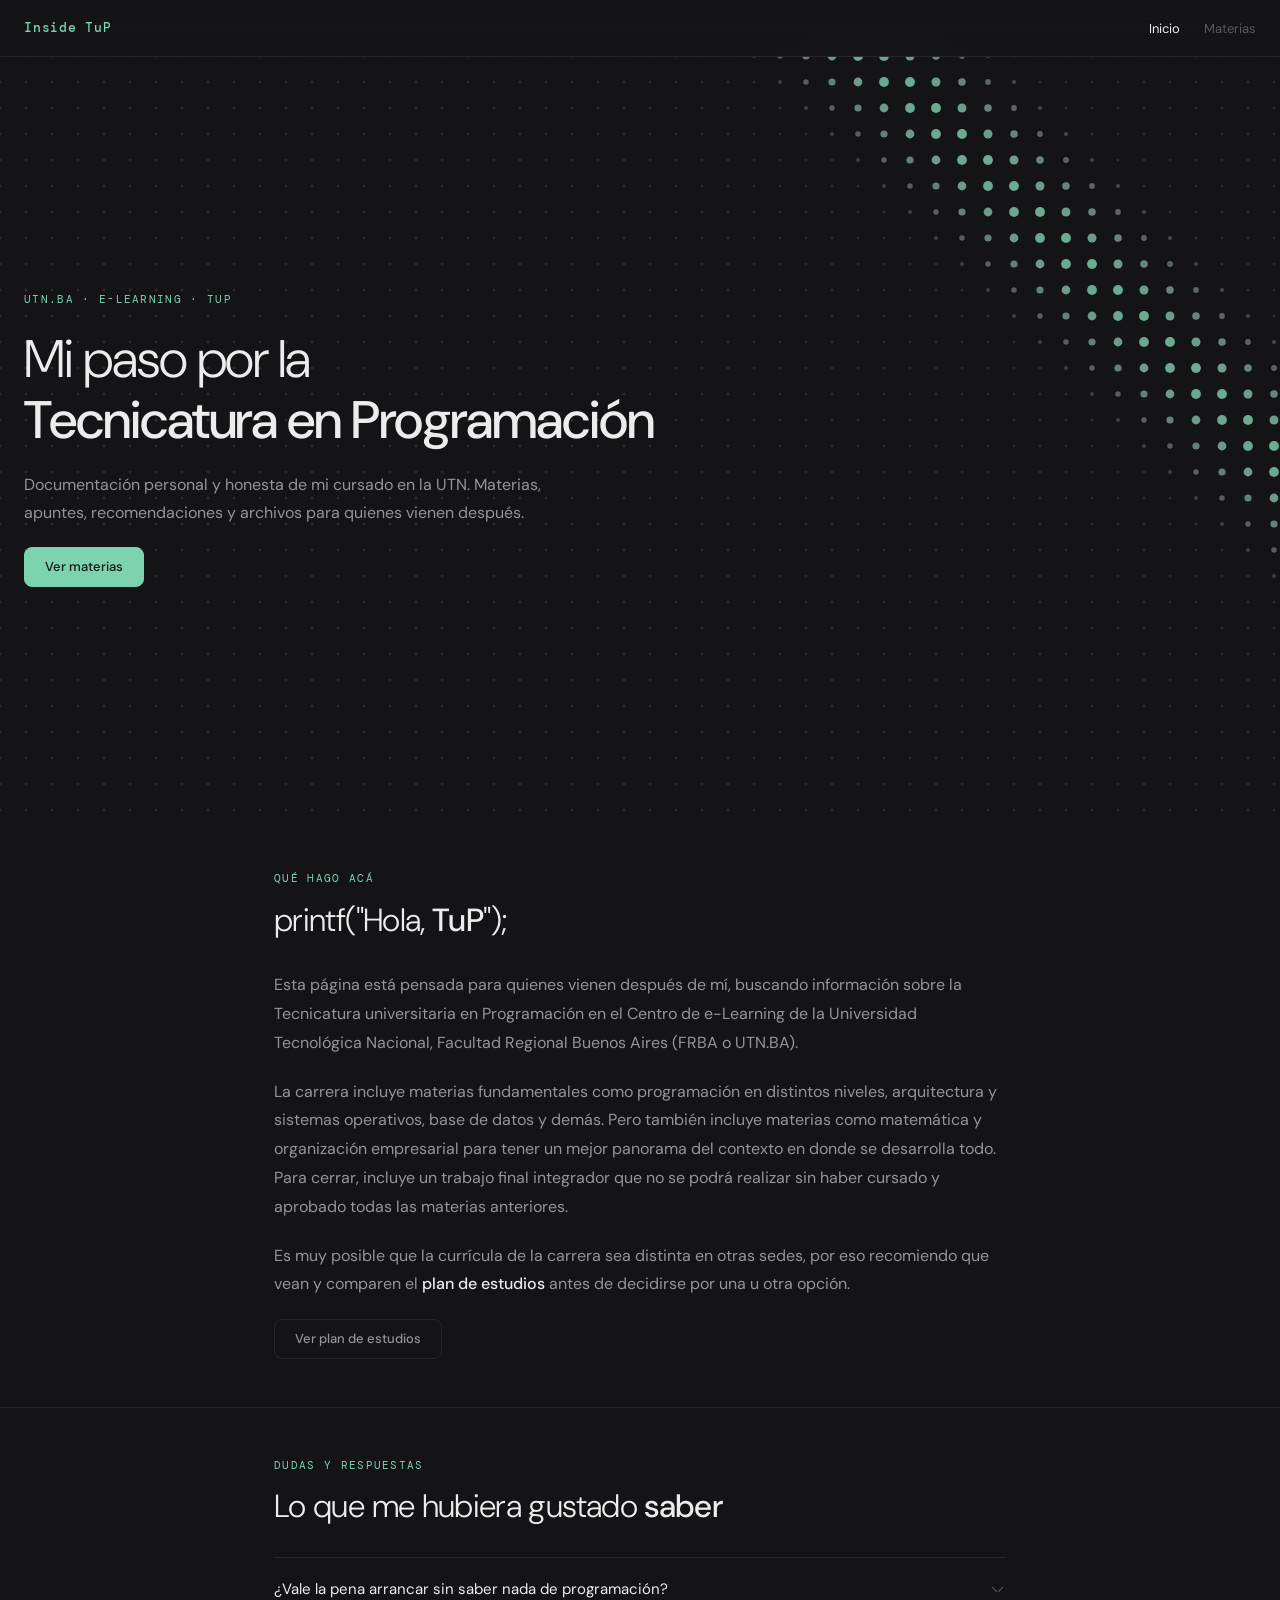
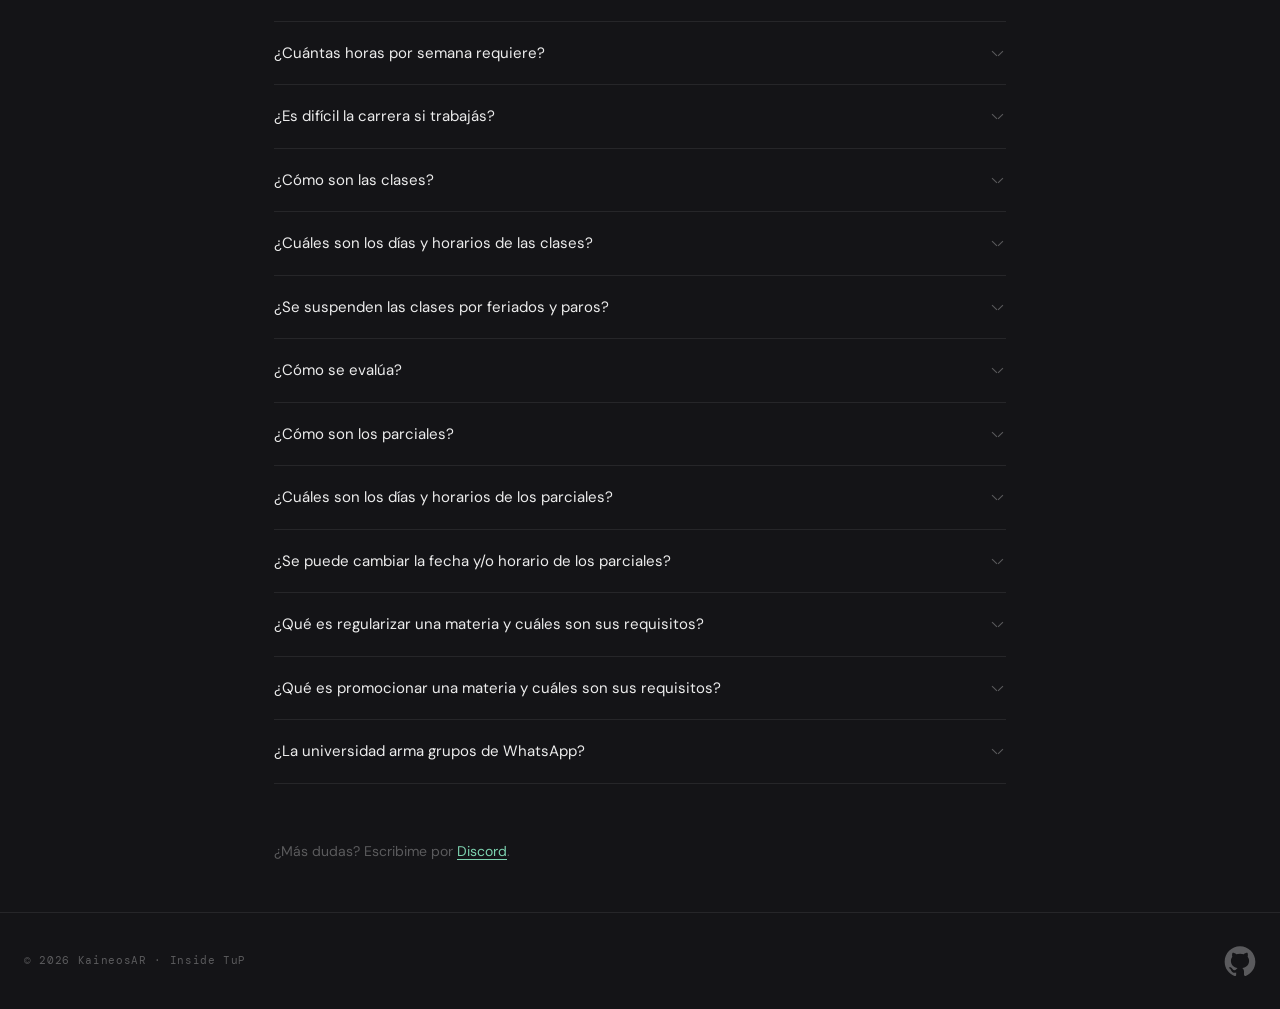
<file: index.html>
<!doctype html>
<html lang="es">
  <head>
    <title>Inside TuP</title>
    <meta charset="utf-8" />
    <meta name="viewport" content="width=device-width, initial-scale=1" />
    <link rel="icon" href="assets/img/UTN-fav-32x32.png" />
    <link rel="stylesheet" href="assets/css/global.css" />
    <link rel="stylesheet" href="assets/css/index.css" />
    <meta
      name="description"
      content="Documentación personal del cursado de la Tecnicatura universitaria en Programación en UTN.BA e-Learning. Materias, apuntes, recomendaciones y archivos para futuros estudiantes."
    />
    <meta name="author" content="Kaineos" />
    <meta name="copyright" content="Kaineos 2026" />
    <meta name="robots" content="index, follow, translate, snippet" />
    <meta property="og:title" content="Inside TuP" />
    <meta
      property="og:description"
      content="Documentación personal del cursado de la Tecnicatura universitaria en Programación en UTN.BA e-Learning. Materias, apuntes, recomendaciones y archivos para futuros estudiantes."
    />
    <meta property="og:image" content="assets/img/TuP-background.webp" />
    <meta
      property="og:image:alt"
      content="Estudiantes de programación colaborando con una tablet"
    />
    <meta property="og:url" content="https://kaineosar.github.io/Inside-TuP/" />
    <meta property="og:type" content="website" />
    <meta property="og:locale" content="es_AR" />
    <meta
      name="google-site-verification"
      content="8GdyhEa99Dtx4ReIS8Q-00VB0r0Mls4AxkyQdwUojCs"
    />
  </head>
  <body id="top">
    <header>
      <nav>
        <div>
          <a href="#top" aria-label="Inside TuP — Subir al inicio"
            >Inside TuP</a
          >

          <button
            aria-controls="nav-menu"
            aria-expanded="false"
            aria-label="Abrir menú de navegación"
          >
            <span></span>
            <span></span>
            <span></span>
          </button>

          <ul id="nav-menu">
            <li>
              <a href="index.html" aria-current="page">Inicio</a>
            </li>
            <li>
              <a href="materias.html">Materias</a>
            </li>
          </ul>
        </div>
      </nav>
    </header>
    <main>
      <section class="section hero" aria-labelledby="hero-title">
        <canvas id="hero-dots" aria-hidden="true"></canvas>
        <div>
          <div>
            <p>UTN.BA · e-Learning · TuP</p>
            <h1 id="hero-title">
              Mi paso por la
              <br />
              <strong>Tecnicatura en Programación</strong>
            </h1>
            <p>
              Documentación personal y honesta de mi cursado en la UTN.
              Materias, apuntes, recomendaciones y archivos para quienes vienen
              después.
            </p>
            <a href="materias.html">Ver materias</a>
          </div>
        </div>
      </section>
      <section class="section info" aria-labelledby="info-title">
        <div>
          <div>
            <p>Qué hago acá</p>
            <h2 id="info-title">printf("Hola, <strong>TuP</strong>");</h2>
          </div>
          <div>
            <p>
              Esta página está pensada para quienes vienen después de mí,
              buscando información sobre la Tecnicatura universitaria en
              Programación en el Centro de e-Learning de la Universidad
              Tecnológica Nacional, Facultad Regional Buenos Aires (FRBA o
              UTN.BA).
            </p>
            <p>
              La carrera incluye materias fundamentales como programación en
              distintos niveles, arquitectura y sistemas operativos, base de
              datos y demás. Pero también incluye materias como matemática y
              organización empresarial para tener un mejor panorama del contexto
              en donde se desarrolla todo.
              <br />
              Para cerrar, incluye un trabajo final integrador que no se podrá
              realizar sin haber cursado y aprobado todas las materias
              anteriores.
            </p>
            <p>
              Es muy posible que la currícula de la carrera sea distinta en
              otras sedes, por eso recomiendo que vean y comparen el
              <strong>plan de estudios</strong> antes de decidirse por una u
              otra opción.
            </p>
            <a
              href="assets/academic-files/TUP-Plan-de-estudios-Carreras.pdf"
              target="_blank"
              rel="noopener noreferrer"
              >Ver plan de estudios</a
            >
          </div>
        </div>
      </section>
      <section class="section faq" aria-labelledby="faq-title">
        <div>
          <div>
            <p>Dudas y respuestas</p>
            <h2 id="faq-title">
              Lo que me hubiera gustado <strong>saber</strong>
            </h2>
          </div>
          <div id="faq-items">
            <div class="faq-item">
              <button class="faq-trigger" aria-expanded="false">
                <span class="faq-question"
                  >¿Vale la pena arrancar sin saber nada de programación?</span
                >
                <span class="faq-icon"></span>
              </button>
              <div class="faq-body">
                <p class="faq-answer">
                  De una, el proceso de aprendizaje es llevadero. Pero suma
                  mucho tener conocimientos previos.
                </p>
              </div>
            </div>
            <div class="faq-item">
              <button class="faq-trigger" aria-expanded="false">
                <span class="faq-question"
                  >¿Cuántas horas por semana requiere?</span
                >
                <span class="faq-icon"></span>
              </button>
              <div class="faq-body">
                <p class="faq-answer">
                  Trato de dedicarle al menos una hora diaria a la materia del
                  día. Me alcanza porque ya tengo base en casi todas; si no,
                  tendría que meterle bastante más tiempo.
                </p>
              </div>
            </div>
            <div class="faq-item">
              <button class="faq-trigger" aria-expanded="false">
                <span class="faq-question"
                  >¿Es difícil la carrera si trabajás?</span
                >
                <span class="faq-icon"></span>
              </button>
              <div class="faq-body">
                <p class="faq-answer">
                  No trabajo, pero muchos de los compañeros que tengo trabajan
                  y/o hacen otras carreras más pesadas y llegan.
                </p>
              </div>
            </div>
            <div class="faq-item">
              <button class="faq-trigger" aria-expanded="false">
                <span class="faq-question">¿Cómo son las clases?</span>
                <span class="faq-icon"></span>
              </button>
              <div class="faq-body">
                <p class="faq-answer">
                  Las clases son virtuales y se hacen por Zoom. No es
                  obligatorio asistir, pero se recomienda. Tampoco es
                  obligatorio tener cámara y micrófono activos. Para participar
                  podés pedir permiso al profe, levantar la mano (emoji) o usar
                  el chat.
                  <br />
                  En caso de no poder asistir, se graban y se suben (2hs después
                  de terminada la clase) a la plataforma para que las veas
                  cuando puedas.
                </p>
              </div>
            </div>
            <div class="faq-item">
              <button class="faq-trigger" aria-expanded="false">
                <span class="faq-question"
                  >¿Cuáles son los días y horarios de las clases?</span
                >
                <span class="faq-icon"></span>
              </button>
              <div class="faq-body">
                <p class="faq-answer">
                  Los días y horarios de las clases son de lunes a viernes, de
                  18:30 a 20:30 horas.
                </p>
              </div>
            </div>
            <div class="faq-item">
              <button class="faq-trigger" aria-expanded="false">
                <span class="faq-question"
                  >¿Se suspenden las clases por feriados y paros?</span
                >
                <span class="faq-icon"></span>
              </button>
              <div class="faq-body">
                <p class="faq-answer">
                  Las clases solo se suspenden por feriados, no por paros.
                </p>
              </div>
            </div>
            <div class="faq-item">
              <button class="faq-trigger" aria-expanded="false">
                <span class="faq-question">¿Cómo se evalúa?</span>
                <span class="faq-icon"></span>
              </button>
              <div class="faq-body">
                <p class="faq-answer">
                  A lo largo del cuatrimestre los profesores evalúan a los
                  estudiantes mediante "tareas" obligatorias llamadas
                  "autoevaluaciones". Tienen teoría, en formato multiple choice,
                  y práctica si la materia lo permite. Se necesita haber hecho
                  el 75%, como mínimo, de todas las autoevaluaciones lanzadas
                  antes del parcial para poder realizarlo.
                </p>
              </div>
            </div>
            <div class="faq-item">
              <button class="faq-trigger" aria-expanded="false">
                <span class="faq-question">¿Cómo son los parciales?</span>
                <span class="faq-icon"></span>
              </button>
              <div class="faq-body">
                <p class="faq-answer">
                  Los parciales son virtuales y están conformados, en su
                  mayoría, por preguntas teóricas en formato multiple choice. En
                  casos como Programación puede haber pequeños ejercicios
                  prácticos.
                </p>
              </div>
            </div>
            <div class="faq-item">
              <button class="faq-trigger" aria-expanded="false">
                <span class="faq-question"
                  >¿Cuáles son los días y horarios de los parciales?</span
                >
                <span class="faq-icon"></span>
              </button>
              <div class="faq-body">
                <p class="faq-answer">
                  Los días y horarios de los parciales compartirán el día de la
                  materia, o sea, se realizarán en los mismos días que las
                  clases. Los horarios pueden variar, pero en su mayoría van de
                  18:00 a 22:00.
                  <br />
                  Esto no quiere decir que tengas 6hs para resolverlos, sino que
                  entre esos 2 puntos tenés una ventana de 1h para resolverlos,
                  ni un minuto más. (si te da, podés hacerlo en menos tiempo,
                  pero no se extiende el plazo)
                </p>
              </div>
            </div>
            <div class="faq-item">
              <button class="faq-trigger" aria-expanded="false">
                <span class="faq-question"
                  >¿Se puede cambiar la fecha y/o horario de los
                  parciales?</span
                >
                <span class="faq-icon"></span>
              </button>
              <div class="faq-body">
                <p class="faq-answer">
                  No, una vez establecidos, no se pueden cambiar. Es
                  responsabilidad de uno hacerse del horario para realizarlo. En
                  caso de trabajar se puede pedir el certificado de examen en la
                  web de la UTN (soporte/atención al cliente).
                </p>
              </div>
            </div>
            <div class="faq-item">
              <button class="faq-trigger" aria-expanded="false">
                <span class="faq-question"
                  >¿Qué es regularizar una materia y cuáles son sus
                  requisitos?</span
                >
                <span class="faq-icon"></span>
              </button>
              <div class="faq-body">
                <p class="faq-answer">
                  Regularizar una materia es quedar habilitado para rendir el
                  examen final. Para eso, es necesario cumplir con dos
                  requisitos: haber aprobado ambos parciales (en instancia
                  regular o recuperatorio) y contar con al menos el 75% de las
                  autoevaluaciones del cuatrimestre aprobadas.
                </p>
              </div>
            </div>
            <div class="faq-item">
              <button class="faq-trigger" aria-expanded="false">
                <span class="faq-question"
                  >¿Qué es promocionar una materia y cuáles son sus
                  requisitos?</span
                >
                <span class="faq-icon"></span>
              </button>
              <div class="faq-body">
                <p class="faq-answer">
                  Promocionar significa aprobar directamente sin rendir el
                  final. Los requisitos son: promedio de 8 o más en los
                  parciales, tener hechas y aprobadas al menos el 75% de las
                  autoevaluaciones y no haber ido a recuperatorio (si rendís
                  uno, ya no promocionás).
                  <br />
                  Ojo: las autoevaluaciones son obligatorias pero no suman
                  puntos a tu nota final.
                </p>
              </div>
            </div>
            <div class="faq-item">
              <button class="faq-trigger" aria-expanded="false">
                <span class="faq-question"
                  >¿La universidad arma grupos de WhatsApp?</span
                >
                <span class="faq-icon"></span>
              </button>
              <div class="faq-body">
                <p class="faq-answer">
                  Nop, eso ya depende de cada curso. Si ya estás en la carrera y
                  tenés el Campus pero todavía no hay grupo, te conviene armarlo
                  vos. Discord estaría buenísimo porque es más ordenado, pero la
                  mayoría (al menos en mi curso) no tiene idea de cómo usarlo,
                  así que mejor no te la compliques.
                </p>
              </div>
            </div>
          </div>

          <p class="faq-contact">
            ¿Más dudas? Escribime por
            <a
              href="https://discordapp.com/users/646752998462193664"
              target="_blank"
              rel="noopener noreferrer"
              >Discord</a
            >.
          </p>
        </div>
      </section>
    </main>
    <footer>
      <div>
        <span>&copy; 2026 KaineosAR · Inside TuP</span>
        <a
          href="https://github.com/KaineosAR/Inside-TuP"
          target="_blank"
          rel="noopener noreferrer"
          aria-label="Ver proyecto en Github"
        >
          <svg width="32" height="32" aria-hidden="true">
            <use href="assets/img/GitHub-icon.svg#github-icon" />
          </svg>
        </a>
      </div>
    </footer>
    <script type="module" src="assets/js/index.js"></script>
  </body>
</html>
</file>
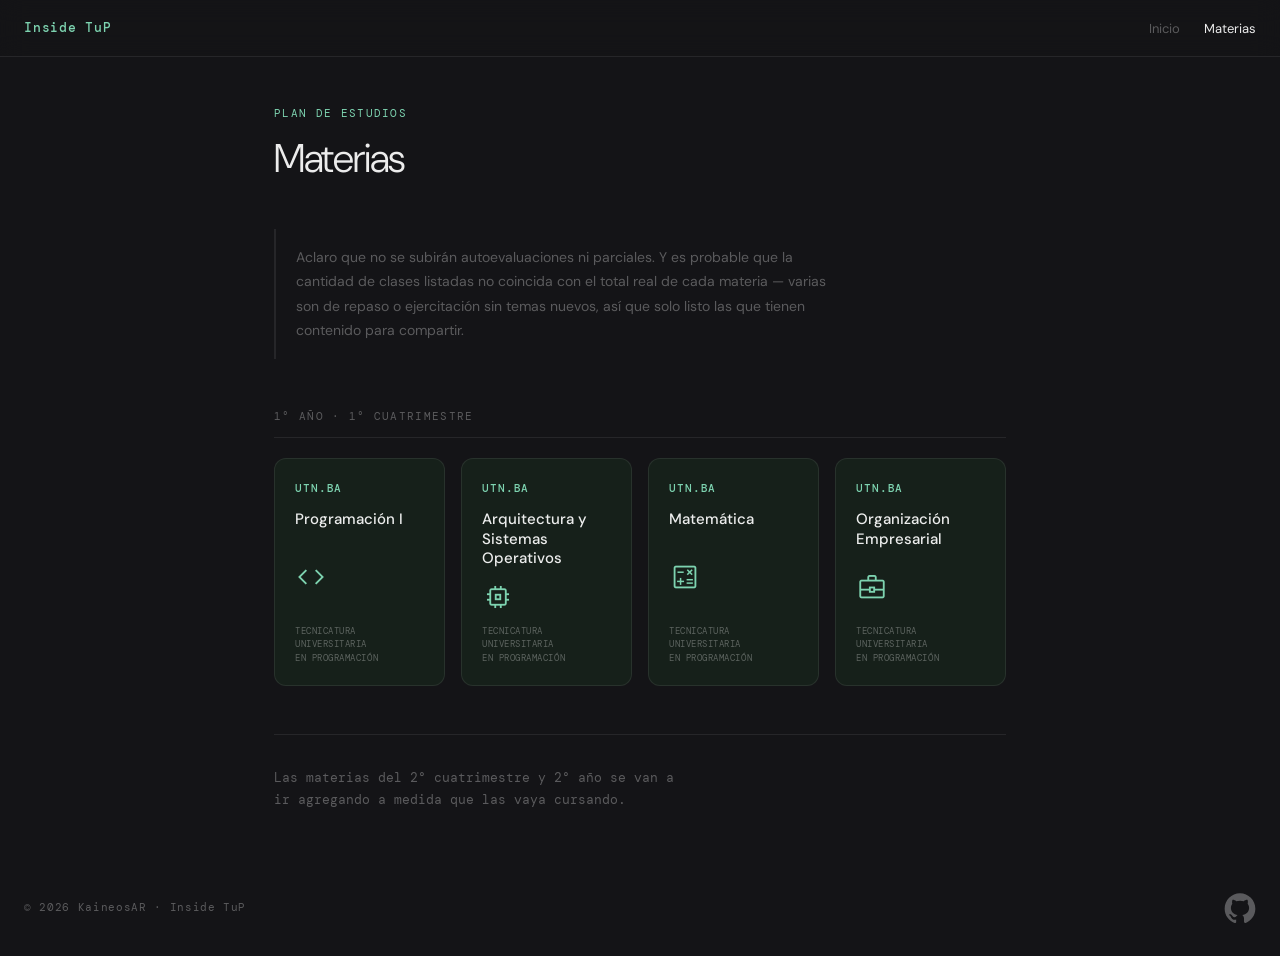
<file: materias.html>
<!doctype html>
<html lang="es">
  <head>
    <title>Materias — Inside TuP</title>
    <meta charset="utf-8" />
    <meta name="viewport" content="width=device-width, initial-scale=1" />
    <link rel="icon" href="assets/img/UTN-fav-32x32.png" />
    <link rel="stylesheet" href="assets/css/global.css" />
    <link rel="stylesheet" href="assets/css/materias.css" />
    <meta
      name="description"
      content="Materias de la Tecnicatura universitaria en Programación en UTN.BA e-Learning, organizadas por año y cuatrimestre."
    />
    <meta name="author" content="Kaineos" />
    <meta name="copyright" content="Kaineos 2026" />
    <meta name="robots" content="index, follow, translate, snippet" />
    <meta property="og:title" content="Materias — Inside TuP" />
    <meta
      property="og:description"
      content="Materias de la Tecnicatura universitaria en Programación en UTN.BA e-Learning, organizadas por año y cuatrimestre."
    />
    <meta
      property="og:url"
      content="https://kaineosar.github.io/Inside-TuP/materias.html"
    />
    <meta property="og:type" content="website" />
    <meta property="og:locale" content="es_AR" />
  </head>
  <body id="top">
    <header>
      <nav>
        <div>
          <a href="index.html" aria-label="Inside TuP — Volver a la página de inicio"
            >Inside TuP</a
          >

          <button
            aria-controls="nav-menu"
            aria-expanded="false"
            aria-label="Abrir menú de navegación"
          >
            <span></span>
            <span></span>
            <span></span>
          </button>

          <ul id="nav-menu">
            <li>
              <a href="index.html">Inicio</a>
            </li>
            <li>
              <a href="materias.html" aria-current="page">Materias</a>
            </li>
          </ul>
        </div>
      </nav>
    </header>

    <main>
      <section class="section materias" aria-labelledby="materias-title">
        <div>
          <div class="materias-header">
            <p>Plan de estudios</p>
            <h1 id="materias-title">Materias</h1>
          </div>

          <!-- Content notice -->
          <p class="materias-aviso">
            Aclaro que no se subirán autoevaluaciones ni parciales. Y es
            probable que la cantidad de clases listadas no coincida con el total
            real de cada materia — varias son de repaso o ejercitación sin temas
            nuevos, así que solo listo las que tienen contenido para compartir.
          </p>

          <!-- 1° Año — 1° Cuatrimestre -->
          <div class="cuatri-block">
            <p class="cuatri-label">1° Año · 1° Cuatrimestre</p>
            <div class="cards-grid">
              <a
                href="materias/programacion-1.html"
                class="materia-card"
                aria-label="Programación I"
              >
                <span class="card-top">
                  <span class="card-logo">UTN.BA</span>
                  <span class="card-name">Programación I</span>
                </span>
                <span
                  class="material-symbols-outlined card-icon"
                  aria-hidden="true"
                  >code</span
                >
                <span class="card-footer"
                  >Tecnicatura universitaria<br />en Programación</span
                >
              </a>

              <a
                href="materias/arquitectura-so.html"
                class="materia-card"
                aria-label="Arquitectura y Sistemas Operativos"
              >
                <span class="card-top">
                  <span class="card-logo">UTN.BA</span>
                  <span class="card-name"
                    >Arquitectura y Sistemas Operativos</span
                  >
                </span>
                <span
                  class="material-symbols-outlined card-icon"
                  aria-hidden="true"
                  >memory</span
                >
                <span class="card-footer"
                  >Tecnicatura universitaria<br />en Programación</span
                >
              </a>

              <a
                href="materias/matematica.html"
                class="materia-card"
                aria-label="Matemática"
              >
                <span class="card-top">
                  <span class="card-logo">UTN.BA</span>
                  <span class="card-name">Matemática</span>
                </span>
                <span
                  class="material-symbols-outlined card-icon"
                  aria-hidden="true"
                  >calculate</span
                >
                <span class="card-footer"
                  >Tecnicatura universitaria<br />en Programación</span
                >
              </a>

              <a
                href="materias/organizacion-empresarial.html"
                class="materia-card"
                aria-label="Organización Empresarial"
              >
                <span class="card-top">
                  <span class="card-logo">UTN.BA</span>
                  <span class="card-name">Organización Empresarial</span>
                </span>
                <span
                  class="material-symbols-outlined card-icon"
                  aria-hidden="true"
                  >business_center</span
                >
                <span class="card-footer"
                  >Tecnicatura universitaria<br />en Programación</span
                >
              </a>
            </div>
          </div>

          <!-- Materias pendientes -->
          <div class="pendiente-block">
            <p class="pendiente-texto">
              Las materias del 2° cuatrimestre y 2° año se van a ir agregando a
              medida que las vaya cursando.
            </p>
          </div>
        </div>
      </section>
    </main>

    <footer>
      <div>
        <span>&copy; 2026 KaineosAR · Inside TuP</span>
        <a
          href="https://github.com/KaineosAR/Inside-TuP"
          target="_blank"
          aria-label="Ver proyecto en Github"
        >
          <svg width="32" height="32" aria-hidden="true">
            <use href="assets/img/GitHub-icon.svg#github-icon" />
          </svg>
        </a>
      </div>
    </footer>

    <script type="module" src="assets/js/materias.js"></script>
  </body>
</html>
</file>
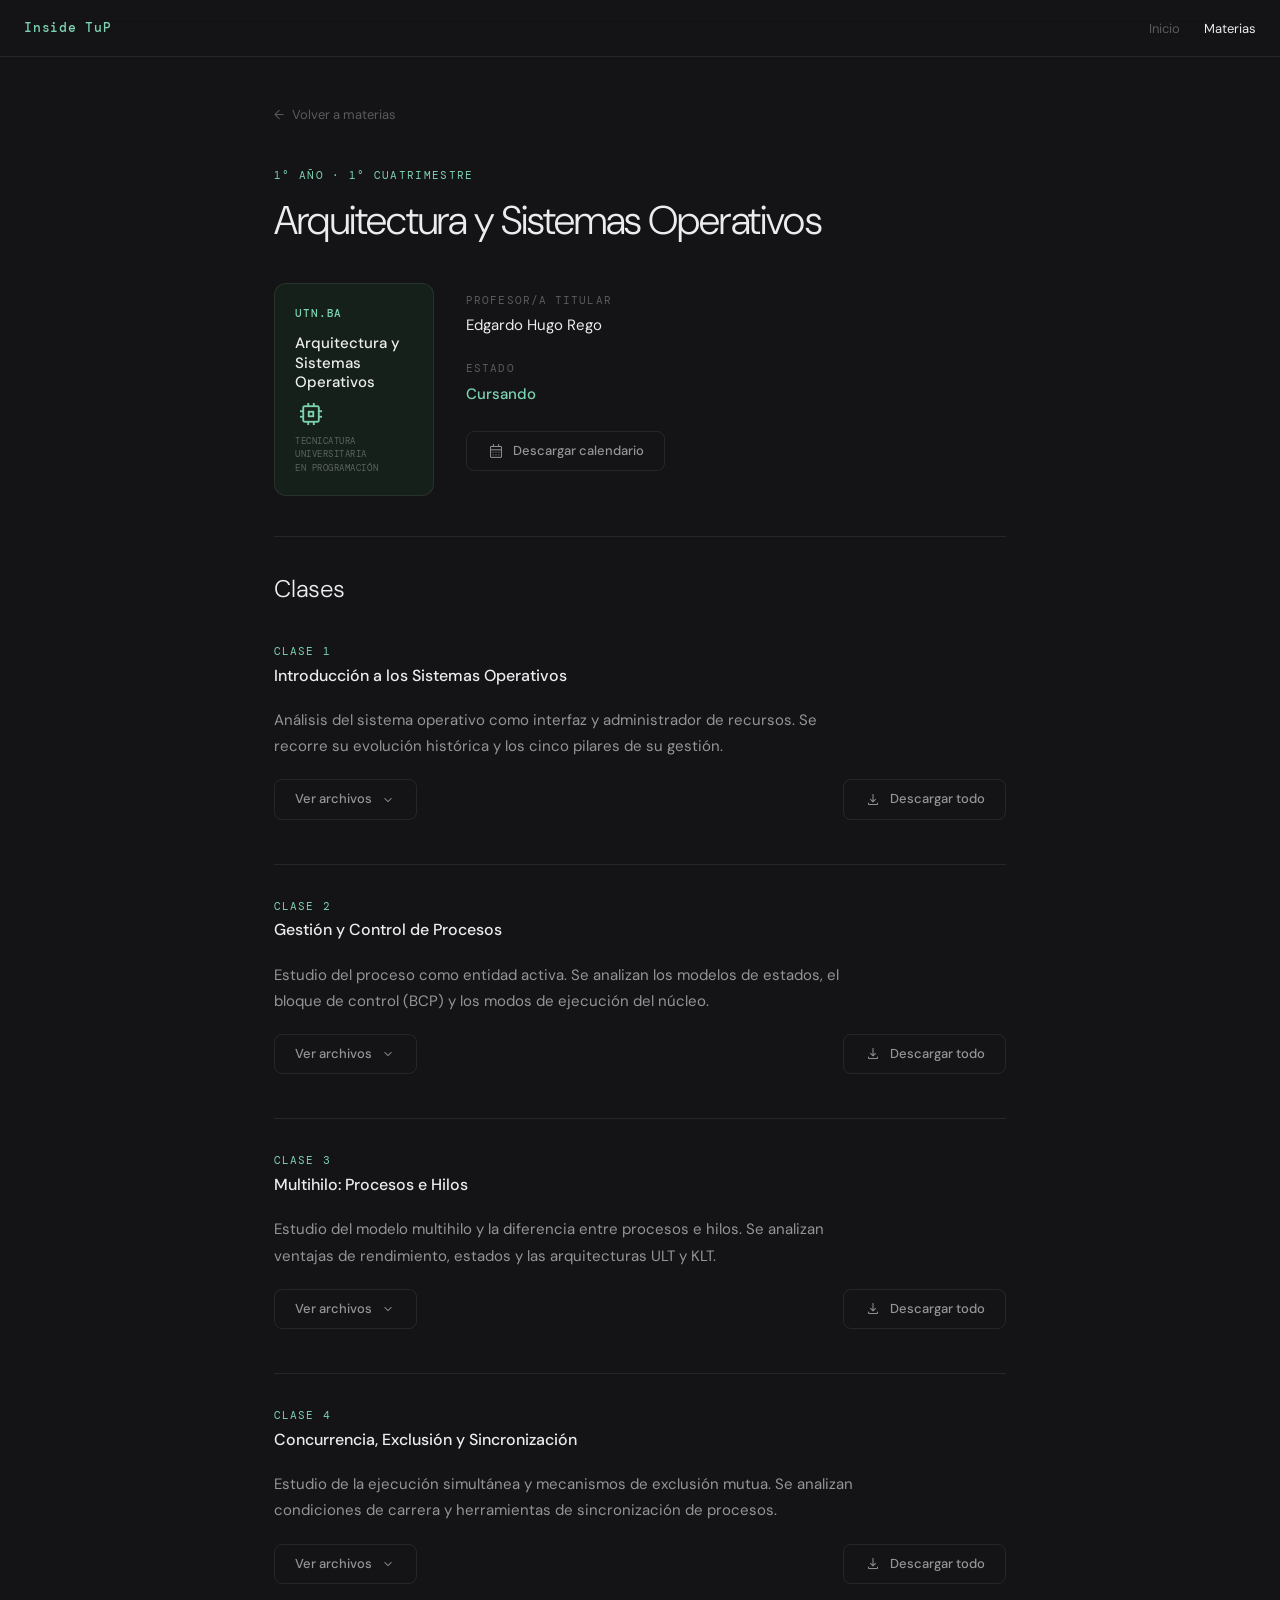
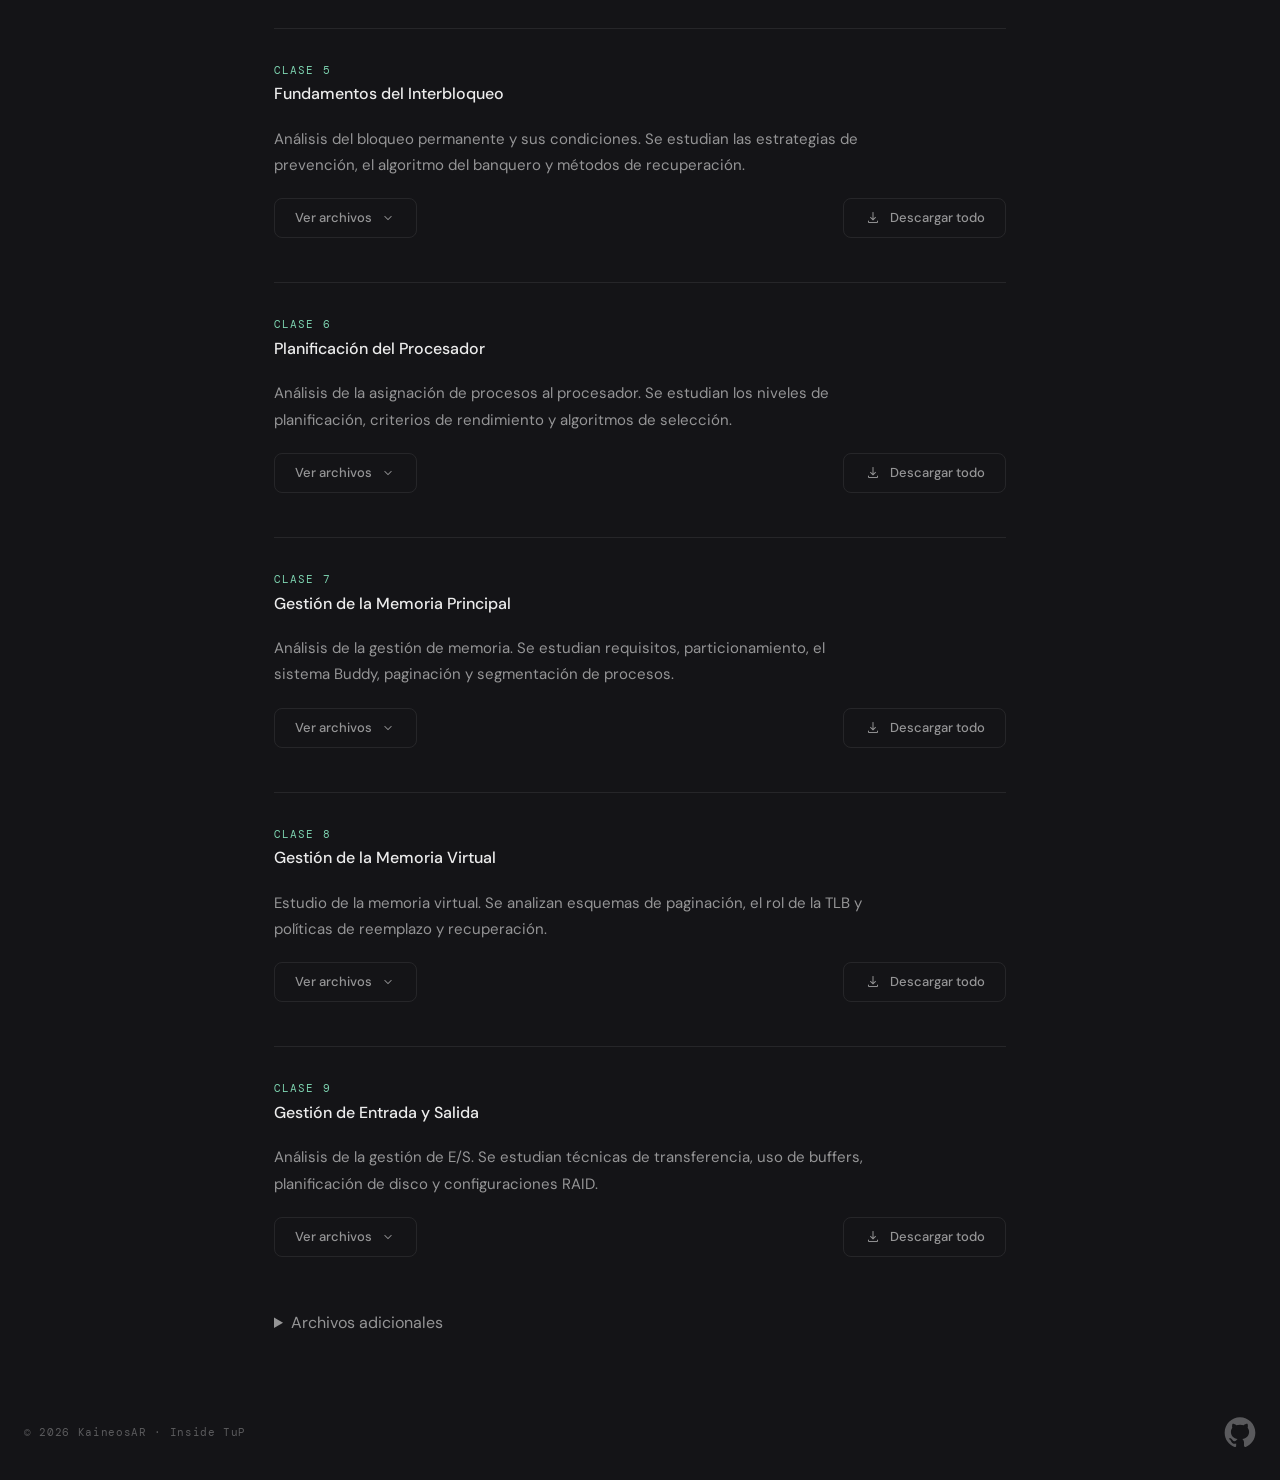
<file: materias/arquitectura-so.html>
<!doctype html>
<html lang="es">
  <head>
    <title>Arquitectura y Sistemas Operativos — Inside TuP</title>
    <meta charset="utf-8" />
    <meta name="viewport" content="width=device-width, initial-scale=1" />
    <link rel="icon" href="../assets/img/UTN-fav-32x32.png" />
    <link rel="stylesheet" href="../assets/css/global.css" />
    <link rel="stylesheet" href="../assets/css/materia.css" />
    <meta
      name="description"
      content="Clases, archivos y apuntes de Arquitectura y Sistemas Operativos — Tecnicatura universitaria en Programación, UTN.BA e-Learning."
    />
    <meta name="author" content="Kaineos" />
    <meta name="copyright" content="Kaineos 2026" />
    <meta name="robots" content="index, follow, translate, snippet" />
    <meta
      property="og:title"
      content="Arquitectura y Sistemas Operativos — Inside TuP"
    />
    <meta
      property="og:description"
      content="Clases, archivos y apuntes de Arquitectura y Sistemas Operativos — Tecnicatura universitaria en Programación, UTN.BA e-Learning."
    />
    <meta property="og:type" content="website" />
    <meta property="og:locale" content="es_AR" />
  </head>
  <body id="top">
    <header>
      <nav>
        <div>
          <a
            href="../index.html"
            aria-label="Inside TuP — Volver a la página de inicio"
            >Inside TuP</a
          >

          <button
            aria-controls="nav-menu"
            aria-expanded="false"
            aria-label="Abrir menú de navegación"
          >
            <span></span>
            <span></span>
            <span></span>
          </button>

          <ul id="nav-menu">
            <li>
              <a href="../index.html">Inicio</a>
            </li>
            <li>
              <a href="../materias.html" aria-current="page">Materias</a>
            </li>
          </ul>
        </div>
      </nav>
    </header>

    <main>
      <section class="section materia" aria-labelledby="materia-title">
        <div>
          <!-- Back link -->
          <a href="../materias.html" class="back-link">
            <span aria-hidden="true">←</span> Volver a materias
          </a>

          <!-- Page title -->
          <div class="materia-intro">
            <p>1° Año · 1° Cuatrimestre</p>
            <h1 id="materia-title">Arquitectura y Sistemas Operativos</h1>
          </div>

          <!-- Card + metadata -->
          <div class="materia-top">
            <!-- Card (same design as materias.html, with view-transition-name) -->
            <div class="materia-card" aria-hidden="true">
              <span class="card-top">
                <span class="card-logo">UTN.BA</span>
                <span class="card-name"
                  >Arquitectura y Sistemas Operativos</span
                >
              </span>
              <span class="material-symbols-outlined card-icon">memory</span>
              <span class="card-footer"
                >Tecnicatura universitaria<br />en Programación</span
              >
            </div>

            <!-- Metadata -->
            <div class="materia-meta">
              <dl class="meta-list">
                <div class="meta-item">
                  <dt>Profesor/a titular</dt>
                  <dd>Edgardo Hugo Rego</dd>
                </div>
                <div class="meta-item">
                  <dt>Estado</dt>
                  <dd class="meta-estado cursando">Cursando</dd>
                </div>
              </dl>

              <a
                href="../assets/academic-files/Cuatrimestre-1/Arquitectura-y-Sistemas-Operativos/Cronograma-Arquitectura-y-SO.pdf"
                class="btn-ghost"
                target="_blank"
                rel="noopener noreferrer"
              >
                <span
                  class="material-symbols-outlined btn-icon"
                  aria-hidden="true"
                  >calendar_month</span
                >
                Descargar calendario
              </a>
            </div>
          </div>

          <!-- Classes -->
          <section class="clases" aria-labelledby="clases-title">
            <h2 id="clases-title">Clases</h2>

            <!-- Clase 1 -->
            <article class="clase-block" aria-labelledby="clase-1-titulo">
              <div class="clase-header">
                <p class="clase-num">Clase 1</p>
                <h3 id="clase-1-titulo" class="clase-tema">
                  Introducción a los Sistemas Operativos
                </h3>
              </div>

              <p class="clase-desc">
                Análisis del sistema operativo como interfaz y administrador de
                recursos. Se recorre su evolución histórica y los cinco pilares
                de su gestión.
              </p>

              <div class="clase-actions">
                <!-- Collapsible files -->
                <div class="clase-archivos">
                  <button
                    class="clase-archivos-trigger"
                    aria-expanded="false"
                    aria-controls="archivos-clase-1"
                  >
                    <span>Ver archivos</span>
                    <span
                      class="material-symbols-outlined trigger-icon"
                      aria-hidden="true"
                      >expand_more</span
                    >
                  </button>
                  <div class="clase-archivos-body" id="archivos-clase-1">
                    <ul class="archivos-list">
                      <li class="archivo-item">
                        <div class="archivo-info">
                          <span
                            class="material-symbols-outlined archivo-icon"
                            aria-hidden="true"
                            >picture_as_pdf</span
                          >
                          <div>
                            <p class="archivo-nombre">
                              Unidad-1-Introduccion-a-los-Sistemas-Operativos.pdf
                            </p>
                            <p class="archivo-desc">Lectura</p>
                          </div>
                        </div>
                        <a
                          href="../assets/academic-files/Cuatrimestre-1/Arquitectura-y-Sistemas-Operativos/Clase-1/Unidad-1-Introduccion-a-los-Sistemas-Operativos.pdf"
                          class="archivo-btn"
                          target="_blank"
                          rel="noopener noreferrer"
                          aria-label="Ver Unidad-1-Introduccion-a-los-Sistemas-Operativos.pdf"
                        >
                          <span
                            class="material-symbols-outlined"
                            aria-hidden="true"
                            >visibility</span
                          >
                          Ver
                        </a>
                      </li>
                      <li class="archivo-item">
                        <div class="archivo-info">
                          <span
                            class="material-symbols-outlined archivo-icon"
                            aria-hidden="true"
                            >picture_as_pdf</span
                          >
                          <div>
                            <p class="archivo-nombre">Clase-1-C2-Medrano.pdf</p>
                            <p class="archivo-desc">Complemento</p>
                          </div>
                        </div>
                        <a
                          href="../assets/academic-files/Cuatrimestre-1/Arquitectura-y-Sistemas-Operativos/Clase-1/Clase-1-C2-Medrano.pdf"
                          class="archivo-btn"
                          target="_blank"
                          rel="noopener noreferrer"
                          aria-label="Ver Clase-1-C2-Medrano.pdf"
                        >
                          <span
                            class="material-symbols-outlined"
                            aria-hidden="true"
                            >visibility</span
                          >
                          Ver
                        </a>
                      </li>
                    </ul>
                  </div>
                </div>

                <!-- Download all -->
                <a
                  href="../assets/academic-files/Cuatrimestre-1/Arquitectura-y-Sistemas-Operativos/Clases-comprimidas/Clase-1.zip"
                  class="btn-ghost clase-dl-all"
                  download
                  aria-label="Descargar todo el material de la clase 1"
                >
                  <span
                    class="material-symbols-outlined btn-icon"
                    aria-hidden="true"
                    >download</span
                  >
                  Descargar todo
                </a>
              </div>
            </article>

            <!-- Clase 2 -->
            <article class="clase-block" aria-labelledby="clase-2-titulo">
              <div class="clase-header">
                <p class="clase-num">Clase 2</p>
                <h3 id="clase-2-titulo" class="clase-tema">
                  Gestión y Control de Procesos
                </h3>
              </div>

              <p class="clase-desc">
                Estudio del proceso como entidad activa. Se analizan los modelos
                de estados, el bloque de control (BCP) y los modos de ejecución
                del núcleo.
              </p>

              <div class="clase-actions">
                <!-- Collapsible files -->
                <div class="clase-archivos">
                  <button
                    class="clase-archivos-trigger"
                    aria-expanded="false"
                    aria-controls="archivos-clase-2"
                  >
                    <span>Ver archivos</span>
                    <span
                      class="material-symbols-outlined trigger-icon"
                      aria-hidden="true"
                      >expand_more</span
                    >
                  </button>
                  <div class="clase-archivos-body" id="archivos-clase-2">
                    <ul class="archivos-list">
                      <li class="archivo-item">
                        <div class="archivo-info">
                          <span
                            class="material-symbols-outlined archivo-icon"
                            aria-hidden="true"
                            >picture_as_pdf</span
                          >
                          <div>
                            <p class="archivo-nombre">Clase-2-PROCESOS.pdf</p>
                            <p class="archivo-desc">Lectura</p>
                          </div>
                        </div>
                        <a
                          href="../assets/academic-files/Cuatrimestre-1/Arquitectura-y-Sistemas-Operativos/Clase-2/Clase-2-PROCESOS.pdf"
                          class="archivo-btn"
                          target="_blank"
                          rel="noopener noreferrer"
                          aria-label="Ver Clase-2-PROCESOS.pdf"
                        >
                          <span
                            class="material-symbols-outlined"
                            aria-hidden="true"
                            >visibility</span
                          >
                          Ver
                        </a>
                      </li>
                      <li class="archivo-item">
                        <div class="archivo-info">
                          <span
                            class="material-symbols-outlined archivo-icon"
                            aria-hidden="true"
                            >picture_as_pdf</span
                          >
                          <div>
                            <p class="archivo-nombre">Clase-2.pdf</p>
                            <p class="archivo-desc">Complemento</p>
                          </div>
                        </div>
                        <a
                          href="../assets/academic-files/Cuatrimestre-1/Arquitectura-y-Sistemas-Operativos/Clase-2/Clase-2.pdf"
                          class="archivo-btn"
                          target="_blank"
                          rel="noopener noreferrer"
                          aria-label="Ver Clase-2.pdf"
                        >
                          <span
                            class="material-symbols-outlined"
                            aria-hidden="true"
                            >visibility</span
                          >
                          Ver
                        </a>
                      </li>
                    </ul>
                  </div>
                </div>

                <!-- Download all -->
                <a
                  href="../assets/academic-files/Cuatrimestre-1/Arquitectura-y-Sistemas-Operativos/Clases-comprimidas/Clase-2.zip"
                  class="btn-ghost clase-dl-all"
                  download
                  aria-label="Descargar todo el material de la clase 2"
                >
                  <span
                    class="material-symbols-outlined btn-icon"
                    aria-hidden="true"
                    >download</span
                  >
                  Descargar todo
                </a>
              </div>
            </article>

            <!-- Clase 3 -->
            <article class="clase-block" aria-labelledby="clase-3-titulo">
              <div class="clase-header">
                <p class="clase-num">Clase 3</p>
                <h3 id="clase-3-titulo" class="clase-tema">
                  Multihilo: Procesos e Hilos
                </h3>
              </div>

              <p class="clase-desc">
                Estudio del modelo multihilo y la diferencia entre procesos e
                hilos. Se analizan ventajas de rendimiento, estados y las
                arquitecturas ULT y KLT.
              </p>

              <div class="clase-actions">
                <div class="clase-archivos">
                  <button
                    class="clase-archivos-trigger"
                    aria-expanded="false"
                    aria-controls="archivos-clase-3"
                  >
                    <span>Ver archivos</span>
                    <span
                      class="material-symbols-outlined trigger-icon"
                      aria-hidden="true"
                      >expand_more</span
                    >
                  </button>
                  <div class="clase-archivos-body" id="archivos-clase-3">
                    <ul class="archivos-list">
                      <li class="archivo-item">
                        <div class="archivo-info">
                          <span
                            class="material-symbols-outlined archivo-icon"
                            aria-hidden="true"
                            >picture_as_pdf</span
                          >
                          <div>
                            <p class="archivo-nombre">
                              Material-de-Lectura-Clase-3-Procesos-e-Hilos.pdf
                            </p>
                            <p class="archivo-desc">Lectura</p>
                          </div>
                        </div>
                        <a
                          href="../assets/academic-files/Cuatrimestre-1/Arquitectura-y-Sistemas-Operativos/Clase-3/Material-de-Lectura-Clase-3-Procesos-e-Hilos.pdf"
                          class="archivo-btn"
                          target="_blank"
                          rel="noopener noreferrer"
                          aria-label="Ver Material-de-Lectura-Clase-3-Procesos-e-Hilos.pdf"
                        >
                          <span
                            class="material-symbols-outlined"
                            aria-hidden="true"
                            >visibility</span
                          >
                          Ver
                        </a>
                      </li>
                      <li class="archivo-item">
                        <div class="archivo-info">
                          <span
                            class="material-symbols-outlined archivo-icon"
                            aria-hidden="true"
                            >picture_as_pdf</span
                          >
                          <div>
                            <p class="archivo-nombre">Clase-3.pdf</p>
                            <p class="archivo-desc">Complemento</p>
                          </div>
                        </div>
                        <a
                          href="../assets/academic-files/Cuatrimestre-1/Arquitectura-y-Sistemas-Operativos/Clase-3/Clase-3.pdf"
                          class="archivo-btn"
                          target="_blank"
                          rel="noopener noreferrer"
                          aria-label="Ver Clase-3.pdf"
                        >
                          <span
                            class="material-symbols-outlined"
                            aria-hidden="true"
                            >visibility</span
                          >
                          Ver
                        </a>
                      </li>
                    </ul>
                  </div>
                </div>

                <a
                  href="../assets/academic-files/Cuatrimestre-1/Arquitectura-y-Sistemas-Operativos/Clases-comprimidas/Clase-3.zip"
                  class="btn-ghost clase-dl-all"
                  download
                  aria-label="Descargar todo el material de la clase 3"
                >
                  <span
                    class="material-symbols-outlined btn-icon"
                    aria-hidden="true"
                    >download</span
                  >
                  Descargar todo
                </a>
              </div>
            </article>

            <!-- Clase 4 -->
            <article class="clase-block" aria-labelledby="clase-4-titulo">
              <div class="clase-header">
                <p class="clase-num">Clase 4</p>
                <h3 id="clase-4-titulo" class="clase-tema">
                  Concurrencia, Exclusión y Sincronización
                </h3>
              </div>

              <p class="clase-desc">
                Estudio de la ejecución simultánea y mecanismos de exclusión
                mutua. Se analizan condiciones de carrera y herramientas de
                sincronización de procesos.
              </p>

              <div class="clase-actions">
                <div class="clase-archivos">
                  <button
                    class="clase-archivos-trigger"
                    aria-expanded="false"
                    aria-controls="archivos-clase-4"
                  >
                    <span>Ver archivos</span>
                    <span
                      class="material-symbols-outlined trigger-icon"
                      aria-hidden="true"
                      >expand_more</span
                    >
                  </button>
                  <div class="clase-archivos-body" id="archivos-clase-4">
                    <ul class="archivos-list">
                      <li class="archivo-item">
                        <div class="archivo-info">
                          <span
                            class="material-symbols-outlined archivo-icon"
                            aria-hidden="true"
                            >picture_as_pdf</span
                          >
                          <div>
                            <p class="archivo-nombre">
                              Material-de-Lectura-Clase-4-Concurrencia-Exclusion-mutua-y-Sincronizacion.pdf
                            </p>
                            <p class="archivo-desc">Lectura</p>
                          </div>
                        </div>
                        <a
                          href="../assets/academic-files/Cuatrimestre-1/Arquitectura-y-Sistemas-Operativos/Clase-4/Material-de-Lectura-Clase-4-Concurrencia-Exclusion-mutua-y-Sincronizacion.pdf"
                          class="archivo-btn"
                          target="_blank"
                          rel="noopener noreferrer"
                          aria-label="Ver Material-de-Lectura-Clase-4-Concurrencia-Exclusion-mutua-y-Sincronizacion.pdf"
                        >
                          <span
                            class="material-symbols-outlined"
                            aria-hidden="true"
                            >visibility</span
                          >
                          Ver
                        </a>
                      </li>
                      <li class="archivo-item">
                        <div class="archivo-info">
                          <span
                            class="material-symbols-outlined archivo-icon"
                            aria-hidden="true"
                            >picture_as_pdf</span
                          >
                          <div>
                            <p class="archivo-nombre">
                              Unidad-4-Concurrencia-Presentacion.pdf
                            </p>
                            <p class="archivo-desc">Complemento</p>
                          </div>
                        </div>
                        <a
                          href="../assets/academic-files/Cuatrimestre-1/Arquitectura-y-Sistemas-Operativos/Clase-4/Unidad-4-Concurrencia-Presentacion.pdf"
                          class="archivo-btn"
                          target="_blank"
                          rel="noopener noreferrer"
                          aria-label="Ver Unidad-4-Concurrencia-Presentacion.pdf"
                        >
                          <span
                            class="material-symbols-outlined"
                            aria-hidden="true"
                            >visibility</span
                          >
                          Ver
                        </a>
                      </li>
                    </ul>
                  </div>
                </div>

                <a
                  href="../assets/academic-files/Cuatrimestre-1/Arquitectura-y-Sistemas-Operativos/Clases-comprimidas/Clase-4.zip"
                  class="btn-ghost clase-dl-all"
                  download
                  aria-label="Descargar todo el material de la clase 4"
                >
                  <span
                    class="material-symbols-outlined btn-icon"
                    aria-hidden="true"
                    >download</span
                  >
                  Descargar todo
                </a>
              </div>
            </article>

            <!-- Clase 5 -->
            <article class="clase-block" aria-labelledby="clase-5-titulo">
              <div class="clase-header">
                <p class="clase-num">Clase 5</p>
                <h3 id="clase-5-titulo" class="clase-tema">
                  Fundamentos del Interbloqueo
                </h3>
              </div>

              <p class="clase-desc">
                Análisis del bloqueo permanente y sus condiciones. Se estudian
                las estrategias de prevención, el algoritmo del banquero y
                métodos de recuperación.
              </p>

              <div class="clase-actions">
                <div class="clase-archivos">
                  <button
                    class="clase-archivos-trigger"
                    aria-expanded="false"
                    aria-controls="archivos-clase-5"
                  >
                    <span>Ver archivos</span>
                    <span
                      class="material-symbols-outlined trigger-icon"
                      aria-hidden="true"
                      >expand_more</span
                    >
                  </button>
                  <div class="clase-archivos-body" id="archivos-clase-5">
                    <ul class="archivos-list">
                      <li class="archivo-item">
                        <div class="archivo-info">
                          <span
                            class="material-symbols-outlined archivo-icon"
                            aria-hidden="true"
                            >picture_as_pdf</span
                          >
                          <div>
                            <p class="archivo-nombre">
                              Unidad-5-Fundamentos-del-interbloqueo.pdf
                            </p>
                            <p class="archivo-desc">Lectura</p>
                          </div>
                        </div>
                        <a
                          href="../assets/academic-files/Cuatrimestre-1/Arquitectura-y-Sistemas-Operativos/Clase-5/Unidad-5-Fundamentos-del-interbloqueo.pdf"
                          class="archivo-btn"
                          target="_blank"
                          rel="noopener noreferrer"
                          aria-label="Ver Unidad-5-Fundamentos-del-interbloqueo.pdf"
                        >
                          <span
                            class="material-symbols-outlined"
                            aria-hidden="true"
                            >visibility</span
                          >
                          Ver
                        </a>
                      </li>
                      <li class="archivo-item">
                        <div class="archivo-info">
                          <span
                            class="material-symbols-outlined archivo-icon"
                            aria-hidden="true"
                            >picture_as_pdf</span
                          >
                          <div>
                            <p class="archivo-nombre">
                              Unidad-5-Interbloqueo-Presentacion.pdf
                            </p>
                            <p class="archivo-desc">Complemento</p>
                          </div>
                        </div>
                        <a
                          href="../assets/academic-files/Cuatrimestre-1/Arquitectura-y-Sistemas-Operativos/Clase-5/Unidad-5-Interbloqueo-Presentacion.pdf"
                          class="archivo-btn"
                          target="_blank"
                          rel="noopener noreferrer"
                          aria-label="Ver Unidad-5-Interbloqueo-Presentacion.pdf"
                        >
                          <span
                            class="material-symbols-outlined"
                            aria-hidden="true"
                            >visibility</span
                          >
                          Ver
                        </a>
                      </li>
                      <li class="archivo-item">
                        <div class="archivo-info">
                          <span
                            class="material-symbols-outlined archivo-icon"
                            aria-hidden="true"
                            >picture_as_pdf</span
                          >
                          <div>
                            <p class="archivo-nombre">
                              Arquitectura-de-Sistemas-Operativos-Repaso-1er-parcial.pdf
                            </p>
                            <p class="archivo-desc">
                              Repaso desde clase 1 a clase 5
                            </p>
                          </div>
                        </div>
                        <a
                          href="../assets/academic-files/Cuatrimestre-1/Arquitectura-y-Sistemas-Operativos/Clase-5/Arquitectura-de-Sistemas-Operativos-Repaso-1er-parcial.pdf"
                          class="archivo-btn"
                          target="_blank"
                          rel="noopener noreferrer"
                          aria-label="Ver Arquitectura-de-Sistemas-Operativos-Repaso-1er-parcial.pdf"
                        >
                          <span
                            class="material-symbols-outlined"
                            aria-hidden="true"
                            >visibility</span
                          >
                          Ver
                        </a>
                      </li>
                    </ul>
                  </div>
                </div>

                <a
                  href="../assets/academic-files/Cuatrimestre-1/Arquitectura-y-Sistemas-Operativos/Clases-comprimidas/Clase-5.zip"
                  class="btn-ghost clase-dl-all"
                  download
                  aria-label="Descargar todo el material de la clase 5"
                >
                  <span
                    class="material-symbols-outlined btn-icon"
                    aria-hidden="true"
                    >download</span
                  >
                  Descargar todo
                </a>
              </div>
            </article>

            <!-- Clase 6 -->
            <article class="clase-block" aria-labelledby="clase-6-titulo">
              <div class="clase-header">
                <p class="clase-num">Clase 6</p>
                <h3 id="clase-6-titulo" class="clase-tema">
                  Planificación del Procesador
                </h3>
              </div>

              <p class="clase-desc">
                Análisis de la asignación de procesos al procesador. Se estudian
                los niveles de planificación, criterios de rendimiento y
                algoritmos de selección.
              </p>

              <div class="clase-actions">
                <div class="clase-archivos">
                  <button
                    class="clase-archivos-trigger"
                    aria-expanded="false"
                    aria-controls="archivos-clase-6"
                  >
                    <span>Ver archivos</span>
                    <span
                      class="material-symbols-outlined trigger-icon"
                      aria-hidden="true"
                      >expand_more</span
                    >
                  </button>
                  <div class="clase-archivos-body" id="archivos-clase-6">
                    <ul class="archivos-list">
                      <li class="archivo-item">
                        <div class="archivo-info">
                          <span
                            class="material-symbols-outlined archivo-icon"
                            aria-hidden="true"
                            >picture_as_pdf</span
                          >
                          <div>
                            <p class="archivo-nombre">
                              Unidad-6-Planificacion.pdf
                            </p>
                            <p class="archivo-desc">Lectura</p>
                          </div>
                        </div>
                        <a
                          href="../assets/academic-files/Cuatrimestre-1/Arquitectura-y-Sistemas-Operativos/Clase-6/Unidad-6-Planificacion.pdf"
                          class="archivo-btn"
                          target="_blank"
                          rel="noopener noreferrer"
                          aria-label="Ver Unidad-6-Planificacion.pdf"
                        >
                          <span
                            class="material-symbols-outlined"
                            aria-hidden="true"
                            >visibility</span
                          >
                          Ver
                        </a>
                      </li>
                      <li class="archivo-item">
                        <div class="archivo-info">
                          <span
                            class="material-symbols-outlined archivo-icon"
                            aria-hidden="true"
                            >picture_as_pdf</span
                          >
                          <div>
                            <p class="archivo-nombre">Clase-6.pdf</p>
                            <p class="archivo-desc">Complemento</p>
                          </div>
                        </div>
                        <a
                          href="../assets/academic-files/Cuatrimestre-1/Arquitectura-y-Sistemas-Operativos/Clase-6/Clase-6.pdf"
                          class="archivo-btn"
                          target="_blank"
                          rel="noopener noreferrer"
                          aria-label="Ver Clase-6.pdf"
                        >
                          <span
                            class="material-symbols-outlined"
                            aria-hidden="true"
                            >visibility</span
                          >
                          Ver
                        </a>
                      </li>
                    </ul>
                  </div>
                </div>

                <a
                  href="../assets/academic-files/Cuatrimestre-1/Arquitectura-y-Sistemas-Operativos/Clases-comprimidas/Clase-6.zip"
                  class="btn-ghost clase-dl-all"
                  download
                  aria-label="Descargar todo el material de la clase 6"
                >
                  <span
                    class="material-symbols-outlined btn-icon"
                    aria-hidden="true"
                    >download</span
                  >
                  Descargar todo
                </a>
              </div>
            </article>

            <!-- Clase 7 -->
            <article class="clase-block" aria-labelledby="clase-7-titulo">
              <div class="clase-header">
                <p class="clase-num">Clase 7</p>
                <h3 id="clase-7-titulo" class="clase-tema">
                  Gestión de la Memoria Principal
                </h3>
              </div>

              <p class="clase-desc">
                Análisis de la gestión de memoria. Se estudian requisitos,
                particionamiento, el sistema Buddy, paginación y segmentación de
                procesos.
              </p>

              <div class="clase-actions">
                <div class="clase-archivos">
                  <button
                    class="clase-archivos-trigger"
                    aria-expanded="false"
                    aria-controls="archivos-clase-7"
                  >
                    <span>Ver archivos</span>
                    <span
                      class="material-symbols-outlined trigger-icon"
                      aria-hidden="true"
                      >expand_more</span
                    >
                  </button>
                  <div class="clase-archivos-body" id="archivos-clase-7">
                    <ul class="archivos-list">
                      <li class="archivo-item">
                        <div class="archivo-info">
                          <span
                            class="material-symbols-outlined archivo-icon"
                            aria-hidden="true"
                            >picture_as_pdf</span
                          >
                          <div>
                            <p class="archivo-nombre">
                              Unidad-7-Gestion-de-memoria.pdf
                            </p>
                            <p class="archivo-desc">Lectura</p>
                          </div>
                        </div>
                        <a
                          href="../assets/academic-files/Cuatrimestre-1/Arquitectura-y-Sistemas-Operativos/Clase-7/Unidad-7-Gestion-de-memoria.pdf"
                          class="archivo-btn"
                          target="_blank"
                          rel="noopener noreferrer"
                          aria-label="Ver Unidad-7-Gestion-de-memoria.pdf"
                        >
                          <span
                            class="material-symbols-outlined"
                            aria-hidden="true"
                            >visibility</span
                          >
                          Ver
                        </a>
                      </li>
                      <li class="archivo-item">
                        <div class="archivo-info">
                          <span
                            class="material-symbols-outlined archivo-icon"
                            aria-hidden="true"
                            >picture_as_pdf</span
                          >
                          <div>
                            <p class="archivo-nombre">Clase-7.pdf</p>
                            <p class="archivo-desc">Complemento</p>
                          </div>
                        </div>
                        <a
                          href="../assets/academic-files/Cuatrimestre-1/Arquitectura-y-Sistemas-Operativos/Clase-7/Clase-7.pdf"
                          class="archivo-btn"
                          target="_blank"
                          rel="noopener noreferrer"
                          aria-label="Ver Clase-7.pdf"
                        >
                          <span
                            class="material-symbols-outlined"
                            aria-hidden="true"
                            >visibility</span
                          >
                          Ver
                        </a>
                      </li>
                    </ul>
                  </div>
                </div>

                <a
                  href="../assets/academic-files/Cuatrimestre-1/Arquitectura-y-Sistemas-Operativos/Clases-comprimidas/Clase-7.zip"
                  class="btn-ghost clase-dl-all"
                  download
                  aria-label="Descargar todo el material de la clase 7"
                >
                  <span
                    class="material-symbols-outlined btn-icon"
                    aria-hidden="true"
                    >download</span
                  >
                  Descargar todo
                </a>
              </div>
            </article>

            <!-- Clase 8 -->
            <article class="clase-block" aria-labelledby="clase-8-titulo">
              <div class="clase-header">
                <p class="clase-num">Clase 8</p>
                <h3 id="clase-8-titulo" class="clase-tema">
                  Gestión de la Memoria Virtual
                </h3>
              </div>

              <p class="clase-desc">
                Estudio de la memoria virtual. Se analizan esquemas de
                paginación, el rol de la TLB y políticas de reemplazo y
                recuperación.
              </p>

              <div class="clase-actions">
                <div class="clase-archivos">
                  <button
                    class="clase-archivos-trigger"
                    aria-expanded="false"
                    aria-controls="archivos-clase-8"
                  >
                    <span>Ver archivos</span>
                    <span
                      class="material-symbols-outlined trigger-icon"
                      aria-hidden="true"
                      >expand_more</span
                    >
                  </button>
                  <div class="clase-archivos-body" id="archivos-clase-8">
                    <ul class="archivos-list">
                      <li class="archivo-item">
                        <div class="archivo-info">
                          <span
                            class="material-symbols-outlined archivo-icon"
                            aria-hidden="true"
                            >picture_as_pdf</span
                          >
                          <div>
                            <p class="archivo-nombre">
                              Unidad-8-Memoria-virtual.pdf
                            </p>
                            <p class="archivo-desc">Lectura</p>
                          </div>
                        </div>
                        <a
                          href="../assets/academic-files/Cuatrimestre-1/Arquitectura-y-Sistemas-Operativos/Clase-8/Unidad-8-Memoria-virtual.pdf"
                          class="archivo-btn"
                          target="_blank"
                          rel="noopener noreferrer"
                          aria-label="Ver Unidad-8-Memoria-virtual.pdf"
                        >
                          <span
                            class="material-symbols-outlined"
                            aria-hidden="true"
                            >visibility</span
                          >
                          Ver
                        </a>
                      </li>
                      <li class="archivo-item">
                        <div class="archivo-info">
                          <span
                            class="material-symbols-outlined archivo-icon"
                            aria-hidden="true"
                            >picture_as_pdf</span
                          >
                          <div>
                            <p class="archivo-nombre">Clase-8.pdf</p>
                            <p class="archivo-desc">Complemento</p>
                          </div>
                        </div>
                        <a
                          href="../assets/academic-files/Cuatrimestre-1/Arquitectura-y-Sistemas-Operativos/Clase-8/Clase-8.pdf"
                          class="archivo-btn"
                          target="_blank"
                          rel="noopener noreferrer"
                          aria-label="Ver Clase-8.pdf"
                        >
                          <span
                            class="material-symbols-outlined"
                            aria-hidden="true"
                            >visibility</span
                          >
                          Ver
                        </a>
                      </li>
                    </ul>
                  </div>
                </div>

                <a
                  href="../assets/academic-files/Cuatrimestre-1/Arquitectura-y-Sistemas-Operativos/Clases-comprimidas/Clase-8.zip"
                  class="btn-ghost clase-dl-all"
                  download
                  aria-label="Descargar todo el material de la clase 8"
                >
                  <span
                    class="material-symbols-outlined btn-icon"
                    aria-hidden="true"
                    >download</span
                  >
                  Descargar todo
                </a>
              </div>
            </article>

            <!-- Clase 9 -->
            <article class="clase-block" aria-labelledby="clase-9-titulo">
              <div class="clase-header">
                <p class="clase-num">Clase 9</p>
                <h3 id="clase-9-titulo" class="clase-tema">
                  Gestión de Entrada y Salida
                </h3>
              </div>

              <p class="clase-desc">
                Análisis de la gestión de E/S. Se estudian técnicas de
                transferencia, uso de buffers, planificación de disco y
                configuraciones RAID.
              </p>

              <div class="clase-actions">
                <div class="clase-archivos">
                  <button
                    class="clase-archivos-trigger"
                    aria-expanded="false"
                    aria-controls="archivos-clase-9"
                  >
                    <span>Ver archivos</span>
                    <span
                      class="material-symbols-outlined trigger-icon"
                      aria-hidden="true"
                      >expand_more</span
                    >
                  </button>
                  <div class="clase-archivos-body" id="archivos-clase-9">
                    <ul class="archivos-list">
                      <li class="archivo-item">
                        <div class="archivo-info">
                          <span
                            class="material-symbols-outlined archivo-icon"
                            aria-hidden="true"
                            >picture_as_pdf</span
                          >
                          <div>
                            <p class="archivo-nombre">
                              Unidad-9-Gestion-de-entrada-salida.pdf
                            </p>
                            <p class="archivo-desc">Lectura</p>
                          </div>
                        </div>
                        <a
                          href="../assets/academic-files/Cuatrimestre-1/Arquitectura-y-Sistemas-Operativos/Clase-9/Unidad-9-Gestion-de-entrada-salida.pdf"
                          class="archivo-btn"
                          target="_blank"
                          rel="noopener noreferrer"
                          aria-label="Ver Unidad-9-Gestion-de-entrada-salida.pdf"
                        >
                          <span
                            class="material-symbols-outlined"
                            aria-hidden="true"
                            >visibility</span
                          >
                          Ver
                        </a>
                      </li>
                      <li class="archivo-item">
                        <div class="archivo-info">
                          <span
                            class="material-symbols-outlined archivo-icon"
                            aria-hidden="true"
                            >picture_as_pdf</span
                          >
                          <div>
                            <p class="archivo-nombre">Clase-9.pdf</p>
                            <p class="archivo-desc">Complemento</p>
                          </div>
                        </div>
                        <a
                          href="../assets/academic-files/Cuatrimestre-1/Arquitectura-y-Sistemas-Operativos/Clase-9/Clase-9.pdf"
                          class="archivo-btn"
                          target="_blank"
                          rel="noopener noreferrer"
                          aria-label="Ver Clase-9.pdf"
                        >
                          <span
                            class="material-symbols-outlined"
                            aria-hidden="true"
                            >visibility</span
                          >
                          Ver
                        </a>
                      </li>
                      <li class="archivo-item">
                        <div class="archivo-info">
                          <span
                            class="material-symbols-outlined archivo-icon"
                            aria-hidden="true"
                            >picture_as_pdf</span
                          >
                          <div>
                            <p class="archivo-nombre">
                              Arquitectura_de_Sistemas_Operativos_Repaso_2do_parcial_21102025.pdf
                            </p>
                            <p class="archivo-desc">
                              Repaso desde clase 6 a clase 9
                            </p>
                          </div>
                        </div>
                        <a
                          href="../assets/academic-files/Cuatrimestre-1/Arquitectura-y-Sistemas-Operativos/Clase-9/Arquitectura_de_Sistemas_Operativos_Repaso_2do_parcial_21102025.pdf"
                          class="archivo-btn"
                          target="_blank"
                          rel="noopener noreferrer"
                          aria-label="Ver Arquitectura_de_Sistemas_Operativos_Repaso_2do_parcial_21102025.pdf"
                        >
                          <span
                            class="material-symbols-outlined"
                            aria-hidden="true"
                            >visibility</span
                          >
                          Ver
                        </a>
                      </li>
                    </ul>
                  </div>
                </div>

                <a
                  href="../assets/academic-files/Cuatrimestre-1/Arquitectura-y-Sistemas-Operativos/Clases-comprimidas/Clase-9.zip"
                  class="btn-ghost clase-dl-all"
                  download
                  aria-label="Descargar todo el material de la clase 9"
                >
                  <span
                    class="material-symbols-outlined btn-icon"
                    aria-hidden="true"
                    >download</span
                  >
                  Descargar todo
                </a>
              </div>
            </article>
          </section>

          <!-- Extra files — collapsible -->
          <details class="extras">
            <summary class="extras-summary">
              <span class="extras-label">Archivos adicionales</span>
            </summary>
            <ul class="archivos-list extras-list">
              <li class="archivo-item">
                <div class="archivo-info">
                  <span
                    class="material-symbols-outlined archivo-icon"
                    aria-hidden="true"
                    >picture_as_pdf</span
                  >
                  <div>
                    <p class="archivo-nombre">
                      Programa-Arquitectura-y-Sistemas-Operativos.pdf
                    </p>
                    <p class="archivo-desc">Programa detallado de cada clase</p>
                  </div>
                </div>
                <a
                  href="../assets/academic-files/Cuatrimestre-1/Arquitectura-y-Sistemas-Operativos/Recursos-varios/Programa-Arquitectura-y-Sistemas-Operativos.pdf"
                  class="archivo-btn"
                  target="_blank"
                  rel="noopener noreferrer"
                  aria-label="Ver Programa-Arquitectura-y-Sistemas-Operativos.pdf"
                >
                  <span class="material-symbols-outlined" aria-hidden="true"
                    >visibility</span
                  >
                  Ver
                </a>
              </li>

              <li class="archivo-item">
                <div class="archivo-info">
                  <span
                    class="material-symbols-outlined archivo-icon"
                    aria-hidden="true"
                    >picture_as_pdf</span
                  >
                  <div>
                    <p class="archivo-nombre">Equipo-Docente-SO-2026.pdf</p>
                    <p class="archivo-desc">
                      Lista del equipo docente de la materia
                    </p>
                  </div>
                </div>
                <a
                  href="../assets/academic-files/Cuatrimestre-1/Arquitectura-y-Sistemas-Operativos/Recursos-varios/Equipo-Docente-SO-2026.pdf"
                  class="archivo-btn"
                  target="_blank"
                  rel="noopener noreferrer"
                  aria-label="Ver Equipo-Docente-SO-2026.pdf"
                >
                  <span class="material-symbols-outlined" aria-hidden="true"
                    >visibility</span
                  >
                  Ver
                </a>
              </li>
            </ul>
          </details>
        </div>
      </section>
    </main>

    <footer>
      <div>
        <span>&copy; 2026 KaineosAR · Inside TuP</span>
        <a
          href="https://github.com/KaineosAR/Inside-TuP"
          target="_blank"
          aria-label="Ver proyecto en Github"
        >
          <svg width="32" height="32" aria-hidden="true">
            <use href="../assets/img/GitHub-icon.svg#github-icon" />
          </svg>
        </a>
      </div>
    </footer>

    <script type="module" src="../assets/js/materia.js"></script>
  </body>
</html>
</file>
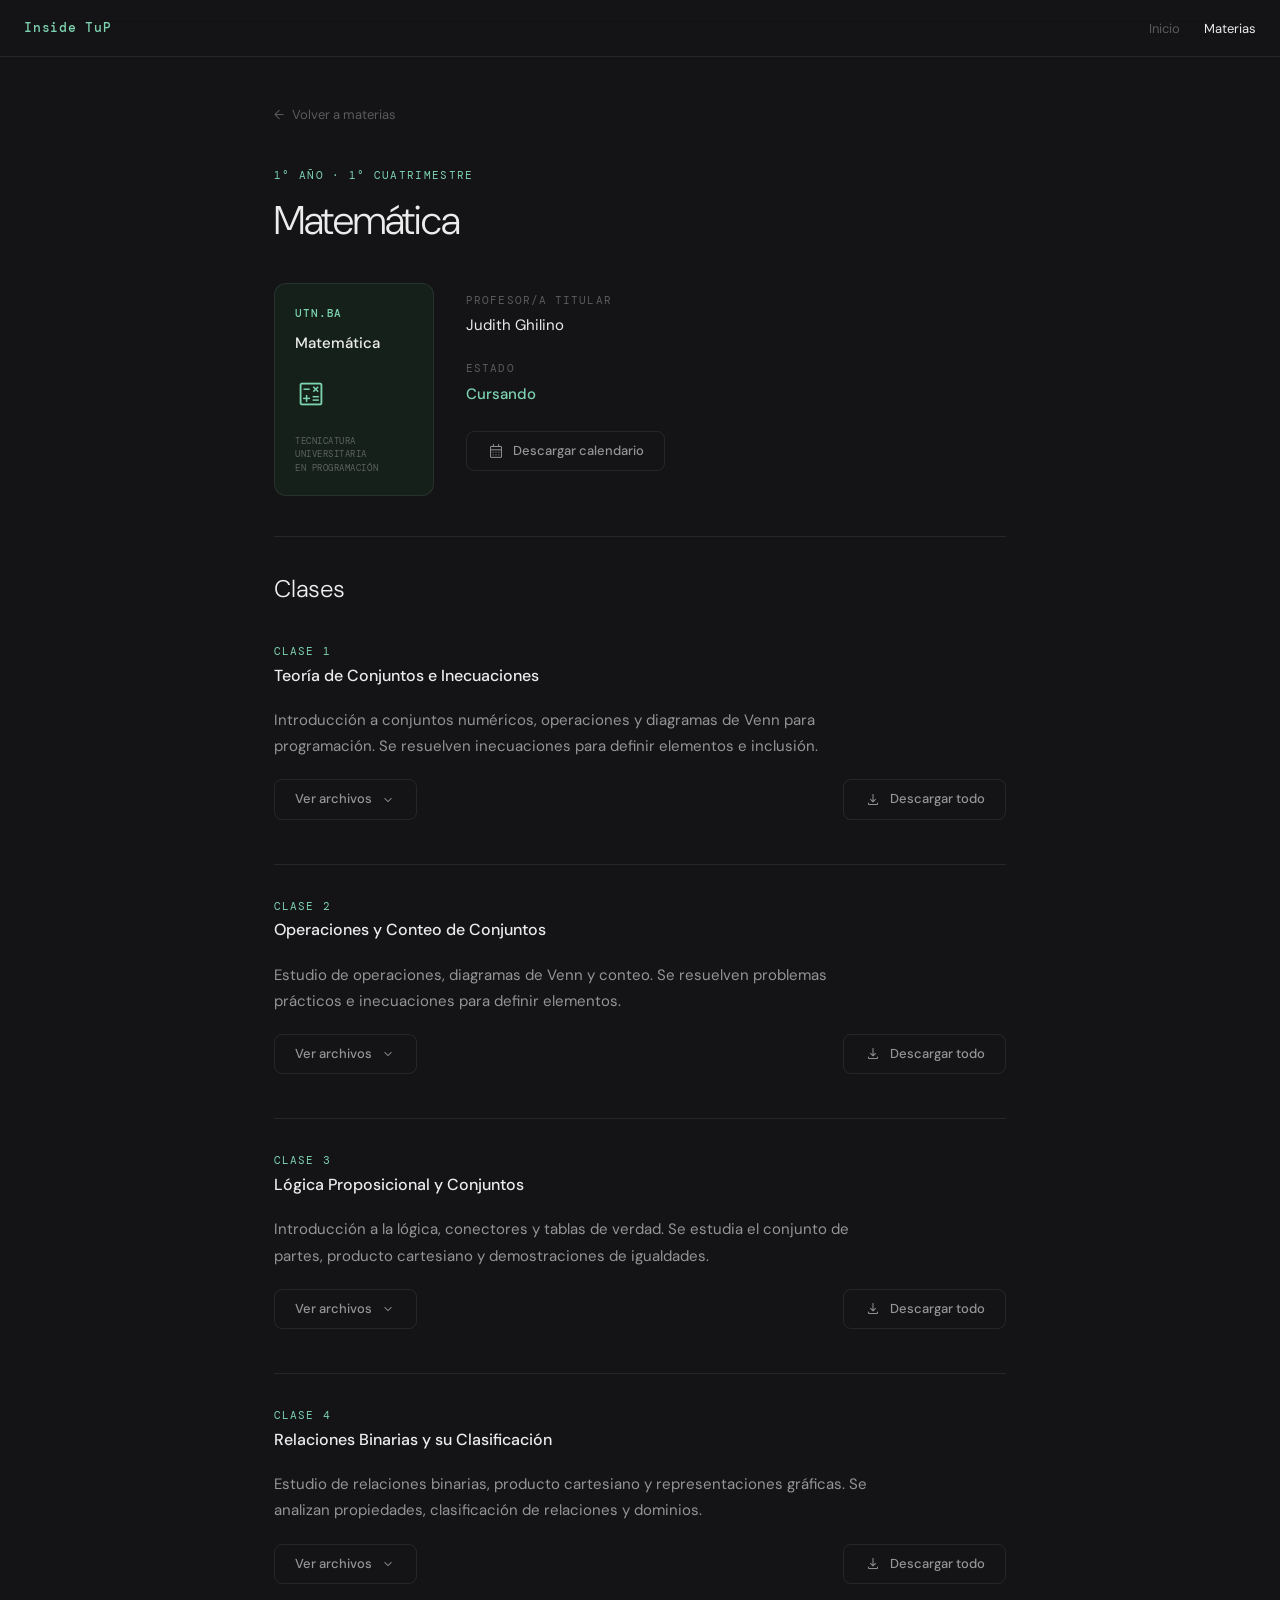
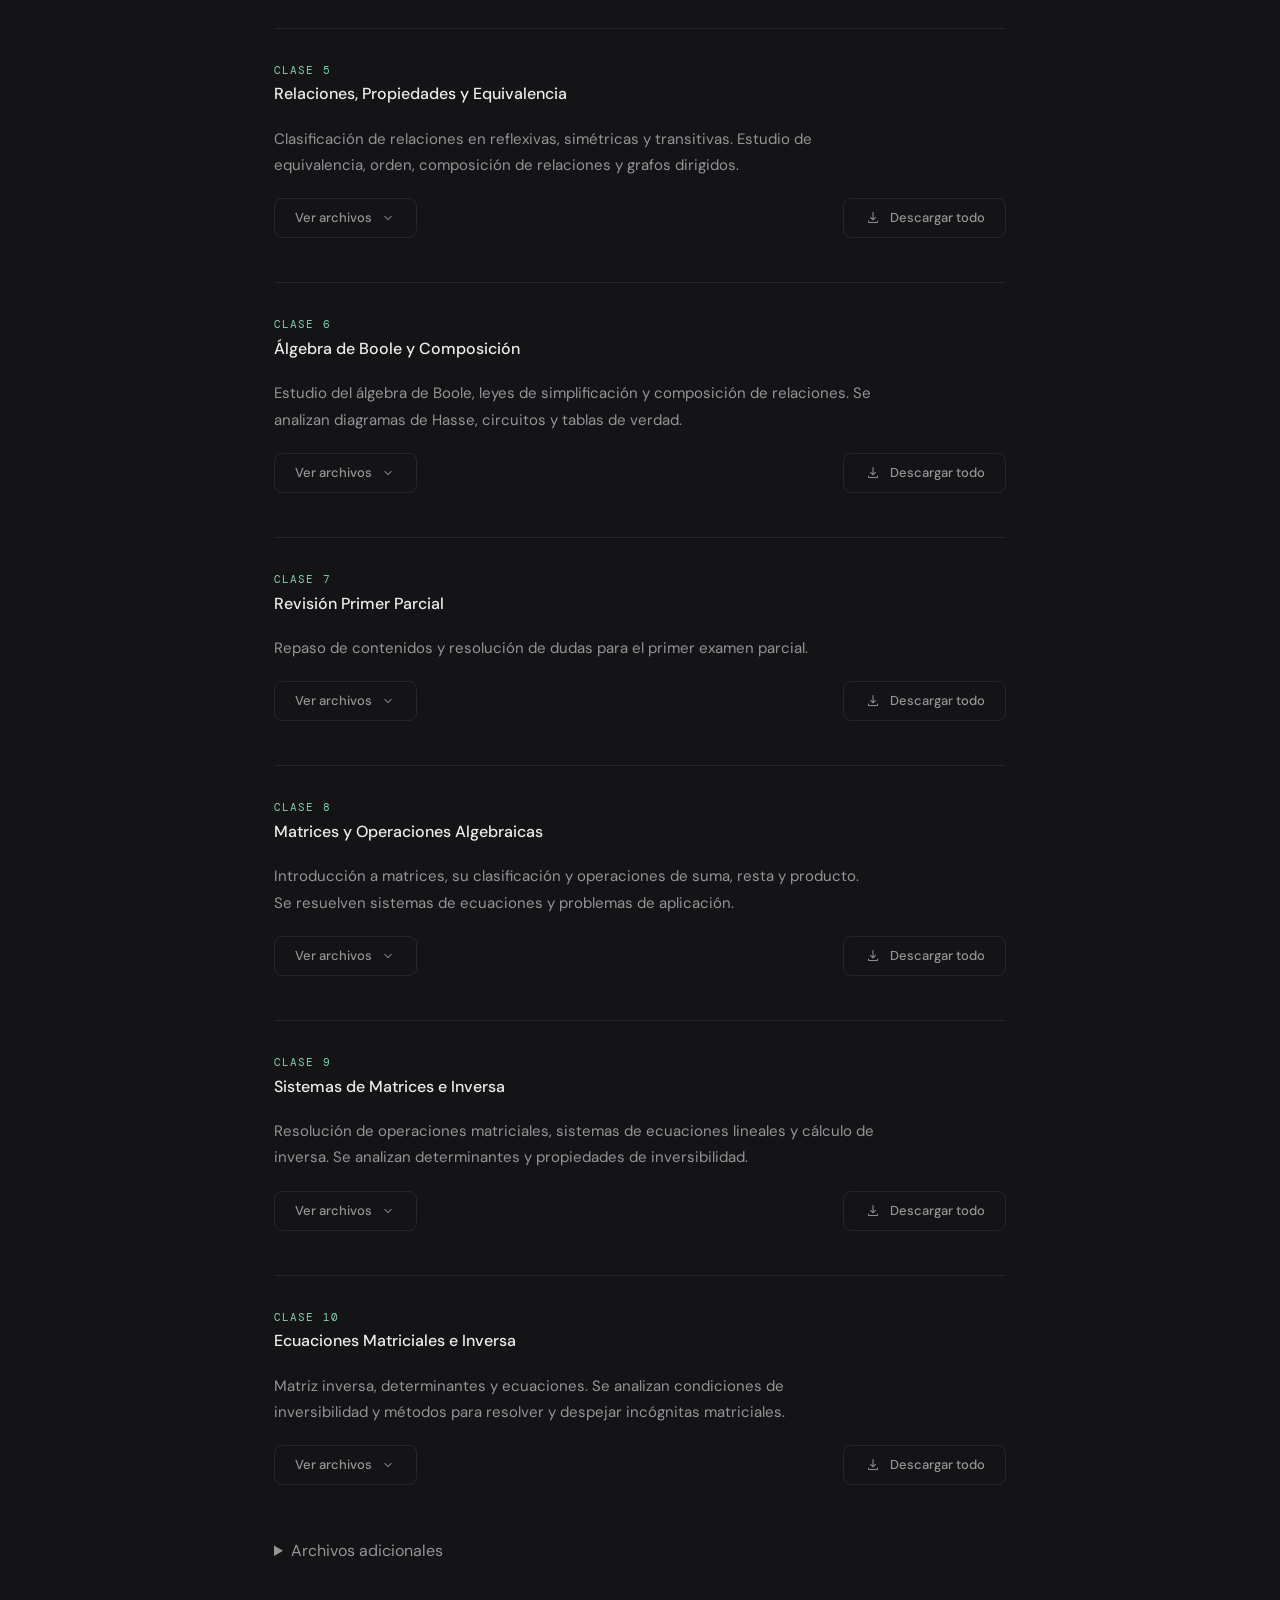
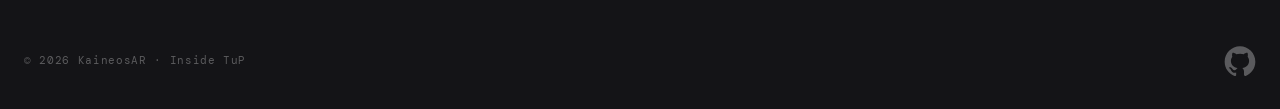
<file: materias/matematica.html>
<!doctype html>
<html lang="es">
  <head>
    <title>Matemática — Inside TuP</title>
    <meta charset="utf-8" />
    <meta name="viewport" content="width=device-width, initial-scale=1" />
    <link rel="icon" href="../assets/img/UTN-fav-32x32.png" />
    <link rel="stylesheet" href="../assets/css/global.css" />
    <link rel="stylesheet" href="../assets/css/materia.css" />
    <meta
      name="description"
      content="Clases, archivos y apuntes de Matemática — Tecnicatura universitaria en Programación, UTN.BA e-Learning."
    />
    <meta name="author" content="Kaineos" />
    <meta name="copyright" content="Kaineos 2026" />
    <meta name="robots" content="index, follow, translate, snippet" />
    <meta property="og:title" content="Matemática — Inside TuP" />
    <meta
      property="og:description"
      content="Clases, archivos y apuntes de Matemática — Tecnicatura universitaria en Programación, UTN.BA e-Learning."
    />
    <meta property="og:type" content="website" />
    <meta property="og:locale" content="es_AR" />
  </head>
  <body id="top">
    <header>
      <nav>
        <div>
          <a
            href="../index.html"
            aria-label="Inside TuP — Volver a la página de inicio"
            >Inside TuP</a
          >

          <button
            aria-controls="nav-menu"
            aria-expanded="false"
            aria-label="Abrir menú de navegación"
          >
            <span></span>
            <span></span>
            <span></span>
          </button>

          <ul id="nav-menu">
            <li>
              <a href="../index.html">Inicio</a>
            </li>
            <li>
              <a href="../materias.html" aria-current="page">Materias</a>
            </li>
          </ul>
        </div>
      </nav>
    </header>

    <main>
      <section class="section materia" aria-labelledby="materia-title">
        <div>
          <!-- Back link -->
          <a href="../materias.html" class="back-link">
            <span aria-hidden="true">←</span> Volver a materias
          </a>

          <!-- Page title -->
          <div class="materia-intro">
            <p>1° Año · 1° Cuatrimestre</p>
            <h1 id="materia-title">Matemática</h1>
          </div>

          <!-- Card + metadata -->
          <div class="materia-top">
            <!-- Card (same design as materias.html, with view-transition-name) -->
            <div class="materia-card" aria-hidden="true">
              <span class="card-top">
                <span class="card-logo">UTN.BA</span>
                <span class="card-name">Matemática</span>
              </span>
              <span class="material-symbols-outlined card-icon">calculate</span>
              <span class="card-footer"
                >Tecnicatura universitaria<br />en Programación</span
              >
            </div>

            <!-- Metadata -->
            <div class="materia-meta">
              <dl class="meta-list">
                <div class="meta-item">
                  <dt>Profesor/a titular</dt>
                  <dd>Judith Ghilino</dd>
                </div>
                <div class="meta-item">
                  <dt>Estado</dt>
                  <dd class="meta-estado cursando">Cursando</dd>
                </div>
              </dl>

              <a
                href="../assets/academic-files/Cuatrimestre-1/Matematica/Cronograma-Matematica-2026.pdf"
                class="btn-ghost"
                target="_blank"
                rel="noopener noreferrer"
              >
                <span
                  class="material-symbols-outlined btn-icon"
                  aria-hidden="true"
                  >calendar_month</span
                >
                Descargar calendario
              </a>
            </div>
          </div>

          <!-- Classes -->
          <section class="clases" aria-labelledby="clases-title">
            <h2 id="clases-title">Clases</h2>

            <!-- Clase 1 -->
            <article class="clase-block" aria-labelledby="clase-1-titulo">
              <div class="clase-header">
                <p class="clase-num">Clase 1</p>
                <h3 id="clase-1-titulo" class="clase-tema">
                  Teoría de Conjuntos e Inecuaciones
                </h3>
              </div>

              <p class="clase-desc">
                Introducción a conjuntos numéricos, operaciones y diagramas de
                Venn para programación. Se resuelven inecuaciones para definir
                elementos e inclusión.
              </p>

              <div class="clase-actions">
                <!-- Collapsible files -->
                <div class="clase-archivos">
                  <button
                    class="clase-archivos-trigger"
                    aria-expanded="false"
                    aria-controls="archivos-clase-1"
                  >
                    <span>Ver archivos</span>
                    <span
                      class="material-symbols-outlined trigger-icon"
                      aria-hidden="true"
                      >expand_more</span
                    >
                  </button>
                  <div class="clase-archivos-body" id="archivos-clase-1">
                    <ul class="archivos-list">
                      <li class="archivo-item">
                        <div class="archivo-info">
                          <span
                            class="material-symbols-outlined archivo-icon"
                            aria-hidden="true"
                            >picture_as_pdf</span
                          >
                          <div>
                            <p class="archivo-nombre">
                              T-DE-CONJUNTOS-CLASE-1-13032026.pdf
                            </p>
                            <p class="archivo-desc">Lectura</p>
                          </div>
                        </div>
                        <a
                          href="../assets/academic-files/Cuatrimestre-1/Matematica/Clase-1/T-DE-CONJUNTOS-CLASE-1-13032026.pdf"
                          class="archivo-btn"
                          target="_blank"
                          rel="noopener noreferrer"
                          aria-label="Ver T-DE-CONJUNTOS-CLASE-1-13032026.pdf"
                        >
                          <span
                            class="material-symbols-outlined"
                            aria-hidden="true"
                            >visibility</span
                          >
                          Ver
                        </a>
                      </li>
                      <li class="archivo-item">
                        <div class="archivo-info">
                          <span
                            class="material-symbols-outlined archivo-icon"
                            aria-hidden="true"
                            >picture_as_pdf</span
                          >
                          <div>
                            <p class="archivo-nombre">
                              T-DE-CONJUNTOS-OPERACIONES.pdf
                            </p>
                            <p class="archivo-desc">Lectura</p>
                          </div>
                        </div>
                        <a
                          href="../assets/academic-files/Cuatrimestre-1/Matematica/Clase-1/T-DE-CONJUNTOS-OPERACIONES.pdf"
                          class="archivo-btn"
                          target="_blank"
                          rel="noopener noreferrer"
                          aria-label="Ver T-DE-CONJUNTOS-OPERACIONES.pdf"
                        >
                          <span
                            class="material-symbols-outlined"
                            aria-hidden="true"
                            >visibility</span
                          >
                          Ver
                        </a>
                      </li>
                      <li class="archivo-item">
                        <div class="archivo-info">
                          <span
                            class="material-symbols-outlined archivo-icon"
                            aria-hidden="true"
                            >picture_as_pdf</span
                          >
                          <div>
                            <p class="archivo-nombre">
                              APUNTES-CLASE-13-3-26.pdf
                            </p>
                            <p class="archivo-desc">Anotaciones en clase</p>
                          </div>
                        </div>
                        <a
                          href="../assets/academic-files/Cuatrimestre-1/Matematica/Clase-1/APUNTES-CLASE-13-3-26.pdf"
                          class="archivo-btn"
                          target="_blank"
                          rel="noopener noreferrer"
                          aria-label="Ver APUNTES-CLASE-13-3-26.pdf"
                        >
                          <span
                            class="material-symbols-outlined"
                            aria-hidden="true"
                            >visibility</span
                          >
                          Ver
                        </a>
                      </li>
                      <li class="archivo-item">
                        <div class="archivo-info">
                          <span
                            class="material-symbols-outlined archivo-icon"
                            aria-hidden="true"
                            >picture_as_pdf</span
                          >
                          <div>
                            <p class="archivo-nombre">
                              APUNTES-CLASE-13-3-26-(2).pdf
                            </p>
                            <p class="archivo-desc">Anotaciones en clase</p>
                          </div>
                        </div>
                        <a
                          href="../assets/academic-files/Cuatrimestre-1/Matematica/Clase-1/APUNTES-CLASE-13-3-26-(2).pdf"
                          class="archivo-btn"
                          target="_blank"
                          rel="noopener noreferrer"
                          aria-label="Ver APUNTES-CLASE-13-3-26-(2).pdf"
                        >
                          <span
                            class="material-symbols-outlined"
                            aria-hidden="true"
                            >visibility</span
                          >
                          Ver
                        </a>
                      </li>
                      <li class="archivo-item">
                        <div class="archivo-info">
                          <span
                            class="material-symbols-outlined archivo-icon"
                            aria-hidden="true"
                            >picture_as_pdf</span
                          >
                          <div>
                            <p class="archivo-nombre">Practica-1.pdf</p>
                            <p class="archivo-desc">Práctica</p>
                          </div>
                        </div>
                        <a
                          href="../assets/academic-files/Cuatrimestre-1/Matematica/Clase-1/Practica-1.pdf"
                          class="archivo-btn"
                          target="_blank"
                          rel="noopener noreferrer"
                          aria-label="Ver Practica-1.pdf"
                        >
                          <span
                            class="material-symbols-outlined"
                            aria-hidden="true"
                            >visibility</span
                          >
                          Ver
                        </a>
                      </li>
                      <li class="archivo-item">
                        <div class="archivo-info">
                          <span
                            class="material-symbols-outlined archivo-icon"
                            aria-hidden="true"
                            >picture_as_pdf</span
                          >
                          <div>
                            <p class="archivo-nombre">
                              Practica-1-Ejercicios-resueltos.pdf
                            </p>
                            <p class="archivo-desc">Práctica resuelta</p>
                          </div>
                        </div>
                        <a
                          href="../assets/academic-files/Cuatrimestre-1/Matematica/Clase-1/Practica-1-Ejercicios-resueltos.pdf"
                          class="archivo-btn"
                          target="_blank"
                          rel="noopener noreferrer"
                          aria-label="Ver Practica-1-Ejercicios-resueltos.pdf"
                        >
                          <span
                            class="material-symbols-outlined"
                            aria-hidden="true"
                            >visibility</span
                          >
                          Ver
                        </a>
                      </li>
                      <li class="archivo-item">
                        <div class="archivo-info">
                          <span
                            class="material-symbols-outlined archivo-icon"
                            aria-hidden="true"
                            >image</span
                          >
                          <div>
                            <p class="archivo-nombre">
                              simbologia-matematica.jpeg
                            </p>
                            <p class="archivo-desc">Complemento</p>
                          </div>
                        </div>
                        <a
                          href="../assets/academic-files/Cuatrimestre-1/Matematica/Clase-1/simbologia-matematica.jpeg"
                          class="archivo-btn"
                          target="_blank"
                          rel="noopener noreferrer"
                          aria-label="Ver simbologia-matematica.jpeg"
                        >
                          <span
                            class="material-symbols-outlined"
                            aria-hidden="true"
                            >visibility</span
                          >
                          Ver
                        </a>
                      </li>
                    </ul>
                  </div>
                </div>

                <!-- Download all -->
                <a
                  href="../assets/academic-files/Cuatrimestre-1/Matematica/Clases-comprimidas/Clase-1.zip"
                  class="btn-ghost clase-dl-all"
                  download
                  aria-label="Descargar todo el material de la clase 1"
                >
                  <span
                    class="material-symbols-outlined btn-icon"
                    aria-hidden="true"
                    >download</span
                  >
                  Descargar todo
                </a>
              </div>
            </article>

            <!-- Clase 2 -->
            <article class="clase-block" aria-labelledby="clase-2-titulo">
              <div class="clase-header">
                <p class="clase-num">Clase 2</p>
                <h3 id="clase-2-titulo" class="clase-tema">
                  Operaciones y Conteo de Conjuntos
                </h3>
              </div>

              <p class="clase-desc">
                Estudio de operaciones, diagramas de Venn y conteo. Se resuelven
                problemas prácticos e inecuaciones para definir elementos.
              </p>

              <div class="clase-actions">
                <!-- Collapsible files -->
                <div class="clase-archivos">
                  <button
                    class="clase-archivos-trigger"
                    aria-expanded="false"
                    aria-controls="archivos-clase-2"
                  >
                    <span>Ver archivos</span>
                    <span
                      class="material-symbols-outlined trigger-icon"
                      aria-hidden="true"
                      >expand_more</span
                    >
                  </button>
                  <div class="clase-archivos-body" id="archivos-clase-2">
                    <ul class="archivos-list">
                      <li class="archivo-item">
                        <div class="archivo-info">
                          <span
                            class="material-symbols-outlined archivo-icon"
                            aria-hidden="true"
                            >picture_as_pdf</span
                          >
                          <div>
                            <p class="archivo-nombre">
                              PROBLEMAS-DE-CONTEO-20032026.pdf
                            </p>
                            <p class="archivo-desc">Lectura y Práctica</p>
                          </div>
                        </div>
                        <a
                          href="../assets/academic-files/Cuatrimestre-1/Matematica/Clase-2/PROBLEMAS-DE-CONTEO-20032026.pdf"
                          class="archivo-btn"
                          target="_blank"
                          rel="noopener noreferrer"
                          aria-label="Ver PROBLEMAS-DE-CONTEO-20032026.pdf"
                        >
                          <span
                            class="material-symbols-outlined"
                            aria-hidden="true"
                            >visibility</span
                          >
                          Ver
                        </a>
                      </li>
                      <li class="archivo-item">
                        <div class="archivo-info">
                          <span
                            class="material-symbols-outlined archivo-icon"
                            aria-hidden="true"
                            >picture_as_pdf</span
                          >
                          <div>
                            <p class="archivo-nombre">
                              RESPUESTAS-PROBLEMAS-DE-CONTEO-CLASE 2.pdf
                            </p>
                            <p class="archivo-desc">Práctica resuelta</p>
                          </div>
                        </div>
                        <a
                          href="../assets/academic-files/Cuatrimestre-1/Matematica/Clase-2/RESPUESTAS-PROBLEMAS-DE-CONTEO-CLASE 2.pdf"
                          class="archivo-btn"
                          target="_blank"
                          rel="noopener noreferrer"
                          aria-label="Ver RESPUESTAS-PROBLEMAS-DE-CONTEO-CLASE 2.pdf"
                        >
                          <span
                            class="material-symbols-outlined"
                            aria-hidden="true"
                            >visibility</span
                          >
                          Ver
                        </a>
                      </li>
                      <li class="archivo-item">
                        <div class="archivo-info">
                          <span
                            class="material-symbols-outlined archivo-icon"
                            aria-hidden="true"
                            >picture_as_pdf</span
                          >
                          <div>
                            <p class="archivo-nombre">
                              UNIDAD-N-1-PROBLEMAS-DE-CONTEO-EJEMPLO-CLASE.pdf
                            </p>
                            <p class="archivo-desc">Práctica</p>
                          </div>
                        </div>
                        <a
                          href="../assets/academic-files/Cuatrimestre-1/Matematica/Clase-2/UNIDAD-N-1-PROBLEMAS-DE-CONTEO-EJEMPLO-CLASE.pdf"
                          class="archivo-btn"
                          target="_blank"
                          rel="noopener noreferrer"
                          aria-label="Ver UNIDAD-N-1-PROBLEMAS-DE-CONTEO-EJEMPLO-CLASE.pdf"
                        >
                          <span
                            class="material-symbols-outlined"
                            aria-hidden="true"
                            >visibility</span
                          >
                          Ver
                        </a>
                      </li>
                      <li class="archivo-item">
                        <div class="archivo-info">
                          <span
                            class="material-symbols-outlined archivo-icon"
                            aria-hidden="true"
                            >picture_as_pdf</span
                          >
                          <div>
                            <p class="archivo-nombre">
                              APUNTES-CLASE-2-20-03-26-OP-ENTRE-CONJ.pdf
                            </p>
                            <p class="archivo-desc">Anotaciones en clase</p>
                          </div>
                        </div>
                        <a
                          href="../assets/academic-files/Cuatrimestre-1/Matematica/Clase-2/APUNTES-CLASE-2-20-03-26-OP-ENTRE-CONJ.pdf"
                          class="archivo-btn"
                          target="_blank"
                          rel="noopener noreferrer"
                          aria-label="Ver APUNTES-CLASE-2-20-03-26-OP-ENTRE-CONJ.pdf"
                        >
                          <span
                            class="material-symbols-outlined"
                            aria-hidden="true"
                            >visibility</span
                          >
                          Ver
                        </a>
                      </li>
                      <li class="archivo-item">
                        <div class="archivo-info">
                          <span
                            class="material-symbols-outlined archivo-icon"
                            aria-hidden="true"
                            >picture_as_pdf</span
                          >
                          <div>
                            <p class="archivo-nombre">
                              Apunte-Clase-20-03-26-2.pdf
                            </p>
                            <p class="archivo-desc">Anotaciones en clase</p>
                          </div>
                        </div>
                        <a
                          href="../assets/academic-files/Cuatrimestre-1/Matematica/Clase-2/Apunte-Clase-20-03-26-2.pdf"
                          class="archivo-btn"
                          target="_blank"
                          rel="noopener noreferrer"
                          aria-label="Ver Apunte-Clase-20-03-26-2.pdf"
                        >
                          <span
                            class="material-symbols-outlined"
                            aria-hidden="true"
                            >visibility</span
                          >
                          Ver
                        </a>
                      </li>
                      <li class="archivo-item">
                        <div class="archivo-info">
                          <span
                            class="material-symbols-outlined archivo-icon"
                            aria-hidden="true"
                            >picture_as_pdf</span
                          >
                          <div>
                            <p class="archivo-nombre">
                              Apuntes-Clase-20-03-26-Ej-9.pdf
                            </p>
                            <p class="archivo-desc">Anotaciones en clase</p>
                          </div>
                        </div>
                        <a
                          href="../assets/academic-files/Cuatrimestre-1/Matematica/Clase-2/Apuntes-Clase-20-03-26-Ej-9.pdf"
                          class="archivo-btn"
                          target="_blank"
                          rel="noopener noreferrer"
                          aria-label="Ver Apuntes-Clase-20-03-26-Ej-9.pdf"
                        >
                          <span
                            class="material-symbols-outlined"
                            aria-hidden="true"
                            >visibility</span
                          >
                          Ver
                        </a>
                      </li>
                    </ul>
                  </div>
                </div>

                <!-- Download all -->
                <a
                  href="../assets/academic-files/Cuatrimestre-1/Matematica/Clases-comprimidas/Clase-2.zip"
                  class="btn-ghost clase-dl-all"
                  download
                  aria-label="Descargar todo el material de la clase 2"
                >
                  <span
                    class="material-symbols-outlined btn-icon"
                    aria-hidden="true"
                    >download</span
                  >
                  Descargar todo
                </a>
              </div>
            </article>

            <!-- Clase 3 -->
            <article class="clase-block" aria-labelledby="clase-3-titulo">
              <div class="clase-header">
                <p class="clase-num">Clase 3</p>
                <h3 id="clase-3-titulo" class="clase-tema">
                  Lógica Proposicional y Conjuntos
                </h3>
              </div>
              <p class="clase-desc">
                Introducción a la lógica, conectores y tablas de verdad. Se
                estudia el conjunto de partes, producto cartesiano y
                demostraciones de igualdades.
              </p>
              <div class="clase-actions">
                <div class="clase-archivos">
                  <button
                    class="clase-archivos-trigger"
                    aria-expanded="false"
                    aria-controls="archivos-clase-3"
                  >
                    <span>Ver archivos</span>
                    <span
                      class="material-symbols-outlined trigger-icon"
                      aria-hidden="true"
                      >expand_more</span
                    >
                  </button>
                  <div class="clase-archivos-body" id="archivos-clase-3">
                    <ul class="archivos-list">
                      <li class="archivo-item">
                        <div class="archivo-info">
                          <span
                            class="material-symbols-outlined archivo-icon"
                            aria-hidden="true"
                            >picture_as_pdf</span
                          >
                          <div>
                            <p class="archivo-nombre">
                              LOGICA-PROPOSICIONAL-CLASE-3-27-03-2026.pdf
                            </p>
                            <p class="archivo-desc">Lectura</p>
                          </div>
                        </div>
                        <a
                          href="../assets/academic-files/Cuatrimestre-1/Matematica/Clase-3/LOGICA-PROPOSICIONAL-CLASE-3-27-03-2026.pdf"
                          class="archivo-btn"
                          target="_blank"
                          rel="noopener noreferrer"
                          aria-label="Ver LOGICA-PROPOSICIONAL-CLASE-3-27-03-2026.pdf"
                          ><span
                            class="material-symbols-outlined"
                            aria-hidden="true"
                            >visibility</span
                          >Ver</a
                        >
                      </li>
                      <li class="archivo-item">
                        <div class="archivo-info">
                          <span
                            class="material-symbols-outlined archivo-icon"
                            aria-hidden="true"
                            >present_to_all</span
                          >
                          <div>
                            <p class="archivo-nombre">PPT-clase-3.pptx</p>
                            <p class="archivo-desc">Lectura</p>
                          </div>
                        </div>
                        <a
                          href="../assets/academic-files/Cuatrimestre-1/Matematica/Clase-3/PPT-clase-3.pptx"
                          class="archivo-btn"
                          target="_blank"
                          rel="noopener noreferrer"
                          aria-label="Ver PPT-clase-3.pptx"
                          ><span
                            class="material-symbols-outlined"
                            aria-hidden="true"
                            >visibility</span
                          >Ver</a
                        >
                      </li>
                      <li class="archivo-item">
                        <div class="archivo-info">
                          <span
                            class="material-symbols-outlined archivo-icon"
                            aria-hidden="true"
                            >picture_as_pdf</span
                          >
                          <div>
                            <p class="archivo-nombre">Clase-3-27-03-26.pdf</p>
                            <p class="archivo-desc">Anotaciones en clase</p>
                          </div>
                        </div>
                        <a
                          href="../assets/academic-files/Cuatrimestre-1/Matematica/Clase-3/Clase-3-27-03-26.pdf"
                          class="archivo-btn"
                          target="_blank"
                          rel="noopener noreferrer"
                          aria-label="Ver Clase-3-27-03-26.pdf"
                          ><span
                            class="material-symbols-outlined"
                            aria-hidden="true"
                            >visibility</span
                          >Ver</a
                        >
                      </li>
                      <li class="archivo-item">
                        <div class="archivo-info">
                          <span
                            class="material-symbols-outlined archivo-icon"
                            aria-hidden="true"
                            >picture_as_pdf</span
                          >
                          <div>
                            <p class="archivo-nombre">Clase-ej-10.pdf</p>
                            <p class="archivo-desc">Anotaciones en clase</p>
                          </div>
                        </div>
                        <a
                          href="../assets/academic-files/Cuatrimestre-1/Matematica/Clase-3/Clase-ej-10.pdf"
                          class="archivo-btn"
                          target="_blank"
                          rel="noopener noreferrer"
                          aria-label="Ver Clase-ej-10.pdf"
                          ><span
                            class="material-symbols-outlined"
                            aria-hidden="true"
                            >visibility</span
                          >Ver</a
                        >
                      </li>
                      <li class="archivo-item">
                        <div class="archivo-info">
                          <span
                            class="material-symbols-outlined archivo-icon"
                            aria-hidden="true"
                            >picture_as_pdf</span
                          >
                          <div>
                            <p class="archivo-nombre">
                              Clase-Logica-proposicional-27_3_26.pdf
                            </p>
                            <p class="archivo-desc">Lectura</p>
                          </div>
                        </div>
                        <a
                          href="../assets/academic-files/Cuatrimestre-1/Matematica/Clase-3/Clase-Logica-proposicional-27_3_26.pdf"
                          class="archivo-btn"
                          target="_blank"
                          rel="noopener noreferrer"
                          aria-label="Ver Clase-Logica-proposicional-27_3_26.pdf"
                          ><span
                            class="material-symbols-outlined"
                            aria-hidden="true"
                            >visibility</span
                          >Ver</a
                        >
                      </li>
                      <li class="archivo-item">
                        <div class="archivo-info">
                          <span
                            class="material-symbols-outlined archivo-icon"
                            aria-hidden="true"
                            >picture_as_pdf</span
                          >
                          <div>
                            <p class="archivo-nombre">
                              PRACTICA-2-UNIDAD-N-2-LOGICA.pdf
                            </p>
                            <p class="archivo-desc">Práctica</p>
                          </div>
                        </div>
                        <a
                          href="../assets/academic-files/Cuatrimestre-1/Matematica/Clase-3/PRACTICA-2-UNIDAD-N-2-LOGICA.pdf"
                          class="archivo-btn"
                          target="_blank"
                          rel="noopener noreferrer"
                          aria-label="Ver PRACTICA-2-UNIDAD-N-2-LOGICA.pdf"
                          ><span
                            class="material-symbols-outlined"
                            aria-hidden="true"
                            >visibility</span
                          >Ver</a
                        >
                      </li>
                      <li class="archivo-item">
                        <div class="archivo-info">
                          <span
                            class="material-symbols-outlined archivo-icon"
                            aria-hidden="true"
                            >picture_as_pdf</span
                          >
                          <div>
                            <p class="archivo-nombre">
                              Unidad-2-Logica-Respuestas.pdf
                            </p>
                            <p class="archivo-desc">Práctica resuelta</p>
                          </div>
                        </div>
                        <a
                          href="../assets/academic-files/Cuatrimestre-1/Matematica/Clase-3/Unidad-2-Logica-Respuestas.pdf"
                          class="archivo-btn"
                          target="_blank"
                          rel="noopener noreferrer"
                          aria-label="Ver Unidad-2-Logica-Respuestas.pdf"
                          ><span
                            class="material-symbols-outlined"
                            aria-hidden="true"
                            >visibility</span
                          >Ver</a
                        >
                      </li>
                    </ul>
                  </div>
                </div>
                <a
                  href="../assets/academic-files/Cuatrimestre-1/Matematica/Clases-comprimidas/Clase-3.zip"
                  class="btn-ghost clase-dl-all"
                  download
                  aria-label="Descargar todo"
                  ><span
                    class="material-symbols-outlined btn-icon"
                    aria-hidden="true"
                    >download</span
                  >Descargar todo</a
                >
              </div>
            </article>

            <!-- Clase 4 -->
            <article class="clase-block" aria-labelledby="clase-4-titulo">
              <div class="clase-header">
                <p class="clase-num">Clase 4</p>
                <h3 id="clase-4-titulo" class="clase-tema">
                  Relaciones Binarias y su Clasificación
                </h3>
              </div>
              <p class="clase-desc">
                Estudio de relaciones binarias, producto cartesiano y
                representaciones gráficas. Se analizan propiedades,
                clasificación de relaciones y dominios.
              </p>
              <div class="clase-actions">
                <div class="clase-archivos">
                  <button
                    class="clase-archivos-trigger"
                    aria-expanded="false"
                    aria-controls="archivos-clase-4"
                  >
                    <span>Ver archivos</span>
                    <span
                      class="material-symbols-outlined trigger-icon"
                      aria-hidden="true"
                      >expand_more</span
                    >
                  </button>
                  <div class="clase-archivos-body" id="archivos-clase-4">
                    <ul class="archivos-list">
                      <li class="archivo-item">
                        <div class="archivo-info">
                          <span
                            class="material-symbols-outlined archivo-icon"
                            aria-hidden="true"
                            >picture_as_pdf</span
                          >
                          <div>
                            <p class="archivo-nombre">
                              CLASE-5-RELACION-BINARIA.pdf
                            </p>
                            <p class="archivo-desc">Lectura</p>
                          </div>
                        </div>
                        <a
                          href="../assets/academic-files/Cuatrimestre-1/Matematica/Clase-4/CLASE-5-RELACION-BINARIA.pdf"
                          class="archivo-btn"
                          target="_blank"
                          rel="noopener noreferrer"
                          aria-label="Ver CLASE-5-RELACION-BINARIA.pdf"
                          ><span
                            class="material-symbols-outlined"
                            aria-hidden="true"
                            >visibility</span
                          >Ver</a
                        >
                      </li>
                      <li class="archivo-item">
                        <div class="archivo-info">
                          <span
                            class="material-symbols-outlined archivo-icon"
                            aria-hidden="true"
                            >description</span
                          >
                          <div>
                            <p class="archivo-nombre">
                              RELACIONES-PAR-ORDENADO-PROD-CARTESIANO.docx
                            </p>
                            <p class="archivo-desc">Lectura</p>
                          </div>
                        </div>
                        <a
                          href="../assets/academic-files/Cuatrimestre-1/Matematica/Clase-4/RELACIONES-PAR-ORDENADO-PROD-CARTESIANO.docx"
                          class="archivo-btn"
                          target="_blank"
                          rel="noopener noreferrer"
                          aria-label="Ver RELACIONES-PAR-ORDENADO-PROD-CARTESIANO.docx"
                          ><span
                            class="material-symbols-outlined"
                            aria-hidden="true"
                            >visibility</span
                          >Ver</a
                        >
                      </li>
                      <li class="archivo-item">
                        <div class="archivo-info">
                          <span
                            class="material-symbols-outlined archivo-icon"
                            aria-hidden="true"
                            >picture_as_pdf</span
                          >
                          <div>
                            <p class="archivo-nombre">
                              CLASIFICACION-DE-RELACIONES.pdf
                            </p>
                            <p class="archivo-desc">Lectura</p>
                          </div>
                        </div>
                        <a
                          href="../assets/academic-files/Cuatrimestre-1/Matematica/Clase-4/CLASIFICACION-DE-RELACIONES.pdf"
                          class="archivo-btn"
                          target="_blank"
                          rel="noopener noreferrer"
                          aria-label="Ver CLASIFICACION-DE-RELACIONES.pdf"
                          ><span
                            class="material-symbols-outlined"
                            aria-hidden="true"
                            >visibility</span
                          >Ver</a
                        >
                      </li>
                      <li class="archivo-item">
                        <div class="archivo-info">
                          <span
                            class="material-symbols-outlined archivo-icon"
                            aria-hidden="true"
                            >picture_as_pdf</span
                          >
                          <div>
                            <p class="archivo-nombre">
                              TRABAJO-EN-CLASE-5-EJERCICIO.pdf
                            </p>
                            <p class="archivo-desc">Anotaciones en clase</p>
                          </div>
                        </div>
                        <a
                          href="../assets/academic-files/Cuatrimestre-1/Matematica/Clase-4/TRABAJO-EN-CLASE-5-EJERCICIO.pdf"
                          class="archivo-btn"
                          target="_blank"
                          rel="noopener noreferrer"
                          aria-label="Ver TRABAJO-EN-CLASE-5-EJERCICIO.pdf"
                          ><span
                            class="material-symbols-outlined"
                            aria-hidden="true"
                            >visibility</span
                          >Ver</a
                        >
                      </li>
                      <li class="archivo-item">
                        <div class="archivo-info">
                          <span
                            class="material-symbols-outlined archivo-icon"
                            aria-hidden="true"
                            >folder_zip</span
                          >
                          <div>
                            <p class="archivo-nombre">
                              Apuntes-Clase-5-10-4-26.zip
                            </p>
                            <p class="archivo-desc">Anotaciones en clase</p>
                          </div>
                        </div>
                        <a
                          href="../assets/academic-files/Cuatrimestre-1/Matematica/Clase-4/Apuntes-Clase-5-10-4-26.zip"
                          class="archivo-btn"
                          download
                          aria-label="Descargar Apuntes-Clase-5-10-4-26.zip"
                          ><span
                            class="material-symbols-outlined"
                            aria-hidden="true"
                            >download</span
                          >Descargar</a
                        >
                      </li>
                    </ul>
                  </div>
                </div>
                <a
                  href="../assets/academic-files/Cuatrimestre-1/Matematica/Clases-comprimidas/Clase-4.zip"
                  class="btn-ghost clase-dl-all"
                  download
                  aria-label="Descargar todo"
                  ><span
                    class="material-symbols-outlined btn-icon"
                    aria-hidden="true"
                    >download</span
                  >Descargar todo</a
                >
              </div>
            </article>

            <!-- Clase 5 -->
            <article class="clase-block" aria-labelledby="clase-5-titulo">
              <div class="clase-header">
                <p class="clase-num">Clase 5</p>
                <h3 id="clase-5-titulo" class="clase-tema">
                  Relaciones, Propiedades y Equivalencia
                </h3>
              </div>
              <p class="clase-desc">
                Clasificación de relaciones en reflexivas, simétricas y
                transitivas. Estudio de equivalencia, orden, composición de
                relaciones y grafos dirigidos.
              </p>
              <div class="clase-actions">
                <div class="clase-archivos">
                  <button
                    class="clase-archivos-trigger"
                    aria-expanded="false"
                    aria-controls="archivos-clase-5"
                  >
                    <span>Ver archivos</span>
                    <span
                      class="material-symbols-outlined trigger-icon"
                      aria-hidden="true"
                      >expand_more</span
                    >
                  </button>
                  <div class="clase-archivos-body" id="archivos-clase-5">
                    <ul class="archivos-list">
                      <li class="archivo-item">
                        <div class="archivo-info">
                          <span
                            class="material-symbols-outlined archivo-icon"
                            aria-hidden="true"
                            >picture_as_pdf</span
                          >
                          <div>
                            <p class="archivo-nombre">
                              Ejercicios-Clase-6-Relaciones.pdf
                            </p>
                            <p class="archivo-desc">Práctica</p>
                          </div>
                        </div>
                        <a
                          href="../assets/academic-files/Cuatrimestre-1/Matematica/Clase-5/Ejercicios-Clase-6-Relaciones.pdf"
                          class="archivo-btn"
                          target="_blank"
                          rel="noopener noreferrer"
                          aria-label="Ver Ejercicios-Clase-6-Relaciones.pdf"
                          ><span
                            class="material-symbols-outlined"
                            aria-hidden="true"
                            >visibility</span
                          >Ver</a
                        >
                      </li>
                      <li class="archivo-item">
                        <div class="archivo-info">
                          <span
                            class="material-symbols-outlined archivo-icon"
                            aria-hidden="true"
                            >picture_as_pdf</span
                          >
                          <div>
                            <p class="archivo-nombre">
                              CLASIFICACION-DE-LAS-RELACIONES.pdf
                            </p>
                            <p class="archivo-desc">
                              Lectura y Anotaciones en clase
                            </p>
                          </div>
                        </div>
                        <a
                          href="../assets/academic-files/Cuatrimestre-1/Matematica/Clase-5/CLASIFICACION-DE-LAS-RELACIONES.pdf"
                          class="archivo-btn"
                          target="_blank"
                          rel="noopener noreferrer"
                          aria-label="Ver CLASIFICACION-DE-LAS-RELACIONES.pdf"
                          ><span
                            class="material-symbols-outlined"
                            aria-hidden="true"
                            >visibility</span
                          >Ver</a
                        >
                      </li>
                      <li class="archivo-item">
                        <div class="archivo-info">
                          <span
                            class="material-symbols-outlined archivo-icon"
                            aria-hidden="true"
                            >picture_as_pdf</span
                          >
                          <div>
                            <p class="archivo-nombre">
                              PRACTICO-RELACIONES.pdf
                            </p>
                            <p class="archivo-desc">Práctica</p>
                          </div>
                        </div>
                        <a
                          href="../assets/academic-files/Cuatrimestre-1/Matematica/Clase-5/PRACTICO-RELACIONES.pdf"
                          class="archivo-btn"
                          target="_blank"
                          rel="noopener noreferrer"
                          aria-label="Ver PRACTICO-RELACIONES.pdf"
                          ><span
                            class="material-symbols-outlined"
                            aria-hidden="true"
                            >visibility</span
                          >Ver</a
                        >
                      </li>
                      <li class="archivo-item">
                        <div class="archivo-info">
                          <span
                            class="material-symbols-outlined archivo-icon"
                            aria-hidden="true"
                            >picture_as_pdf</span
                          >
                          <div>
                            <p class="archivo-nombre">
                              Practica-3-hasta-ej-7(1).pdf
                            </p>
                            <p class="archivo-desc">Práctica resuelta</p>
                          </div>
                        </div>
                        <a
                          href="../assets/academic-files/Cuatrimestre-1/Matematica/Clase-5/Practica-3-hasta-ej-7(1).pdf"
                          class="archivo-btn"
                          target="_blank"
                          rel="noopener noreferrer"
                          aria-label="Ver Practica-3-hasta-ej-7(1).pdf"
                          ><span
                            class="material-symbols-outlined"
                            aria-hidden="true"
                            >visibility</span
                          >Ver</a
                        >
                      </li>
                      <li class="archivo-item">
                        <div class="archivo-info">
                          <span
                            class="material-symbols-outlined archivo-icon"
                            aria-hidden="true"
                            >picture_as_pdf</span
                          >
                          <div>
                            <p class="archivo-nombre">
                              Practica-3-Respuestas-(ej8-18).pdf
                            </p>
                            <p class="archivo-desc">Práctica resuelta</p>
                          </div>
                        </div>
                        <a
                          href="../assets/academic-files/Cuatrimestre-1/Matematica/Clase-5/Practica-3-Respuestas-(ej8-18).pdf"
                          class="archivo-btn"
                          target="_blank"
                          rel="noopener noreferrer"
                          aria-label="Ver Practica-3-Respuestas-(ej8-18).pdf"
                          ><span
                            class="material-symbols-outlined"
                            aria-hidden="true"
                            >visibility</span
                          >Ver</a
                        >
                      </li>
                    </ul>
                  </div>
                </div>
                <a
                  href="../assets/academic-files/Cuatrimestre-1/Matematica/Clases-comprimidas/Clase-5.zip"
                  class="btn-ghost clase-dl-all"
                  download
                  aria-label="Descargar todo"
                  ><span
                    class="material-symbols-outlined btn-icon"
                    aria-hidden="true"
                    >download</span
                  >Descargar todo</a
                >
              </div>
            </article>

            <!-- Clase 6 -->
            <article class="clase-block" aria-labelledby="clase-6-titulo">
              <div class="clase-header">
                <p class="clase-num">Clase 6</p>
                <h3 id="clase-6-titulo" class="clase-tema">
                  Álgebra de Boole y Composición
                </h3>
              </div>
              <p class="clase-desc">
                Estudio del álgebra de Boole, leyes de simplificación y
                composición de relaciones. Se analizan diagramas de Hasse,
                circuitos y tablas de verdad.
              </p>
              <div class="clase-actions">
                <div class="clase-archivos">
                  <button
                    class="clase-archivos-trigger"
                    aria-expanded="false"
                    aria-controls="archivos-clase-6"
                  >
                    <span>Ver archivos</span>
                    <span
                      class="material-symbols-outlined trigger-icon"
                      aria-hidden="true"
                      >expand_more</span
                    >
                  </button>
                  <div class="clase-archivos-body" id="archivos-clase-6">
                    <ul class="archivos-list">
                      <li class="archivo-item">
                        <div class="archivo-info">
                          <span
                            class="material-symbols-outlined archivo-icon"
                            aria-hidden="true"
                            >picture_as_pdf</span
                          >
                          <div>
                            <p class="archivo-nombre">
                              COMPOSICION-DE-RELACIONES.pdf
                            </p>
                            <p class="archivo-desc">Lectura</p>
                          </div>
                        </div>
                        <a
                          href="../assets/academic-files/Cuatrimestre-1/Matematica/Clase-6/COMPOSICION-DE-RELACIONES.pdf"
                          class="archivo-btn"
                          target="_blank"
                          rel="noopener noreferrer"
                          aria-label="Ver COMPOSICION-DE-RELACIONES.pdf"
                          ><span
                            class="material-symbols-outlined"
                            aria-hidden="true"
                            >visibility</span
                          >Ver</a
                        >
                      </li>
                      <li class="archivo-item">
                        <div class="archivo-info">
                          <span
                            class="material-symbols-outlined archivo-icon"
                            aria-hidden="true"
                            >picture_as_pdf</span
                          >
                          <div>
                            <p class="archivo-nombre">
                              Clase-7-Unidad-4-Leyes.pdf
                            </p>
                            <p class="archivo-desc">Lectura</p>
                          </div>
                        </div>
                        <a
                          href="../assets/academic-files/Cuatrimestre-1/Matematica/Clase-6/Clase-7-Unidad-4-Leyes.pdf"
                          class="archivo-btn"
                          target="_blank"
                          rel="noopener noreferrer"
                          aria-label="Ver Clase-7-Unidad-4-Leyes.pdf"
                          ><span
                            class="material-symbols-outlined"
                            aria-hidden="true"
                            >visibility</span
                          >Ver</a
                        >
                      </li>
                      <li class="archivo-item">
                        <div class="archivo-info">
                          <span
                            class="material-symbols-outlined archivo-icon"
                            aria-hidden="true"
                            >description</span
                          >
                          <div>
                            <p class="archivo-nombre">
                              Respuestas-Unidad-4-Algebra-de-Boole.docx
                            </p>
                            <p class="archivo-desc">Práctica resuelta</p>
                          </div>
                        </div>
                        <a
                          href="../assets/academic-files/Cuatrimestre-1/Matematica/Clase-6/Respuestas-Unidad-4-Algebra-de-Boole.docx"
                          class="archivo-btn"
                          target="_blank"
                          rel="noopener noreferrer"
                          aria-label="Ver Respuestas-Unidad-4-Algebra-de-Boole.docx"
                          ><span
                            class="material-symbols-outlined"
                            aria-hidden="true"
                            >visibility</span
                          >Ver</a
                        >
                      </li>
                      <li class="archivo-item">
                        <div class="archivo-info">
                          <span
                            class="material-symbols-outlined archivo-icon"
                            aria-hidden="true"
                            >picture_as_pdf</span
                          >
                          <div>
                            <p class="archivo-nombre">
                              DocScanner-27-abr-2026-19-58.pdf
                            </p>
                            <p class="archivo-desc">Anotaciones en clase</p>
                          </div>
                        </div>
                        <a
                          href="../assets/academic-files/Cuatrimestre-1/Matematica/Clase-6/DocScanner-27-abr-2026-19-58.pdf"
                          class="archivo-btn"
                          target="_blank"
                          rel="noopener noreferrer"
                          aria-label="Ver DocScanner-27-abr-2026-19-58.pdf"
                          ><span
                            class="material-symbols-outlined"
                            aria-hidden="true"
                            >visibility</span
                          >Ver</a
                        >
                      </li>
                      <li class="archivo-item">
                        <div class="archivo-info">
                          <span
                            class="material-symbols-outlined archivo-icon"
                            aria-hidden="true"
                            >picture_as_pdf</span
                          >
                          <div>
                            <p class="archivo-nombre">
                              Apuntes-Clase-7-Algebra-de-Boole.pdf
                            </p>
                            <p class="archivo-desc">Anotaciones en clase</p>
                          </div>
                        </div>
                        <a
                          href="../assets/academic-files/Cuatrimestre-1/Matematica/Clase-6/Apuntes-Clase-7-Algebra-de-Boole.pdf"
                          class="archivo-btn"
                          target="_blank"
                          rel="noopener noreferrer"
                          aria-label="Ver Apuntes-Clase-7-Algebra-de-Boole.pdf"
                          ><span
                            class="material-symbols-outlined"
                            aria-hidden="true"
                            >visibility</span
                          >Ver</a
                        >
                      </li>
                      <li class="archivo-item">
                        <div class="archivo-info">
                          <span
                            class="material-symbols-outlined archivo-icon"
                            aria-hidden="true"
                            >present_to_all</span
                          >
                          <div>
                            <p class="archivo-nombre">PPT-clase-7.pptx</p>
                            <p class="archivo-desc">Lectura</p>
                          </div>
                        </div>
                        <a
                          href="../assets/academic-files/Cuatrimestre-1/Matematica/Clase-6/PPT-clase-7.pptx"
                          class="archivo-btn"
                          target="_blank"
                          rel="noopener noreferrer"
                          aria-label="Ver PPT-clase-7.pptx"
                          ><span
                            class="material-symbols-outlined"
                            aria-hidden="true"
                            >visibility</span
                          >Ver</a
                        >
                      </li>
                    </ul>
                  </div>
                </div>
                <a
                  href="../assets/academic-files/Cuatrimestre-1/Matematica/Clases-comprimidas/Clase-6.zip"
                  class="btn-ghost clase-dl-all"
                  download
                  aria-label="Descargar todo"
                  ><span
                    class="material-symbols-outlined btn-icon"
                    aria-hidden="true"
                    >download</span
                  >Descargar todo</a
                >
              </div>
            </article>

            <!-- Clase 7 -->
            <article class="clase-block" aria-labelledby="clase-7-titulo">
              <div class="clase-header">
                <p class="clase-num">Clase 7</p>
                <h3 id="clase-7-titulo" class="clase-tema">
                  Revisión Primer Parcial
                </h3>
              </div>
              <p class="clase-desc">
                Repaso de contenidos y resolución de dudas para el primer examen
                parcial.
              </p>
              <div class="clase-actions">
                <div class="clase-archivos">
                  <button
                    class="clase-archivos-trigger"
                    aria-expanded="false"
                    aria-controls="archivos-clase-7"
                  >
                    <span>Ver archivos</span>
                    <span
                      class="material-symbols-outlined trigger-icon"
                      aria-hidden="true"
                      >expand_more</span
                    >
                  </button>
                  <div class="clase-archivos-body" id="archivos-clase-7">
                    <ul class="archivos-list">
                      <li class="archivo-item">
                        <div class="archivo-info">
                          <span
                            class="material-symbols-outlined archivo-icon"
                            aria-hidden="true"
                            >description</span
                          >
                          <div>
                            <p class="archivo-nombre">
                              REVISION-1er-PARCIAL-Matematica-08-05-2026.docx
                            </p>
                            <p class="archivo-desc">Práctica</p>
                          </div>
                        </div>
                        <a
                          href="../assets/academic-files/Cuatrimestre-1/Matematica/Clase-7/REVISION-1er-PARCIAL-Matematica-08-05-2026.docx"
                          class="archivo-btn"
                          target="_blank"
                          rel="noopener noreferrer"
                          aria-label="Ver REVISION-1er-PARCIAL-Matematica-08-05-2026.docx"
                          ><span
                            class="material-symbols-outlined"
                            aria-hidden="true"
                            >visibility</span
                          >Ver</a
                        >
                      </li>
                      <li class="archivo-item">
                        <div class="archivo-info">
                          <span
                            class="material-symbols-outlined archivo-icon"
                            aria-hidden="true"
                            >folder_zip</span
                          >
                          <div>
                            <p class="archivo-nombre">
                              Apuntes-hechos-en-clase.zip
                            </p>
                            <p class="archivo-desc">Anotaciones en clase</p>
                          </div>
                        </div>
                        <a
                          href="../assets/academic-files/Cuatrimestre-1/Matematica/Clase-7/Apuntes-hechos-en-clase.zip"
                          class="archivo-btn"
                          download
                          aria-label="Descargar Apuntes-hechos-en-clase.zip"
                          ><span
                            class="material-symbols-outlined"
                            aria-hidden="true"
                            >download</span
                          >Descargar</a
                        >
                      </li>
                    </ul>
                  </div>
                </div>
                <a
                  href="../assets/academic-files/Cuatrimestre-1/Matematica/Clases-comprimidas/Clase-7.zip"
                  class="btn-ghost clase-dl-all"
                  download
                  aria-label="Descargar todo"
                  ><span
                    class="material-symbols-outlined btn-icon"
                    aria-hidden="true"
                    >download</span
                  >Descargar todo</a
                >
              </div>
            </article>

            <!-- Clase 8 -->
            <article class="clase-block" aria-labelledby="clase-8-titulo">
              <div class="clase-header">
                <p class="clase-num">Clase 8</p>
                <h3 id="clase-8-titulo" class="clase-tema">
                  Matrices y Operaciones Algebraicas
                </h3>
              </div>
              <p class="clase-desc">
                Introducción a matrices, su clasificación y operaciones de suma,
                resta y producto. Se resuelven sistemas de ecuaciones y
                problemas de aplicación.
              </p>
              <div class="clase-actions">
                <div class="clase-archivos">
                  <button
                    class="clase-archivos-trigger"
                    aria-expanded="false"
                    aria-controls="archivos-clase-8"
                  >
                    <span>Ver archivos</span>
                    <span
                      class="material-symbols-outlined trigger-icon"
                      aria-hidden="true"
                      >expand_more</span
                    >
                  </button>
                  <div class="clase-archivos-body" id="archivos-clase-8">
                    <ul class="archivos-list">
                      <li class="archivo-item">
                        <div class="archivo-info">
                          <span
                            class="material-symbols-outlined archivo-icon"
                            aria-hidden="true"
                            >picture_as_pdf</span
                          >
                          <div>
                            <p class="archivo-nombre">
                              MATRICES-SUMA-RESTA-PRODUCTO.pdf
                            </p>
                            <p class="archivo-desc">Lectura</p>
                          </div>
                        </div>
                        <a
                          href="../assets/academic-files/Cuatrimestre-1/Matematica/Clase-8/MATRICES-SUMA-RESTA-PRODUCTO.pdf"
                          class="archivo-btn"
                          target="_blank"
                          rel="noopener noreferrer"
                          aria-label="Ver MATRICES-SUMA-RESTA-PRODUCTO.pdf"
                          ><span
                            class="material-symbols-outlined"
                            aria-hidden="true"
                            >visibility</span
                          >Ver</a
                        >
                      </li>
                      <li class="archivo-item">
                        <div class="archivo-info">
                          <span
                            class="material-symbols-outlined archivo-icon"
                            aria-hidden="true"
                            >present_to_all</span
                          >
                          <div>
                            <p class="archivo-nombre">PPT-Clase-11.pptx</p>
                            <p class="archivo-desc">Lectura</p>
                          </div>
                        </div>
                        <a
                          href="../assets/academic-files/Cuatrimestre-1/Matematica/Clase-8/PPT-Clase-11.pptx"
                          class="archivo-btn"
                          target="_blank"
                          rel="noopener noreferrer"
                          aria-label="Ver PPT-Clase-11.pptx"
                          ><span
                            class="material-symbols-outlined"
                            aria-hidden="true"
                            >visibility</span
                          >Ver</a
                        >
                      </li>
                      <li class="archivo-item">
                        <div class="archivo-info">
                          <span
                            class="material-symbols-outlined archivo-icon"
                            aria-hidden="true"
                            >picture_as_pdf</span
                          >
                          <div>
                            <p class="archivo-nombre">Unidad-5-Matrices.pdf</p>
                            <p class="archivo-desc">Práctica</p>
                          </div>
                        </div>
                        <a
                          href="../assets/academic-files/Cuatrimestre-1/Matematica/Clase-8/Unidad-5-Matrices.pdf"
                          class="archivo-btn"
                          target="_blank"
                          rel="noopener noreferrer"
                          aria-label="Ver Unidad-5-Matrices.pdf"
                          ><span
                            class="material-symbols-outlined"
                            aria-hidden="true"
                            >visibility</span
                          >Ver</a
                        >
                      </li>
                      <li class="archivo-item">
                        <div class="archivo-info">
                          <span
                            class="material-symbols-outlined archivo-icon"
                            aria-hidden="true"
                            >picture_as_pdf</span
                          >
                          <div>
                            <p class="archivo-nombre">
                              Apuntes-clase-viernes-22_5-Matrices.pdf
                            </p>
                            <p class="archivo-desc">Anotaciones en clase</p>
                          </div>
                        </div>
                        <a
                          href="../assets/academic-files/Cuatrimestre-1/Matematica/Clase-8/Apuntes-clase-viernes-22_5-Matrices.pdf"
                          class="archivo-btn"
                          target="_blank"
                          rel="noopener noreferrer"
                          aria-label="Ver Apuntes-clase-viernes-22_5-Matrices.pdf"
                          ><span
                            class="material-symbols-outlined"
                            aria-hidden="true"
                            >visibility</span
                          >Ver</a
                        >
                      </li>
                    </ul>
                  </div>
                </div>
                <a
                  href="../assets/academic-files/Cuatrimestre-1/Matematica/Clases-comprimidas/Clase-8.zip"
                  class="btn-ghost clase-dl-all"
                  download
                  aria-label="Descargar todo"
                  ><span
                    class="material-symbols-outlined btn-icon"
                    aria-hidden="true"
                    >download</span
                  >Descargar todo</a
                >
              </div>
            </article>

            <!-- Clase 9 -->
            <article class="clase-block" aria-labelledby="clase-9-titulo">
              <div class="clase-header">
                <p class="clase-num">Clase 9</p>
                <h3 id="clase-9-titulo" class="clase-tema">
                  Sistemas de Matrices e Inversa
                </h3>
              </div>
              <p class="clase-desc">
                Resolución de operaciones matriciales, sistemas de ecuaciones
                lineales y cálculo de inversa. Se analizan determinantes y
                propiedades de inversibilidad.
              </p>
              <div class="clase-actions">
                <div class="clase-archivos">
                  <button
                    class="clase-archivos-trigger"
                    aria-expanded="false"
                    aria-controls="archivos-clase-9"
                  >
                    <span>Ver archivos</span>
                    <span
                      class="material-symbols-outlined trigger-icon"
                      aria-hidden="true"
                      >expand_more</span
                    >
                  </button>
                  <div class="clase-archivos-body" id="archivos-clase-9">
                    <ul class="archivos-list">
                      <li class="archivo-item">
                        <div class="archivo-info">
                          <span
                            class="material-symbols-outlined archivo-icon"
                            aria-hidden="true"
                            >picture_as_pdf</span
                          >
                          <div>
                            <p class="archivo-nombre">
                              Matrices-Ej-1-al-11.pdf
                            </p>
                            <p class="archivo-desc">Práctica resuelta</p>
                          </div>
                        </div>
                        <a
                          href="../assets/academic-files/Cuatrimestre-1/Matematica/Clase-9/Matrices-Ej-1-al-11.pdf"
                          class="archivo-btn"
                          target="_blank"
                          rel="noopener noreferrer"
                          aria-label="Ver Matrices-Ej-1-al-11.pdf"
                          ><span
                            class="material-symbols-outlined"
                            aria-hidden="true"
                            >visibility</span
                          >Ver</a
                        >
                      </li>
                      <li class="archivo-item">
                        <div class="archivo-info">
                          <span
                            class="material-symbols-outlined archivo-icon"
                            aria-hidden="true"
                            >picture_as_pdf</span
                          >
                          <div>
                            <p class="archivo-nombre">
                              Respuestas-Matrices-Ej-12-al-19.pdf
                            </p>
                            <p class="archivo-desc">Práctica resuelta</p>
                          </div>
                        </div>
                        <a
                          href="../assets/academic-files/Cuatrimestre-1/Matematica/Clase-9/Respuestas-Matrices-Ej-12-al-19.pdf"
                          class="archivo-btn"
                          target="_blank"
                          rel="noopener noreferrer"
                          aria-label="Ver Respuestas-Matrices-Ej-12-al-19.pdf"
                          ><span
                            class="material-symbols-outlined"
                            aria-hidden="true"
                            >visibility</span
                          >Ver</a
                        >
                      </li>
                      <li class="archivo-item">
                        <div class="archivo-info">
                          <span
                            class="material-symbols-outlined archivo-icon"
                            aria-hidden="true"
                            >picture_as_pdf</span
                          >
                          <div>
                            <p class="archivo-nombre">
                              Apuntes-de-Clase-29-05-26.zip
                            </p>
                            <p class="archivo-desc">Anotaciones en clase</p>
                          </div>
                        </div>
                        <a
                          href="../assets/academic-files/Cuatrimestre-1/Matematica/Clase-9/Apuntes-de-Clase-29-05-26.zip"
                          class="archivo-btn"
                          download
                          aria-label="Ver Apuntes-de-Clase-29-05-26.zip"
                          ><span
                            class="material-symbols-outlined"
                            aria-hidden="true"
                            >download</span
                          >Descargar</a
                        >
                      </li>
                    </ul>
                  </div>
                </div>
                <a
                  href="../assets/academic-files/Cuatrimestre-1/Matematica/Clases-comprimidas/Clase-9.zip"
                  class="btn-ghost clase-dl-all"
                  download
                  aria-label="Descargar todo"
                  ><span
                    class="material-symbols-outlined btn-icon"
                    aria-hidden="true"
                    >download</span
                  >Descargar todo</a
                >
              </div>
            </article>

            <!-- Clase 10 -->
            <article class="clase-block" aria-labelledby="clase-10-titulo">
              <div class="clase-header">
                <p class="clase-num">Clase 10</p>
                <h3 id="clase-10-titulo" class="clase-tema">
                  Ecuaciones Matriciales e Inversa
                </h3>
              </div>
              <p class="clase-desc">
                Matriz inversa, determinantes y ecuaciones. Se analizan
                condiciones de inversibilidad y métodos para resolver y despejar
                incógnitas matriciales.
              </p>
              <div class="clase-actions">
                <div class="clase-archivos">
                  <button
                    class="clase-archivos-trigger"
                    aria-expanded="false"
                    aria-controls="archivos-clase-10"
                  >
                    <span>Ver archivos</span>
                    <span
                      class="material-symbols-outlined trigger-icon"
                      aria-hidden="true"
                      >expand_more</span
                    >
                  </button>
                  <div class="clase-archivos-body" id="archivos-clase-10">
                    <ul class="archivos-list">
                      <li class="archivo-item">
                        <div class="archivo-info">
                          <span
                            class="material-symbols-outlined archivo-icon"
                            aria-hidden="true"
                            >picture_as_pdf</span
                          >
                          <div>
                            <p class="archivo-nombre">
                              Apunte-Clase-13-05-06-2026.pdf
                            </p>
                            <p class="archivo-desc">Anotaciones en clase</p>
                          </div>
                        </div>
                        <a
                          href="../assets/academic-files/Cuatrimestre-1/Matematica/Clase-10/Apunte-Clase-13-05-06-2026.pdf"
                          class="archivo-btn"
                          target="_blank"
                          rel="noopener noreferrer"
                          aria-label="Ver Apunte-Clase-13-05-06-2026.pdf"
                          ><span
                            class="material-symbols-outlined"
                            aria-hidden="true"
                            >visibility</span
                          >Ver</a
                        >
                      </li>
                      <li class="archivo-item">
                        <div class="archivo-info">
                          <span
                            class="material-symbols-outlined archivo-icon"
                            aria-hidden="true"
                            >picture_as_pdf</span
                          >
                          <div>
                            <p class="archivo-nombre">
                              Apunte-Ej-11-Clase-05-06.pdf
                            </p>
                            <p class="archivo-desc">Anotaciones en clase</p>
                          </div>
                        </div>
                        <a
                          href="../assets/academic-files/Cuatrimestre-1/Matematica/Clase-10/Apunte-Ej-11-Clase-05-06.pdf"
                          class="archivo-btn"
                          target="_blank"
                          rel="noopener noreferrer"
                          aria-label="Ver Apunte-Ej-11-Clase-05-06.pdf"
                          ><span
                            class="material-symbols-outlined"
                            aria-hidden="true"
                            >visibility</span
                          >Ver</a
                        >
                      </li>
                      <li class="archivo-item">
                        <div class="archivo-info">
                          <span
                            class="material-symbols-outlined archivo-icon"
                            aria-hidden="true"
                            >picture_as_pdf</span
                          >
                          <div>
                            <p class="archivo-nombre">
                              Apunte-Ej-16-Clase-05-06.pdf
                            </p>
                            <p class="archivo-desc">Anotaciones en clase</p>
                          </div>
                        </div>
                        <a
                          href="../assets/academic-files/Cuatrimestre-1/Matematica/Clase-10/Apunte-Ej-16-Clase-05-06.pdf"
                          class="archivo-btn"
                          target="_blank"
                          rel="noopener noreferrer"
                          aria-label="Ver Apunte-Ej-16-Clase-05-06.pdf"
                          ><span
                            class="material-symbols-outlined"
                            aria-hidden="true"
                            >visibility</span
                          >Ver</a
                        >
                      </li>
                    </ul>
                  </div>
                </div>
                <a
                  href="../assets/academic-files/Cuatrimestre-1/Matematica/Clases-comprimidas/Clase-10.zip"
                  class="btn-ghost clase-dl-all"
                  download
                  aria-label="Descargar todo"
                  ><span
                    class="material-symbols-outlined btn-icon"
                    aria-hidden="true"
                    >download</span
                  >Descargar todo</a
                >
              </div>
            </article>
          </section>

          <!-- Extra files — collapsible -->
          <details class="extras">
            <summary class="extras-summary">
              <span class="extras-label">Archivos adicionales</span>
            </summary>
            <ul class="archivos-list extras-list">
              <li class="archivo-item">
                <div class="archivo-info">
                  <span
                    class="material-symbols-outlined archivo-icon"
                    aria-hidden="true"
                    >table</span
                  >
                  <div>
                    <p class="archivo-nombre">
                      Cronograma-Matematica-I-2026.xlsx
                    </p>
                    <p class="archivo-desc">Calendario</p>
                  </div>
                </div>
                <a
                  href="../assets/academic-files/Cuatrimestre-1/Matematica/Recursos-varios/Cronograma-Matematica-I-2026.xlsx"
                  class="archivo-btn"
                  target="_blank"
                  rel="noopener noreferrer"
                  aria-label="Ver Cronograma-Matematica-I-2026.xlsx"
                >
                  <span class="material-symbols-outlined" aria-hidden="true"
                    >download</span
                  >
                  Descargar
                </a>
              </li>
              <li class="archivo-item">
                <div class="archivo-info">
                  <span
                    class="material-symbols-outlined archivo-icon"
                    aria-hidden="true"
                    >picture_as_pdf</span
                  >
                  <div>
                    <p class="archivo-nombre">Clase-2-5.pdf</p>
                    <p class="archivo-desc">Anotaciones en clase extra</p>
                  </div>
                </div>
                <a
                  href="../assets/academic-files/Cuatrimestre-1/Matematica/Recursos-varios/Clase-2-5.pdf"
                  class="archivo-btn"
                  target="_blank"
                  rel="noopener noreferrer"
                  aria-label="Ver Clase-2-5.pdf"
                >
                  <span class="material-symbols-outlined" aria-hidden="true"
                    >visibility</span
                  >
                  Ver
                </a>
              </li>
            </ul>
          </details>
        </div>
      </section>
    </main>

    <footer>
      <div>
        <span>&copy; 2026 KaineosAR · Inside TuP</span>
        <a
          href="https://github.com/KaineosAR/Inside-TuP"
          target="_blank"
          aria-label="Ver proyecto en Github"
        >
          <svg width="32" height="32" aria-hidden="true">
            <use href="../assets/img/GitHub-icon.svg#github-icon" />
          </svg>
        </a>
      </div>
    </footer>

    <script type="module" src="../assets/js/materia.js"></script>
  </body>
</html>
</file>
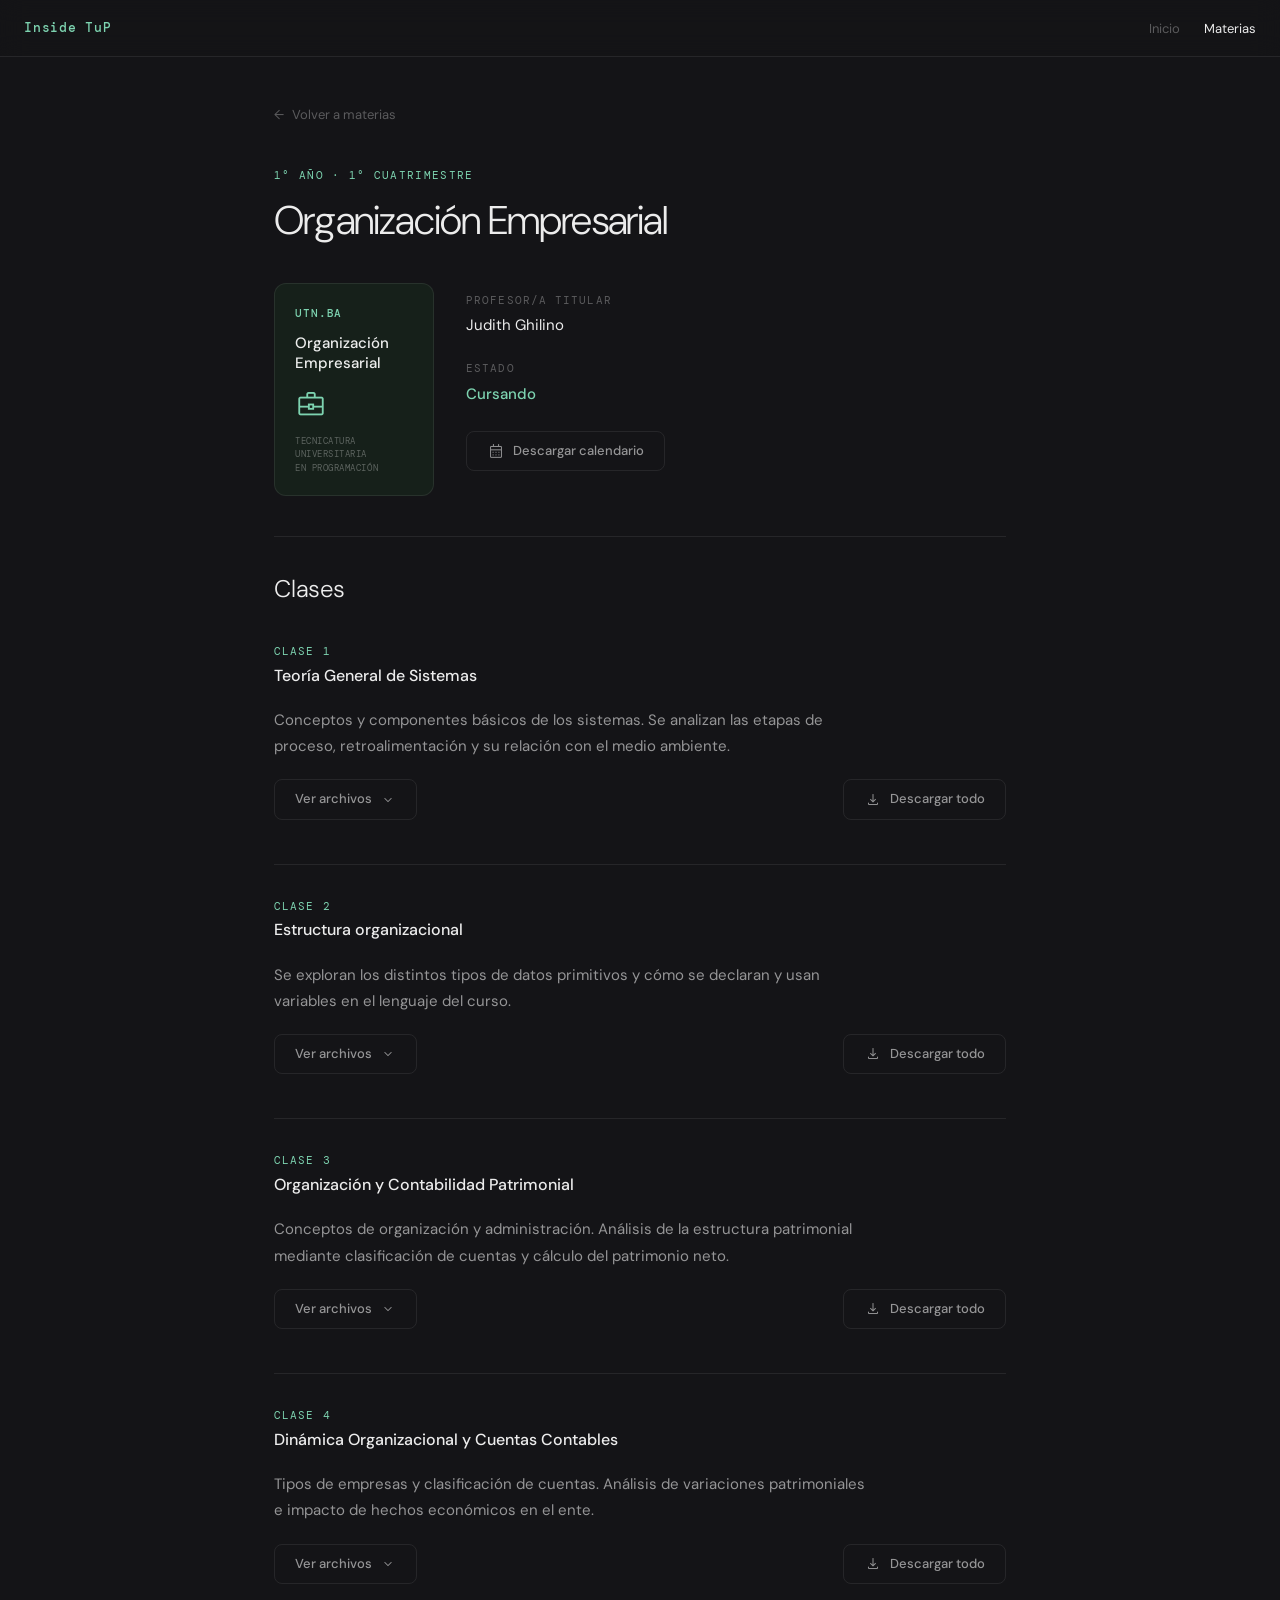
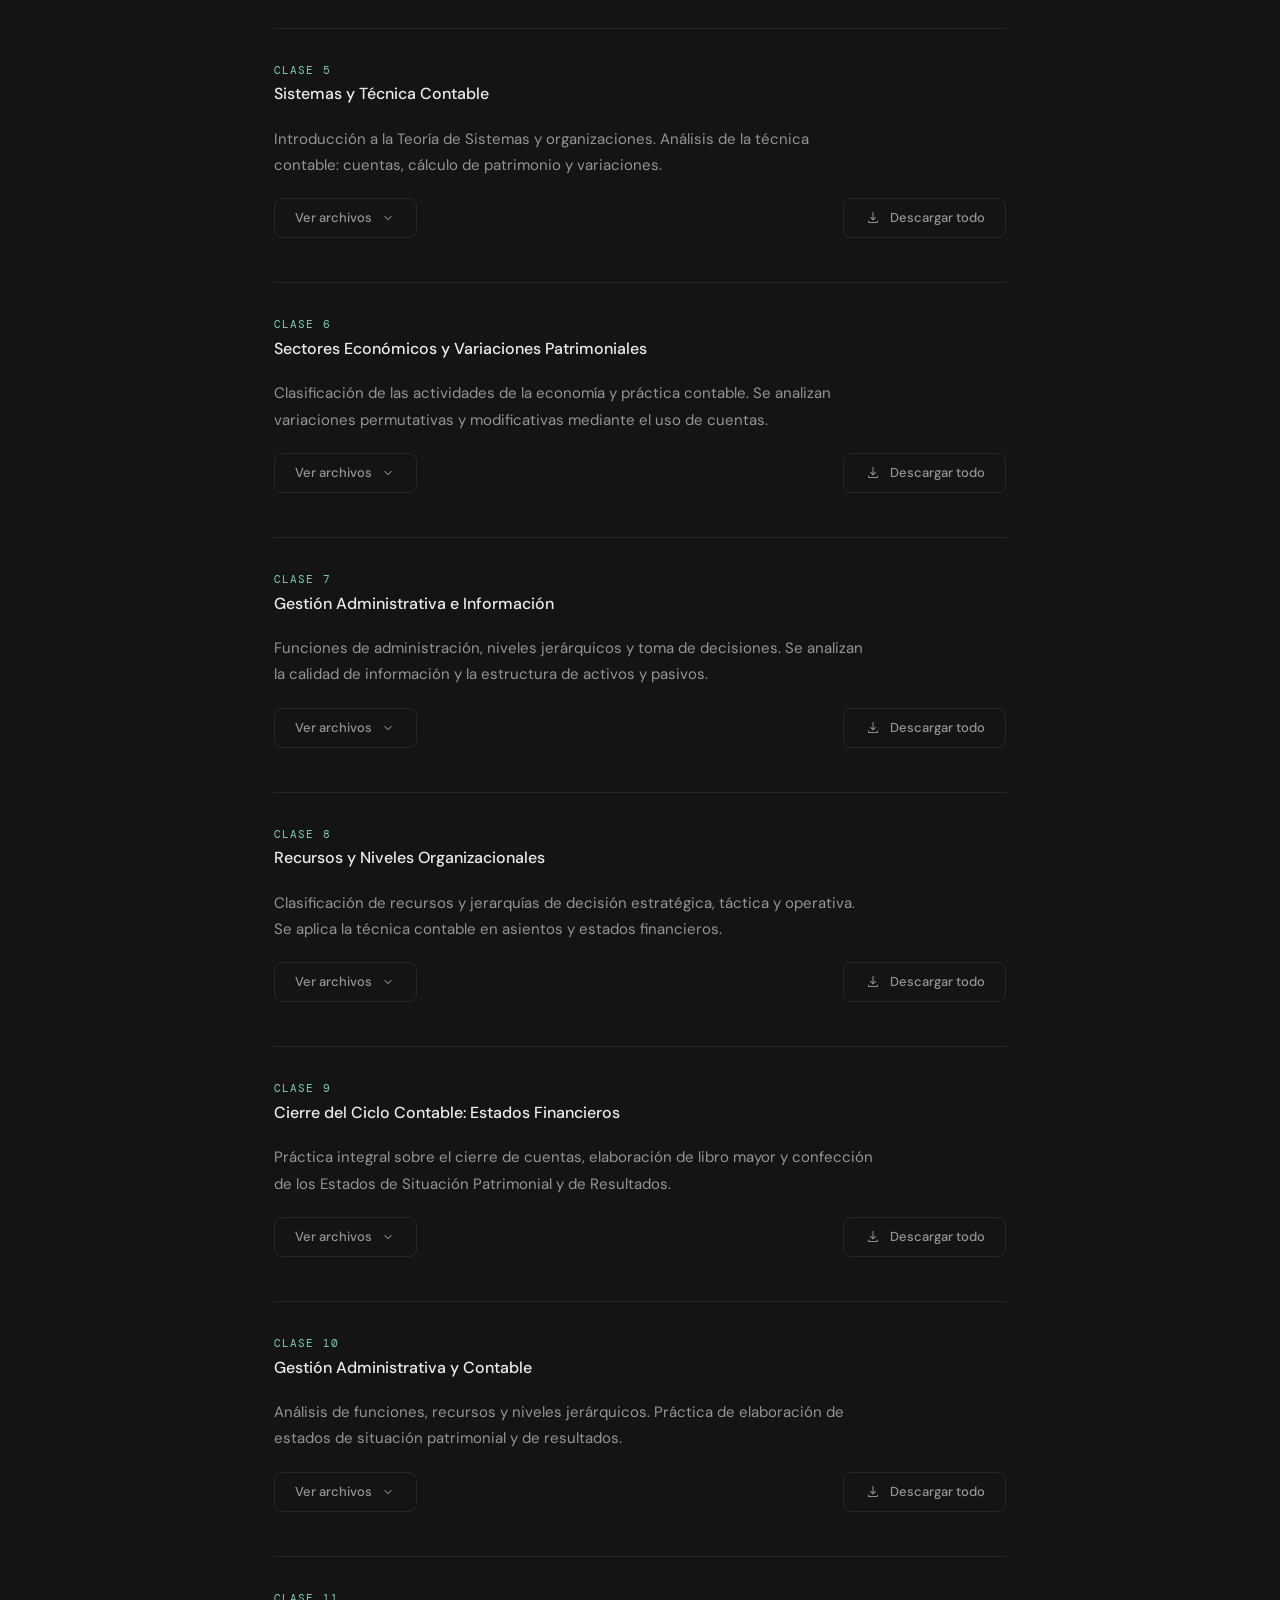
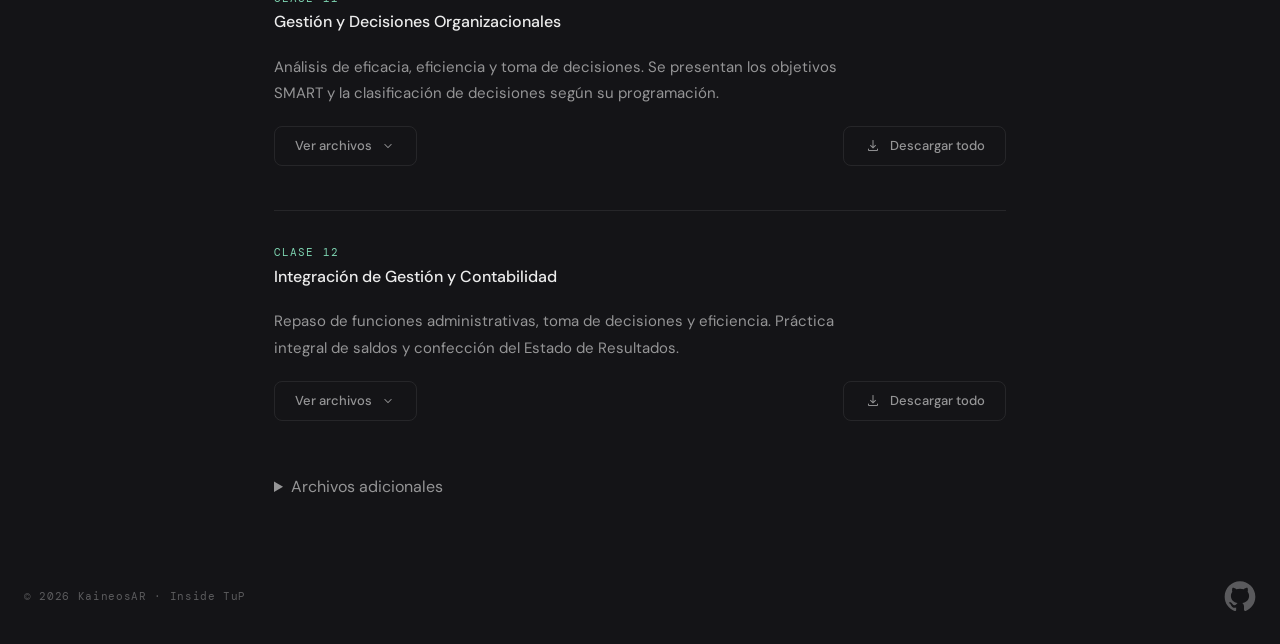
<file: materias/organizacion-empresarial.html>
<!doctype html>
<html lang="es">
  <head>
    <title>Organización Empresarial — Inside TuP</title>
    <meta charset="utf-8" />
    <meta name="viewport" content="width=device-width, initial-scale=1" />
    <link rel="icon" href="../assets/img/UTN-fav-32x32.png" />
    <link rel="stylesheet" href="../assets/css/global.css" />
    <link rel="stylesheet" href="../assets/css/materia.css" />
    <meta
      name="description"
      content="Clases, archivos y apuntes de Organización Empresarial — Tecnicatura universitaria en Programación, UTN.BA e-Learning."
    />
    <meta name="author" content="Kaineos" />
    <meta name="copyright" content="Kaineos 2026" />
    <meta name="robots" content="index, follow, translate, snippet" />
    <meta property="og:title" content="Organización Empresarial — Inside TuP" />
    <meta
      property="og:description"
      content="Clases, archivos y apuntes de Organización Empresarial — Tecnicatura universitaria en Programación, UTN.BA e-Learning."
    />
    <meta property="og:type" content="website" />
    <meta property="og:locale" content="es_AR" />
  </head>
  <body id="top">
    <header>
      <nav>
        <div>
          <a href="../index.html" aria-label="Inside TuP — Volver al inicio"
            >Inside TuP</a
          >

          <button
            aria-controls="nav-menu"
            aria-expanded="false"
            aria-label="Abrir menú de navegación"
          >
            <span></span>
            <span></span>
            <span></span>
          </button>

          <ul id="nav-menu">
            <li>
              <a href="../index.html">Inicio</a>
            </li>
            <li>
              <a href="../materias.html" aria-current="page">Materias</a>
            </li>
          </ul>
        </div>
      </nav>
    </header>

    <main>
      <section class="section materia" aria-labelledby="materia-title">
        <div>
          <!-- Back link -->
          <a href="../materias.html" class="back-link">
            <span aria-hidden="true">←</span> Volver a materias
          </a>

          <!-- Page title -->
          <div class="materia-intro">
            <p>1° Año · 1° Cuatrimestre</p>
            <h1 id="materia-title">Organización Empresarial</h1>
          </div>

          <!-- Card + metadata -->
          <div class="materia-top">
            <!-- Card (same design as materias.html, with view-transition-name) -->
            <div class="materia-card" aria-hidden="true">
              <span class="card-top">
                <span class="card-logo">UTN.BA</span>
                <span class="card-name">Organización Empresarial</span>
              </span>
              <span class="material-symbols-outlined card-icon"
                >business_center</span
              >
              <span class="card-footer"
                >Tecnicatura universitaria<br />en Programación</span
              >
            </div>

            <!-- Metadata -->
            <div class="materia-meta">
              <dl class="meta-list">
                <div class="meta-item">
                  <dt>Profesor/a titular</dt>
                  <dd>Judith Ghilino</dd>
                </div>
                <div class="meta-item">
                  <dt>Estado</dt>
                  <dd class="meta-estado cursando">Cursando</dd>
                </div>
              </dl>

              <a
                href="../assets/academic-files/Cuatrimestre-1/Organizacion-empresarial/Cronograma-Organizacion-Empresarial-2026.pdf"
                class="btn-ghost"
                target="_blank"
                rel="noopener noreferrer"
              >
                <span
                  class="material-symbols-outlined btn-icon"
                  aria-hidden="true"
                  >calendar_month</span
                >
                Descargar calendario
              </a>
            </div>
          </div>

          <!-- Classes -->
          <section class="clases" aria-labelledby="clases-title">
            <h2 id="clases-title">Clases</h2>

            <!-- Clase 1 -->
            <article class="clase-block" aria-labelledby="clase-1-titulo">
              <div class="clase-header">
                <p class="clase-num">Clase 1</p>
                <h3 id="clase-1-titulo" class="clase-tema">
                  Teoría General de Sistemas
                </h3>
              </div>

              <p class="clase-desc">
                Conceptos y componentes básicos de los sistemas. Se analizan las
                etapas de proceso, retroalimentación y su relación con el medio
                ambiente.
              </p>

              <div class="clase-actions">
                <!-- Collapsible files -->
                <div class="clase-archivos">
                  <button
                    class="clase-archivos-trigger"
                    aria-expanded="false"
                    aria-controls="archivos-clase-1"
                  >
                    <span>Ver archivos</span>
                    <span
                      class="material-symbols-outlined trigger-icon"
                      aria-hidden="true"
                      >expand_more</span
                    >
                  </button>
                  <div class="clase-archivos-body" id="archivos-clase-1">
                    <ul class="archivos-list">
                      <li class="archivo-item">
                        <div class="archivo-info">
                          <span
                            class="material-symbols-outlined archivo-icon"
                            aria-hidden="true"
                            >picture_as_pdf</span
                          >
                          <div>
                            <p class="archivo-nombre">
                              (B)-UNIDAD-1-TEORIA-GENERAL-DE-SISTEMA-
                              MARCO-TEORICO.pdf
                            </p>
                            <p class="archivo-desc">Lectura</p>
                          </div>
                        </div>
                        <a
                          href="../assets/academic-files/Cuatrimestre-1/Organizacion-empresarial/Clase-1/(B)-UNIDAD-1-TEORIA-GENERAL-DE-SISTEMA- MARCO-TEORICO.pdf"
                          class="archivo-btn"
                          target="_blank"
                          rel="noopener noreferrer"
                          aria-label="Ver (B)-UNIDAD-1-TEORIA-GENERAL-DE-SISTEMA- MARCO-TEORICO.pdf"
                        >
                          <span
                            class="material-symbols-outlined"
                            aria-hidden="true"
                            >visibility</span
                          >
                          Ver
                        </a>
                      </li>
                      <li class="archivo-item">
                        <div class="archivo-info">
                          <span
                            class="material-symbols-outlined archivo-icon"
                            aria-hidden="true"
                            >picture_as_pdf</span
                          >
                          <div>
                            <p class="archivo-nombre">Clase-1.pdf</p>
                            <p class="archivo-desc">Lectura</p>
                          </div>
                        </div>
                        <a
                          href="../assets/academic-files/Cuatrimestre-1/Organizacion-empresarial/Clase-1/Clase-1.pdf"
                          class="archivo-btn"
                          target="_blank"
                          rel="noopener noreferrer"
                          aria-label="Ver Clase-1.pdf"
                        >
                          <span
                            class="material-symbols-outlined"
                            aria-hidden="true"
                            >visibility</span
                          >
                          Ver
                        </a>
                      </li>
                      <li class="archivo-item">
                        <div class="archivo-info">
                          <span
                            class="material-symbols-outlined archivo-icon"
                            aria-hidden="true"
                            >picture_as_pdf</span
                          >
                          <div>
                            <p class="archivo-nombre">
                              APUNTES-CLASE-12-03-2026.pdf
                            </p>
                            <p class="archivo-desc">Anotaciones en clase</p>
                          </div>
                        </div>
                        <a
                          href="../assets/academic-files/Cuatrimestre-1/Organizacion-empresarial/Clase-1/APUNTES-CLASE-12-03-2026.pdf"
                          class="archivo-btn"
                          target="_blank"
                          rel="noopener noreferrer"
                          aria-label="Ver APUNTES-CLASE-12-03-2026.pdf"
                        >
                          <span
                            class="material-symbols-outlined"
                            aria-hidden="true"
                            >visibility</span
                          >
                          Ver
                        </a>
                      </li>
                      <li class="archivo-item">
                        <div class="archivo-info">
                          <span
                            class="material-symbols-outlined archivo-icon"
                            aria-hidden="true"
                            >picture_as_pdf</span
                          >
                          <div>
                            <p class="archivo-nombre">
                              DocScanner-13-ago-2025-16-58.pdf
                            </p>
                            <p class="archivo-desc">
                              Anotaciones en clase (otro curso anterior)
                            </p>
                          </div>
                        </div>
                        <a
                          href="../assets/academic-files/Cuatrimestre-1/Organizacion-empresarial/Clase-1/DocScanner-13-ago-2025-16-58.pdf"
                          class="archivo-btn"
                          target="_blank"
                          rel="noopener noreferrer"
                          aria-label="Ver DocScanner-13-ago-2025-16-58.pdf"
                        >
                          <span
                            class="material-symbols-outlined"
                            aria-hidden="true"
                            >visibility</span
                          >
                          Ver
                        </a>
                      </li>
                    </ul>
                  </div>
                </div>

                <!-- Download all -->
                <a
                  href="../assets/academic-files/Cuatrimestre-1/Organizacion-empresarial/Clases-comprimidas/Clase-1.zip"
                  class="btn-ghost clase-dl-all"
                  download
                  aria-label="Descargar todo el material de la clase 1"
                >
                  <span
                    class="material-symbols-outlined btn-icon"
                    aria-hidden="true"
                    >download</span
                  >
                  Descargar todo
                </a>
              </div>
            </article>

            <!-- Clase 2 -->
            <article class="clase-block" aria-labelledby="clase-2-titulo">
              <div class="clase-header">
                <p class="clase-num">Clase 2</p>
                <h3 id="clase-2-titulo" class="clase-tema">
                  Estructura organizacional
                </h3>
              </div>

              <p class="clase-desc">
                Se exploran los distintos tipos de datos primitivos y cómo se
                declaran y usan variables en el lenguaje del curso.
              </p>

              <div class="clase-actions">
                <!-- Collapsible files -->
                <div class="clase-archivos">
                  <button
                    class="clase-archivos-trigger"
                    aria-expanded="false"
                    aria-controls="archivos-clase-2"
                  >
                    <span>Ver archivos</span>
                    <span
                      class="material-symbols-outlined trigger-icon"
                      aria-hidden="true"
                      >expand_more</span
                    >
                  </button>
                  <div class="clase-archivos-body" id="archivos-clase-2">
                    <ul class="archivos-list">
                      <li class="archivo-item">
                        <div class="archivo-info">
                          <span
                            class="material-symbols-outlined archivo-icon"
                            aria-hidden="true"
                            >picture_as_pdf</span
                          >
                          <div>
                            <p class="archivo-nombre">
                              INF-CONTABLE-DE-LA-EMPRESA-CLASE-2-19-03-26.pdf
                            </p>
                            <p class="archivo-desc">Lectura</p>
                          </div>
                        </div>
                        <a
                          href="../assets/academic-files/Cuatrimestre-1/Organizacion-empresarial/Clase-2/INF-CONTABLE-DE-LA-EMPRESA-CLASE-2-19-03-26.pdf"
                          class="archivo-btn"
                          target="_blank"
                          rel="noopener noreferrer"
                          aria-label="Ver INF-CONTABLE-DE-LA-EMPRESA-CLASE-2-19-03-26.pdf"
                        >
                          <span
                            class="material-symbols-outlined"
                            aria-hidden="true"
                            >visibility</span
                          >
                          Ver
                        </a>
                      </li>
                      <li class="archivo-item">
                        <div class="archivo-info">
                          <span
                            class="material-symbols-outlined archivo-icon"
                            aria-hidden="true"
                            >picture_as_pdf</span
                          >
                          <div>
                            <p class="archivo-nombre">
                              (D)-PRACTICO-N-1-PATRIMONIO-Y-EMPRESA.pdf
                            </p>
                            <p class="archivo-desc">Práctica</p>
                          </div>
                        </div>
                        <a
                          href="../assets/academic-files/Cuatrimestre-1/Organizacion-empresarial/Clase-2/(D)-PRACTICO-N-1-PATRIMONIO-Y-EMPRESA.pdf"
                          class="archivo-btn"
                          target="_blank"
                          rel="noopener noreferrer"
                          aria-label="Ver (D)-PRACTICO-N-1-PATRIMONIO-Y-EMPRESA.pdf"
                        >
                          <span
                            class="material-symbols-outlined"
                            aria-hidden="true"
                            >visibility</span
                          >
                          Ver
                        </a>
                      </li>
                      <li class="archivo-item">
                        <div class="archivo-info">
                          <span
                            class="material-symbols-outlined archivo-icon"
                            aria-hidden="true"
                            >picture_as_pdf</span
                          >
                          <div>
                            <p class="archivo-nombre">
                              RESULTADOS-PRACTICO-1-PATRIMONIO-Y-EMPRESA.pdf
                            </p>
                            <p class="archivo-desc">Práctica resuelta</p>
                          </div>
                        </div>
                        <a
                          href="../assets/academic-files/Cuatrimestre-1/Organizacion-empresarial/Clase-2/RESULTADOS-PRACTICO-1-PATRIMONIO-Y-EMPRESA.pdf"
                          class="archivo-btn"
                          target="_blank"
                          rel="noopener noreferrer"
                          aria-label="Ver RESULTADOS-PRACTICO-1-PATRIMONIO-Y-EMPRESA.pdf"
                        >
                          <span
                            class="material-symbols-outlined"
                            aria-hidden="true"
                            >visibility</span
                          >
                          Ver
                        </a>
                      </li>
                      <li class="archivo-item">
                        <div class="archivo-info">
                          <span
                            class="material-symbols-outlined archivo-icon"
                            aria-hidden="true"
                            >picture_as_pdf</span
                          >
                          <div>
                            <p class="archivo-nombre">
                              APUNTE-CLASE-2-19-03-2026.pdf
                            </p>
                            <p class="archivo-desc">Anotaciones en clase</p>
                          </div>
                        </div>
                        <a
                          href="../assets/academic-files/Cuatrimestre-1/Organizacion-empresarial/Clase-2/APUNTE-CLASE-2-19-03-2026.pdf"
                          class="archivo-btn"
                          target="_blank"
                          rel="noopener noreferrer"
                          aria-label="Ver APUNTE-CLASE-2-19-03-2026.pdf"
                        >
                          <span
                            class="material-symbols-outlined"
                            aria-hidden="true"
                            >visibility</span
                          >
                          Ver
                        </a>
                      </li>
                    </ul>
                  </div>
                </div>

                <!-- Download all -->
                <a
                  href="../assets/academic-files/Cuatrimestre-1/Organizacion-empresarial/Clases-comprimidas/Clase-2.zip"
                  class="btn-ghost clase-dl-all"
                  download
                  aria-label="Descargar todo el material de la clase 2"
                >
                  <span
                    class="material-symbols-outlined btn-icon"
                    aria-hidden="true"
                    >download</span
                  >
                  Descargar todo
                </a>
              </div>
            </article>

            <!-- Clase 3 -->
            <article class="clase-block" aria-labelledby="clase-3-titulo">
              <div class="clase-header">
                <p class="clase-num">Clase 3</p>
                <h3 id="clase-3-titulo" class="clase-tema">
                  Organización y Contabilidad Patrimonial
                </h3>
              </div>
              <p class="clase-desc">
                Conceptos de organización y administración. Análisis de la
                estructura patrimonial mediante clasificación de cuentas y
                cálculo del patrimonio neto.
              </p>
              <div class="clase-actions">
                <div class="clase-archivos">
                  <button
                    class="clase-archivos-trigger"
                    aria-expanded="false"
                    aria-controls="archivos-clase-3"
                  >
                    <span>Ver archivos</span>
                    <span
                      class="material-symbols-outlined trigger-icon"
                      aria-hidden="true"
                      >expand_more</span
                    >
                  </button>
                  <div class="clase-archivos-body" id="archivos-clase-3">
                    <ul class="archivos-list">
                      <!-- 5 archivos -->
                      <li class="archivo-item">
                        <div class="archivo-info">
                          <span
                            class="material-symbols-outlined archivo-icon"
                            aria-hidden="true"
                            >picture_as_pdf</span
                          >
                          <div>
                            <p class="archivo-nombre">
                              (F)-LA-ORGANIZACION-EMPRESA-CARACTERISTICAS-EMPRESA-CARACTERISTICAS.pdf
                            </p>
                            <p class="archivo-desc">Lectura</p>
                          </div>
                        </div>
                        <a
                          href="../assets/academic-files/Cuatrimestre-1/Organizacion-empresarial/Clase-3/(F)-LA-ORGANIZACION-EMPRESA-CARACTERISTICAS-EMPRESA-CARACTERISTICAS.pdf"
                          class="archivo-btn"
                          target="_blank"
                          rel="noopener noreferrer"
                          aria-label="Ver (F)-LA-ORGANIZACION-EMPRESA-CARACTERISTICAS-EMPRESA-CARACTERISTICAS.pdf"
                          ><span
                            class="material-symbols-outlined"
                            aria-hidden="true"
                            >visibility</span
                          >Ver</a
                        >
                      </li>
                      <li class="archivo-item">
                        <div class="archivo-info">
                          <span
                            class="material-symbols-outlined archivo-icon"
                            aria-hidden="true"
                            >picture_as_pdf</span
                          >
                          <div>
                            <p class="archivo-nombre">
                              ANALISIS-DE-CUENTAS.pdf
                            </p>
                            <p class="archivo-desc">Lectura</p>
                          </div>
                        </div>
                        <a
                          href="../assets/academic-files/Cuatrimestre-1/Organizacion-empresarial/Clase-3/ANALISIS-DE-CUENTAS.pdf"
                          class="archivo-btn"
                          target="_blank"
                          rel="noopener noreferrer"
                          aria-label="Ver ANALISIS-DE-CUENTAS.pdf"
                          ><span
                            class="material-symbols-outlined"
                            aria-hidden="true"
                            >visibility</span
                          >Ver</a
                        >
                      </li>
                      <li class="archivo-item">
                        <div class="archivo-info">
                          <span
                            class="material-symbols-outlined archivo-icon"
                            aria-hidden="true"
                            >picture_as_pdf</span
                          >
                          <div>
                            <p class="archivo-nombre">
                              DocScanner-1-abr-2026-17-25.pdf
                            </p>
                            <p class="archivo-desc">Anotaciones en clase</p>
                          </div>
                        </div>
                        <a
                          href="../assets/academic-files/Cuatrimestre-1/Organizacion-empresarial/Clase-3/DocScanner-1-abr-2026-17-25.pdf"
                          class="archivo-btn"
                          target="_blank"
                          rel="noopener noreferrer"
                          aria-label="Ver DocScanner-1-abr-2026-17-25.pdf"
                          ><span
                            class="material-symbols-outlined"
                            aria-hidden="true"
                            >visibility</span
                          >Ver</a
                        >
                      </li>
                      <li class="archivo-item">
                        <div class="archivo-info">
                          <span
                            class="material-symbols-outlined archivo-icon"
                            aria-hidden="true"
                            >description</span
                          >
                          <div>
                            <p class="archivo-nombre">
                              TRABAJO-EN-CLASE-PATROMONIO-NETO-26-03-26.docx
                            </p>
                            <p class="archivo-desc">Práctica</p>
                          </div>
                        </div>
                        <a
                          href="../assets/academic-files/Cuatrimestre-1/Organizacion-empresarial/Clase-3/TRABAJO-EN-CLASE-PATROMONIO-NETO-26-03-26.docx"
                          class="archivo-btn"
                          target="_blank"
                          rel="noopener noreferrer"
                          aria-label="Ver TRABAJO-EN-CLASE-PATROMONIO-NETO-26-03-26.docx"
                          ><span
                            class="material-symbols-outlined"
                            aria-hidden="true"
                            >visibility</span
                          >Ver</a
                        >
                      </li>
                      <li class="archivo-item">
                        <div class="archivo-info">
                          <span
                            class="material-symbols-outlined archivo-icon"
                            aria-hidden="true"
                            >description</span
                          >
                          <div>
                            <p class="archivo-nombre">
                              TRABAJO-EN-CLASE-P-NETO-26-03-26-RESULTADO.docx
                            </p>
                            <p class="archivo-desc">Práctica resuelta</p>
                          </div>
                        </div>
                        <a
                          href="../assets/academic-files/Cuatrimestre-1/Organizacion-empresarial/Clase-3/TRABAJO-EN-CLASE-P-NETO-26-03-26-RESULTADO.docx"
                          class="archivo-btn"
                          target="_blank"
                          rel="noopener noreferrer"
                          aria-label="Ver TRABAJO-EN-CLASE-P-NETO-26-03-26-RESULTADO.docx"
                          ><span
                            class="material-symbols-outlined"
                            aria-hidden="true"
                            >visibility</span
                          >Ver</a
                        >
                      </li>
                    </ul>
                  </div>
                </div>
                <a
                  href="../assets/academic-files/Cuatrimestre-1/Organizacion-empresarial/Clases-comprimidas/Clase-3.zip"
                  class="btn-ghost clase-dl-all"
                  download
                  aria-label="Descargar todo"
                  ><span
                    class="material-symbols-outlined btn-icon"
                    aria-hidden="true"
                    >download</span
                  >Descargar todo</a
                >
              </div>
            </article>

            <!-- Clase 4 -->
            <article class="clase-block" aria-labelledby="clase-4-titulo">
              <div class="clase-header">
                <p class="clase-num">Clase 4</p>
                <h3 id="clase-4-titulo" class="clase-tema">
                  Dinámica Organizacional y Cuentas Contables
                </h3>
              </div>
              <p class="clase-desc">
                Tipos de empresas y clasificación de cuentas. Análisis de
                variaciones patrimoniales e impacto de hechos económicos en el
                ente.
              </p>
              <div class="clase-actions">
                <div class="clase-archivos">
                  <button
                    class="clase-archivos-trigger"
                    aria-expanded="false"
                    aria-controls="archivos-clase-4"
                  >
                    <span>Ver archivos</span>
                    <span
                      class="material-symbols-outlined trigger-icon"
                      aria-hidden="true"
                      >expand_more</span
                    >
                  </button>
                  <div class="clase-archivos-body" id="archivos-clase-4">
                    <ul class="archivos-list">
                      <!-- 7 archivos -->
                      <li class="archivo-item">
                        <div class="archivo-info">
                          <span
                            class="material-symbols-outlined archivo-icon"
                            aria-hidden="true"
                            >picture_as_pdf</span
                          >
                          <div>
                            <p class="archivo-nombre">
                              (H)-VARIACIONES-PATRIMONIALES.pdf
                            </p>
                            <p class="archivo-desc">Lectura</p>
                          </div>
                        </div>
                        <a
                          href="../assets/academic-files/Cuatrimestre-1/Organizacion-empresarial/Clase-4/(H)-VARIACIONES-PATRIMONIALES.pdf"
                          class="archivo-btn"
                          target="_blank"
                          rel="noopener noreferrer"
                          aria-label="Ver (H)-VARIACIONES-PATRIMONIALES.pdf"
                          ><span
                            class="material-symbols-outlined"
                            aria-hidden="true"
                            >visibility</span
                          >Ver</a
                        >
                      </li>
                      <li class="archivo-item">
                        <div class="archivo-info">
                          <span
                            class="material-symbols-outlined archivo-icon"
                            aria-hidden="true"
                            >picture_as_pdf</span
                          >
                          <div>
                            <p class="archivo-nombre">
                              SISTEMA-ORGANIZACION-FICHA-DEL-DIA-09-04-2026.pdf
                            </p>
                            <p class="archivo-desc">Lectura</p>
                          </div>
                        </div>
                        <a
                          href="../assets/academic-files/Cuatrimestre-1/Organizacion-empresarial/Clase-4/SISTEMA-ORGANIZACION-FICHA-DEL-DIA-09-04-2026.pdf"
                          class="archivo-btn"
                          target="_blank"
                          rel="noopener noreferrer"
                          aria-label="Ver SISTEMA-ORGANIZACION-FICHA-DEL-DIA-09-04-2026.pdf"
                          ><span
                            class="material-symbols-outlined"
                            aria-hidden="true"
                            >visibility</span
                          >Ver</a
                        >
                      </li>
                      <li class="archivo-item">
                        <div class="archivo-info">
                          <span
                            class="material-symbols-outlined archivo-icon"
                            aria-hidden="true"
                            >picture_as_pdf</span
                          >
                          <div>
                            <p class="archivo-nombre">Empresa-09-04-2026.pdf</p>
                            <p class="archivo-desc">Lectura</p>
                          </div>
                        </div>
                        <a
                          href="../assets/academic-files/Cuatrimestre-1/Organizacion-empresarial/Clase-4/Empresa-09-04-2026.pdf"
                          class="archivo-btn"
                          target="_blank"
                          rel="noopener noreferrer"
                          aria-label="Ver Empresa-09-04-2026.pdf"
                          ><span
                            class="material-symbols-outlined"
                            aria-hidden="true"
                            >visibility</span
                          >Ver</a
                        >
                      </li>
                      <li class="archivo-item">
                        <div class="archivo-info">
                          <span
                            class="material-symbols-outlined archivo-icon"
                            aria-hidden="true"
                            >description</span
                          >
                          <div>
                            <p class="archivo-nombre">
                              ANALISI-DE-CTAS-CBLES-09-04-2026.docx
                            </p>
                            <p class="archivo-desc">Lectura</p>
                          </div>
                        </div>
                        <a
                          href="../assets/academic-files/Cuatrimestre-1/Organizacion-empresarial/Clase-4/ANALISI-DE-CTAS-CBLES-09-04-2026.docx"
                          class="archivo-btn"
                          target="_blank"
                          rel="noopener noreferrer"
                          aria-label="Ver ANALISI-DE-CTAS-CBLES-09-04-2026.docx"
                          ><span
                            class="material-symbols-outlined"
                            aria-hidden="true"
                            >visibility</span
                          >Ver</a
                        >
                      </li>
                      <li class="archivo-item">
                        <div class="archivo-info">
                          <span
                            class="material-symbols-outlined archivo-icon"
                            aria-hidden="true"
                            >description</span
                          >
                          <div>
                            <p class="archivo-nombre">
                              TIPOS-DE-ORGANIZACIONES-09-04-2026.docx
                            </p>
                            <p class="archivo-desc">Lectura</p>
                          </div>
                        </div>
                        <a
                          href="../assets/academic-files/Cuatrimestre-1/Organizacion-empresarial/Clase-4/TIPOS-DE-ORGANIZACIONES-09-04-2026.docx"
                          class="archivo-btn"
                          target="_blank"
                          rel="noopener noreferrer"
                          aria-label="Ver TIPOS-DE-ORGANIZACIONES-09-04-2026.docx"
                          ><span
                            class="material-symbols-outlined"
                            aria-hidden="true"
                            >visibility</span
                          >Ver</a
                        >
                      </li>
                      <li class="archivo-item">
                        <div class="archivo-info">
                          <span
                            class="material-symbols-outlined archivo-icon"
                            aria-hidden="true"
                            >description</span
                          >
                          <div>
                            <p class="archivo-nombre">
                              TRABAJO-EN-CLASE-4-09-04-26.docx
                            </p>
                            <p class="archivo-desc">Práctica</p>
                          </div>
                        </div>
                        <a
                          href="../assets/academic-files/Cuatrimestre-1/Organizacion-empresarial/Clase-4/TRABAJO-EN-CLASE-4-09-04-26.docx"
                          class="archivo-btn"
                          target="_blank"
                          rel="noopener noreferrer"
                          aria-label="Ver TRABAJO-EN-CLASE-4-09-04-26.docx"
                          ><span
                            class="material-symbols-outlined"
                            aria-hidden="true"
                            >visibility</span
                          >Ver</a
                        >
                      </li>
                      <li class="archivo-item">
                        <div class="archivo-info">
                          <span
                            class="material-symbols-outlined archivo-icon"
                            aria-hidden="true"
                            >description</span
                          >
                          <div>
                            <p class="archivo-nombre">
                              TRABAJO-EN-CLASE-4-09-04-26-COMPLETO.doc
                            </p>
                            <p class="archivo-desc">Práctica resuelta</p>
                          </div>
                        </div>
                        <a
                          href="../assets/academic-files/Cuatrimestre-1/Organizacion-empresarial/Clase-4/TRABAJO-EN-CLASE-4-09-04-26-COMPLETO.doc"
                          class="archivo-btn"
                          target="_blank"
                          rel="noopener noreferrer"
                          aria-label="Ver TRABAJO-EN-CLASE-4-09-04-26-COMPLETO.doc"
                          ><span
                            class="material-symbols-outlined"
                            aria-hidden="true"
                            >visibility</span
                          >Ver</a
                        >
                      </li>
                    </ul>
                  </div>
                </div>
                <a
                  href="../assets/academic-files/Cuatrimestre-1/Organizacion-empresarial/Clases-comprimidas/Clase-4.zip"
                  class="btn-ghost clase-dl-all"
                  download
                  aria-label="Descargar todo"
                  ><span
                    class="material-symbols-outlined btn-icon"
                    aria-hidden="true"
                    >download</span
                  >Descargar todo</a
                >
              </div>
            </article>

            <!-- Clase 5 -->
            <article class="clase-block" aria-labelledby="clase-5-titulo">
              <div class="clase-header">
                <p class="clase-num">Clase 5</p>
                <h3 id="clase-5-titulo" class="clase-tema">
                  Sistemas y Técnica Contable
                </h3>
              </div>
              <p class="clase-desc">
                Introducción a la Teoría de Sistemas y organizaciones. Análisis
                de la técnica contable: cuentas, cálculo de patrimonio y
                variaciones.
              </p>
              <div class="clase-actions">
                <div class="clase-archivos">
                  <button
                    class="clase-archivos-trigger"
                    aria-expanded="false"
                    aria-controls="archivos-clase-5"
                  >
                    <span>Ver archivos</span>
                    <span
                      class="material-symbols-outlined trigger-icon"
                      aria-hidden="true"
                      >expand_more</span
                    >
                  </button>
                  <div class="clase-archivos-body" id="archivos-clase-5">
                    <ul class="archivos-list">
                      <!-- 5 archivos -->
                      <li class="archivo-item">
                        <div class="archivo-info">
                          <span
                            class="material-symbols-outlined archivo-icon"
                            aria-hidden="true"
                            >table</span
                          >
                          <div>
                            <p class="archivo-nombre">
                              PRACTICO-3-16-04-2026.xlsx
                            </p>
                            <p class="archivo-desc">Práctica</p>
                          </div>
                        </div>
                        <a
                          href="../assets/academic-files/Cuatrimestre-1/Organizacion-empresarial/Clase-5/PRACTICO-3-16-04-2026.xlsx"
                          class="archivo-btn"
                          download
                          aria-label="Descargar PRACTICO-3-16-04-2026.xlsx"
                          ><span
                            class="material-symbols-outlined"
                            aria-hidden="true"
                            >download</span
                          >Descargar</a
                        >
                      </li>
                      <li class="archivo-item">
                        <div class="archivo-info">
                          <span
                            class="material-symbols-outlined archivo-icon"
                            aria-hidden="true"
                            >description</span
                          >
                          <div>
                            <p class="archivo-nombre">
                              PRACTICO-3-16-04-2026-RDOS.docx
                            </p>
                            <p class="archivo-desc">Práctica resuelta</p>
                          </div>
                        </div>
                        <a
                          href="../assets/academic-files/Cuatrimestre-1/Organizacion-empresarial/Clase-5/PRACTICO-3-16-04-2026-RDOS.docx"
                          class="archivo-btn"
                          target="_blank"
                          rel="noopener noreferrer"
                          aria-label="Ver PRACTICO-3-16-04-2026-RDOS.docx"
                          ><span
                            class="material-symbols-outlined"
                            aria-hidden="true"
                            >visibility</span
                          >Ver</a
                        >
                      </li>
                      <li class="archivo-item">
                        <div class="archivo-info">
                          <span
                            class="material-symbols-outlined archivo-icon"
                            aria-hidden="true"
                            >description</span
                          >
                          <div>
                            <p class="archivo-nombre">
                              REVISION-1ER-PARCIAL.docx
                            </p>
                            <p class="archivo-desc">Práctica</p>
                          </div>
                        </div>
                        <a
                          href="../assets/academic-files/Cuatrimestre-1/Organizacion-empresarial/Clase-5/REVISION-1ER-PARCIAL.docx"
                          class="archivo-btn"
                          target="_blank"
                          rel="noopener noreferrer"
                          aria-label="Ver REVISION-1ER-PARCIAL.docx"
                          ><span
                            class="material-symbols-outlined"
                            aria-hidden="true"
                            >visibility</span
                          >Ver</a
                        >
                      </li>
                      <li class="archivo-item">
                        <div class="archivo-info">
                          <span
                            class="material-symbols-outlined archivo-icon"
                            aria-hidden="true"
                            >description</span
                          >
                          <div>
                            <p class="archivo-nombre">
                              REVISION-1ER-PARCIAL-RDO.docx
                            </p>
                            <p class="archivo-desc">Práctica resuelta</p>
                          </div>
                        </div>
                        <a
                          href="../assets/academic-files/Cuatrimestre-1/Organizacion-empresarial/Clase-5/REVISION-1ER-PARCIAL-RDO.docx"
                          class="archivo-btn"
                          target="_blank"
                          rel="noopener noreferrer"
                          aria-label="Ver REVISION-1ER-PARCIAL-RDO.docx"
                          ><span
                            class="material-symbols-outlined"
                            aria-hidden="true"
                            >visibility</span
                          >Ver</a
                        >
                      </li>
                    </ul>
                  </div>
                </div>
                <a
                  href="../assets/academic-files/Cuatrimestre-1/Organizacion-empresarial/Clases-comprimidas/Clase-5.zip"
                  class="btn-ghost clase-dl-all"
                  download
                  aria-label="Descargar todo"
                  ><span
                    class="material-symbols-outlined btn-icon"
                    aria-hidden="true"
                    >download</span
                  >Descargar todo</a
                >
              </div>
            </article>

            <!-- Clase 6 -->
            <article class="clase-block" aria-labelledby="clase-6-titulo">
              <div class="clase-header">
                <p class="clase-num">Clase 6</p>
                <h3 id="clase-6-titulo" class="clase-tema">
                  Sectores Económicos y Variaciones Patrimoniales
                </h3>
              </div>
              <p class="clase-desc">
                Clasificación de las actividades de la economía y práctica
                contable. Se analizan variaciones permutativas y modificativas
                mediante el uso de cuentas.
              </p>
              <div class="clase-actions">
                <div class="clase-archivos">
                  <button
                    class="clase-archivos-trigger"
                    aria-expanded="false"
                    aria-controls="archivos-clase-6"
                  >
                    <span>Ver archivos</span>
                    <span
                      class="material-symbols-outlined trigger-icon"
                      aria-hidden="true"
                      >expand_more</span
                    >
                  </button>
                  <div class="clase-archivos-body" id="archivos-clase-6">
                    <ul class="archivos-list">
                      <!-- 4 archivos -->
                      <li class="archivo-item">
                        <div class="archivo-info">
                          <span
                            class="material-symbols-outlined archivo-icon"
                            aria-hidden="true"
                            >picture_as_pdf</span
                          >
                          <div>
                            <p class="archivo-nombre">
                              Actividades-economicas.pdf
                            </p>
                            <p class="archivo-desc">Lectura</p>
                          </div>
                        </div>
                        <a
                          href="../assets/academic-files/Cuatrimestre-1/Organizacion-empresarial/Clase-6/Actividades-economicas.pdf"
                          class="archivo-btn"
                          target="_blank"
                          rel="noopener noreferrer"
                          aria-label="Ver Actividades-economicas.pdf"
                          ><span
                            class="material-symbols-outlined"
                            aria-hidden="true"
                            >visibility</span
                          >Ver</a
                        >
                      </li>
                      <li class="archivo-item">
                        <div class="archivo-info">
                          <span
                            class="material-symbols-outlined archivo-icon"
                            aria-hidden="true"
                            >description</span
                          >
                          <div>
                            <p class="archivo-nombre">
                              PRACTICO-REVISION-23-04-2026.docx
                            </p>
                            <p class="archivo-desc">Práctica</p>
                          </div>
                        </div>
                        <a
                          href="../assets/academic-files/Cuatrimestre-1/Organizacion-empresarial/Clase-6/PRACTICO-REVISION-23-04-2026.docx"
                          class="archivo-btn"
                          target="_blank"
                          rel="noopener noreferrer"
                          aria-label="Ver PRACTICO-REVISION-23-04-2026.docx"
                          ><span
                            class="material-symbols-outlined"
                            aria-hidden="true"
                            >visibility</span
                          >Ver</a
                        >
                      </li>
                      <li class="archivo-item">
                        <div class="archivo-info">
                          <span
                            class="material-symbols-outlined archivo-icon"
                            aria-hidden="true"
                            >description</span
                          >
                          <div>
                            <p class="archivo-nombre">
                              PRACTICO-REVISION-23-04-2026-RESULTADOS.docx
                            </p>
                            <p class="archivo-desc">Práctica resuelta</p>
                          </div>
                        </div>
                        <a
                          href="../assets/academic-files/Cuatrimestre-1/Organizacion-empresarial/Clase-6/PRACTICO-REVISION-23-04-2026-RESULTADOS.docx"
                          class="archivo-btn"
                          target="_blank"
                          rel="noopener noreferrer"
                          aria-label="Ver PRACTICO-REVISION-23-04-2026-RESULTADOS.docx"
                          ><span
                            class="material-symbols-outlined"
                            aria-hidden="true"
                            >visibility</span
                          >Ver</a
                        >
                      </li>
                      <li class="archivo-item">
                        <div class="archivo-info">
                          <span
                            class="material-symbols-outlined archivo-icon"
                            aria-hidden="true"
                            >table</span
                          >
                          <div>
                            <p class="archivo-nombre">
                              ESTADO-SIT-PATRIMONIAL-REPASO-23-04-2026.xlsx
                            </p>
                            <p class="archivo-desc">Práctica</p>
                          </div>
                        </div>
                        <a
                          href="../assets/academic-files/Cuatrimestre-1/Organizacion-empresarial/Clase-6/ESTADO-SIT-PATRIMONIAL-REPASO-23-04-2026.xlsx"
                          class="archivo-btn"
                          download
                          aria-label="Descargar ESTADO-SIT-PATRIMONIAL-REPASO-23-04-2026.xlsx"
                          ><span
                            class="material-symbols-outlined"
                            aria-hidden="true"
                            >download</span
                          >Descargar</a
                        >
                      </li>
                    </ul>
                  </div>
                </div>
                <a
                  href="../assets/academic-files/Cuatrimestre-1/Organizacion-empresarial/Clases-comprimidas/Clase-6.zip"
                  class="btn-ghost clase-dl-all"
                  download
                  aria-label="Descargar todo"
                  ><span
                    class="material-symbols-outlined btn-icon"
                    aria-hidden="true"
                    >download</span
                  >Descargar todo</a
                >
              </div>
            </article>

            <!-- Clase 7 -->
            <article class="clase-block" aria-labelledby="clase-7-titulo">
              <div class="clase-header">
                <p class="clase-num">Clase 7</p>
                <h3 id="clase-7-titulo" class="clase-tema">
                  Gestión Administrativa e Información
                </h3>
              </div>
              <p class="clase-desc">
                Funciones de administración, niveles jerárquicos y toma de
                decisiones. Se analizan la calidad de información y la
                estructura de activos y pasivos.
              </p>
              <div class="clase-actions">
                <div class="clase-archivos">
                  <button
                    class="clase-archivos-trigger"
                    aria-expanded="false"
                    aria-controls="archivos-clase-7"
                  >
                    <span>Ver archivos</span>
                    <span
                      class="material-symbols-outlined trigger-icon"
                      aria-hidden="true"
                      >expand_more</span
                    >
                  </button>
                  <div class="clase-archivos-body" id="archivos-clase-7">
                    <ul class="archivos-list">
                      <!-- 5 archivos -->
                      <li class="archivo-item">
                        <div class="archivo-info">
                          <span
                            class="material-symbols-outlined archivo-icon"
                            aria-hidden="true"
                            >description</span
                          >
                          <div>
                            <p class="archivo-nombre">
                              ACTIVO-Y-PASIVO-CORRIENTE-Y-NO-CORRIENTE.docx
                            </p>
                            <p class="archivo-desc">Lectura</p>
                          </div>
                        </div>
                        <a
                          href="../assets/academic-files/Cuatrimestre-1/Organizacion-empresarial/Clase-7/ACTIVO-Y-PASIVO-CORRIENTE-Y-NO-CORRIENTE.docx"
                          class="archivo-btn"
                          target="_blank"
                          rel="noopener noreferrer"
                          aria-label="Ver ACTIVO-Y-PASIVO-CORRIENTE-Y-NO-CORRIENTE.docx"
                          ><span
                            class="material-symbols-outlined"
                            aria-hidden="true"
                            >visibility</span
                          >Ver</a
                        >
                      </li>
                      <li class="archivo-item">
                        <div class="archivo-info">
                          <span
                            class="material-symbols-outlined archivo-icon"
                            aria-hidden="true"
                            >picture_as_pdf</span
                          >
                          <div>
                            <p class="archivo-nombre">
                              Informacion-de-las-Organizaciones-(Requisitos-Decisiones).pdf
                            </p>
                            <p class="archivo-desc">Lectura</p>
                          </div>
                        </div>
                        <a
                          href="../assets/academic-files/Cuatrimestre-1/Organizacion-empresarial/Clase-7/Informacion-de-las-Organizaciones-(Requisitos-Decisiones).pdf"
                          class="archivo-btn"
                          target="_blank"
                          rel="noopener noreferrer"
                          aria-label="Ver Informacion-de-las-Organizaciones-(Requisitos-Decisiones).pdf"
                          ><span
                            class="material-symbols-outlined"
                            aria-hidden="true"
                            >visibility</span
                          >Ver</a
                        >
                      </li>
                      <li class="archivo-item">
                        <div class="archivo-info">
                          <span
                            class="material-symbols-outlined archivo-icon"
                            aria-hidden="true"
                            >picture_as_pdf</span
                          >
                          <div>
                            <p class="archivo-nombre">
                              ORG-EMPRESARIAL-Funciones-de-la-Administracion-2doCUATRIMESTRE-2025.pdf
                            </p>
                            <p class="archivo-desc">Lectura</p>
                          </div>
                        </div>
                        <a
                          href="../assets/academic-files/Cuatrimestre-1/Organizacion-empresarial/Clase-7/ORG-EMPRESARIAL-Funciones-de-la-Administracion-2doCUATRIMESTRE-2025.pdf"
                          class="archivo-btn"
                          target="_blank"
                          rel="noopener noreferrer"
                          aria-label="Ver ORG-EMPRESARIAL-Funciones-de-la-Administracion-2doCUATRIMESTRE-2025.pdf"
                          ><span
                            class="material-symbols-outlined"
                            aria-hidden="true"
                            >visibility</span
                          >Ver</a
                        >
                      </li>
                      <li class="archivo-item">
                        <div class="archivo-info">
                          <span
                            class="material-symbols-outlined archivo-icon"
                            aria-hidden="true"
                            >picture_as_pdf</span
                          >
                          <div>
                            <p class="archivo-nombre">
                              DECISIONES-PROGRAMADAS-Y-NO-PROG.pdf
                            </p>
                            <p class="archivo-desc">Lectura</p>
                          </div>
                        </div>
                        <a
                          href="../assets/academic-files/Cuatrimestre-1/Organizacion-empresarial/Clase-7/DECISIONES-PROGRAMADAS-Y-NO-PROG.pdf"
                          class="archivo-btn"
                          target="_blank"
                          rel="noopener noreferrer"
                          aria-label="Ver DECISIONES-PROGRAMADAS-Y-NO-PROG.pdf"
                          ><span
                            class="material-symbols-outlined"
                            aria-hidden="true"
                            >visibility</span
                          >Ver</a
                        >
                      </li>
                      <li class="archivo-item">
                        <div class="archivo-info">
                          <span
                            class="material-symbols-outlined archivo-icon"
                            aria-hidden="true"
                            >picture_as_pdf</span
                          >
                          <div>
                            <p class="archivo-nombre">
                              DocScanner-7-may-2026-21-09.pdf
                            </p>
                            <p class="archivo-desc">Anotaciones en clase</p>
                          </div>
                        </div>
                        <a
                          href="../assets/academic-files/Cuatrimestre-1/Organizacion-empresarial/Clase-7/DocScanner-7-may-2026-21-09.pdf"
                          class="archivo-btn"
                          target="_blank"
                          rel="noopener noreferrer"
                          aria-label="Ver DocScanner-7-may-2026-21-09.pdf"
                          ><span
                            class="material-symbols-outlined"
                            aria-hidden="true"
                            >visibility</span
                          >Ver</a
                        >
                      </li>
                    </ul>
                  </div>
                </div>
                <a
                  href="../assets/academic-files/Cuatrimestre-1/Organizacion-empresarial/Clases-comprimidas/Clase-7.zip"
                  class="btn-ghost clase-dl-all"
                  download
                  aria-label="Descargar todo"
                  ><span
                    class="material-symbols-outlined btn-icon"
                    aria-hidden="true"
                    >download</span
                  >Descargar todo</a
                >
              </div>
            </article>

            <!-- Clase 8 -->
            <article class="clase-block" aria-labelledby="clase-8-titulo">
              <div class="clase-header">
                <p class="clase-num">Clase 8</p>
                <h3 id="clase-8-titulo" class="clase-tema">
                  Recursos y Niveles Organizacionales
                </h3>
              </div>
              <p class="clase-desc">
                Clasificación de recursos y jerarquías de decisión estratégica,
                táctica y operativa. Se aplica la técnica contable en asientos y
                estados financieros.
              </p>
              <div class="clase-actions">
                <div class="clase-archivos">
                  <button
                    class="clase-archivos-trigger"
                    aria-expanded="false"
                    aria-controls="archivos-clase-8"
                  >
                    <span>Ver archivos</span>
                    <span
                      class="material-symbols-outlined trigger-icon"
                      aria-hidden="true"
                      >expand_more</span
                    >
                  </button>
                  <div class="clase-archivos-body" id="archivos-clase-8">
                    <ul class="archivos-list">
                      <!-- 5 archivos -->
                      <li class="archivo-item">
                        <div class="archivo-info">
                          <span
                            class="material-symbols-outlined archivo-icon"
                            aria-hidden="true"
                            >picture_as_pdf</span
                          >
                          <div>
                            <p class="archivo-nombre">
                              CLASIFICACION-DE-TOMA-DE-DECISIONES.pdf
                            </p>
                            <p class="archivo-desc">Lectura</p>
                          </div>
                        </div>
                        <a
                          href="../assets/academic-files/Cuatrimestre-1/Organizacion-empresarial/Clase-8/CLASIFICACION-DE-TOMA-DE-DECISIONES.pdf"
                          class="archivo-btn"
                          target="_blank"
                          rel="noopener noreferrer"
                          aria-label="Ver CLASIFICACION-DE-TOMA-DE-DECISIONES.pdf"
                          ><span
                            class="material-symbols-outlined"
                            aria-hidden="true"
                            >visibility</span
                          >Ver</a
                        >
                      </li>
                      <li class="archivo-item">
                        <div class="archivo-info">
                          <span
                            class="material-symbols-outlined archivo-icon"
                            aria-hidden="true"
                            >picture_as_pdf</span
                          >
                          <div>
                            <p class="archivo-nombre">
                              Recursos-de-una-Organizacion.pdf
                            </p>
                            <p class="archivo-desc">Lectura</p>
                          </div>
                        </div>
                        <a
                          href="../assets/academic-files/Cuatrimestre-1/Organizacion-empresarial/Clase-8/Recursos-de-una-Organizacion.pdf"
                          class="archivo-btn"
                          target="_blank"
                          rel="noopener noreferrer"
                          aria-label="Ver Recursos-de-una-Organizacion.pdf"
                          ><span
                            class="material-symbols-outlined"
                            aria-hidden="true"
                            >visibility</span
                          >Ver</a
                        >
                      </li>
                      <li class="archivo-item">
                        <div class="archivo-info">
                          <span
                            class="material-symbols-outlined archivo-icon"
                            aria-hidden="true"
                            >picture_as_pdf</span
                          >
                          <div>
                            <p class="archivo-nombre">
                              ASIENTOS-CONTABLES-CUANTO-FALTA-PARA-LAS-VACACIONES-S-A.pdf
                            </p>
                            <p class="archivo-desc">Práctica</p>
                          </div>
                        </div>
                        <a
                          href="../assets/academic-files/Cuatrimestre-1/Organizacion-empresarial/Clase-8/ASIENTOS-CONTABLES-CUANTO-FALTA-PARA-LAS-VACACIONES-S-A.pdf"
                          class="archivo-btn"
                          target="_blank"
                          rel="noopener noreferrer"
                          aria-label="Ver ASIENTOS-CONTABLES-CUANTO-FALTA-PARA-LAS-VACACIONES-S-A.pdf"
                          ><span
                            class="material-symbols-outlined"
                            aria-hidden="true"
                            >visibility</span
                          >Ver</a
                        >
                      </li>
                      <li class="archivo-item">
                        <div class="archivo-info">
                          <span
                            class="material-symbols-outlined archivo-icon"
                            aria-hidden="true"
                            >picture_as_pdf</span
                          >
                          <div>
                            <p class="archivo-nombre">
                              Org-Empresarial-Clase-9-15-05-2026.pdf
                            </p>
                            <p class="archivo-desc">Anotaciones en clase</p>
                          </div>
                        </div>
                        <a
                          href="../assets/academic-files/Cuatrimestre-1/Organizacion-empresarial/Clase-8/Org-Empresarial-Clase-9-15-05-2026.pdf"
                          class="archivo-btn"
                          target="_blank"
                          rel="noopener noreferrer"
                          aria-label="Ver Org-Empresarial-Clase-9-15-05-2026.pdf"
                          ><span
                            class="material-symbols-outlined"
                            aria-hidden="true"
                            >visibility</span
                          >Ver</a
                        >
                      </li>
                      <li class="archivo-item">
                        <div class="archivo-info">
                          <span
                            class="material-symbols-outlined archivo-icon"
                            aria-hidden="true"
                            >table</span
                          >
                          <div>
                            <p class="archivo-nombre">
                              MAYORES-Y-EE-SITUACION-PATRIMONIAL.xlsx
                            </p>
                            <p class="archivo-desc">Lectura</p>
                          </div>
                        </div>
                        <a
                          href="../assets/academic-files/Cuatrimestre-1/Organizacion-empresarial/Clase-8/MAYORES-Y-EE-SITUACION-PATRIMONIAL.xlsx"
                          class="archivo-btn"
                          target="_blank"
                          rel="noopener noreferrer"
                          aria-label="Ver MAYORES-Y-EE-SITUACION-PATRIMONIAL.xlsx"
                          ><span
                            class="material-symbols-outlined"
                            aria-hidden="true"
                            >visibility</span
                          >Ver</a
                        >
                      </li>
                    </ul>
                  </div>
                </div>
                <a
                  href="../assets/academic-files/Cuatrimestre-1/Organizacion-empresarial/Clases-comprimidas/Clase-8.zip"
                  class="btn-ghost clase-dl-all"
                  download
                  aria-label="Descargar todo"
                  ><span
                    class="material-symbols-outlined btn-icon"
                    aria-hidden="true"
                    >download</span
                  >Descargar todo</a
                >
              </div>
            </article>

            <!-- Clase 9 -->
            <article class="clase-block" aria-labelledby="clase-9-titulo">
              <div class="clase-header">
                <p class="clase-num">Clase 9</p>
                <h3 id="clase-9-titulo" class="clase-tema">
                  Cierre del Ciclo Contable: Estados Financieros
                </h3>
              </div>
              <p class="clase-desc">
                Práctica integral sobre el cierre de cuentas, elaboración de
                libro mayor y confección de los Estados de Situación Patrimonial
                y de Resultados.
              </p>
              <div class="clase-actions">
                <div class="clase-archivos">
                  <button
                    class="clase-archivos-trigger"
                    aria-expanded="false"
                    aria-controls="archivos-clase-9"
                  >
                    <span>Ver archivos</span>
                    <span
                      class="material-symbols-outlined trigger-icon"
                      aria-hidden="true"
                      >expand_more</span
                    >
                  </button>
                  <div class="clase-archivos-body" id="archivos-clase-9">
                    <ul class="archivos-list">
                      <li class="archivo-item">
                        <div class="archivo-info">
                          <span
                            class="material-symbols-outlined archivo-icon"
                            aria-hidden="true"
                            >picture_as_pdf</span
                          >
                          <div>
                            <p class="archivo-nombre">
                              PDF-CLASE-10-OR-EMP-APUNTE-21-05-2026.pdf
                            </p>
                            <p class="archivo-desc">Anotaciones en clase</p>
                          </div>
                        </div>
                        <a
                          href="../assets/academic-files/Cuatrimestre-1/Organizacion-empresarial/Clase-9/PDF-CLASE-10-OR-EMP-APUNTE-21-05-2026.pdf"
                          class="archivo-btn"
                          target="_blank"
                          rel="noopener noreferrer"
                          aria-label="Ver PDF-CLASE-10-OR-EMP-APUNTE-21-05-2026.pdf"
                          ><span
                            class="material-symbols-outlined"
                            aria-hidden="true"
                            >visibility</span
                          >Ver</a
                        >
                      </li>
                      <li class="archivo-item">
                        <div class="archivo-info">
                          <span
                            class="material-symbols-outlined archivo-icon"
                            aria-hidden="true"
                            >table</span
                          >
                          <div>
                            <p class="archivo-nombre">
                              MAYORES-Y-EE-SITUACION-PATRIMONIAL-y-EECC-RESULTADOS-CLASE-21-05-26.xlsx
                            </p>
                            <p class="archivo-desc">Práctica resuelta</p>
                          </div>
                        </div>
                        <a
                          href="../assets/academic-files/Cuatrimestre-1/Organizacion-empresarial/Clase-9/MAYORES-Y-EE-SITUACION-PATRIMONIAL-y-EECC-RESULTADOS-CLASE-21-05-26.xlsx"
                          class="archivo-btn"
                          target="_blank"
                          rel="noopener noreferrer"
                          aria-label="Ver MAYORES-Y-EE-SITUACION-PATRIMONIAL-y-EECC-RESULTADOS-CLASE-21-05-26.xlsx"
                          ><span
                            class="material-symbols-outlined"
                            aria-hidden="true"
                            >visibility</span
                          >Ver</a
                        >
                      </li>
                    </ul>
                  </div>
                </div>
                <a
                  href="../assets/academic-files/Cuatrimestre-1/Organizacion-empresarial/Clases-comprimidas/Clase-9.zip"
                  class="btn-ghost clase-dl-all"
                  download
                  aria-label="Descargar todo"
                  ><span
                    class="material-symbols-outlined btn-icon"
                    aria-hidden="true"
                    >download</span
                  >Descargar todo</a
                >
              </div>
            </article>

            <!-- Clase 10 -->
            <article class="clase-block" aria-labelledby="clase-10-titulo">
              <div class="clase-header">
                <p class="clase-num">Clase 10</p>
                <h3 id="clase-10-titulo" class="clase-tema">
                  Gestión Administrativa y Contable
                </h3>
              </div>
              <p class="clase-desc">
                Análisis de funciones, recursos y niveles jerárquicos. Práctica
                de elaboración de estados de situación patrimonial y de
                resultados.
              </p>
              <div class="clase-actions">
                <div class="clase-archivos">
                  <button
                    class="clase-archivos-trigger"
                    aria-expanded="false"
                    aria-controls="archivos-clase-10"
                  >
                    <span>Ver archivos</span>
                    <span
                      class="material-symbols-outlined trigger-icon"
                      aria-hidden="true"
                      >expand_more</span
                    >
                  </button>
                  <div class="clase-archivos-body" id="archivos-clase-10">
                    <ul class="archivos-list">
                      <li class="archivo-item">
                        <div class="archivo-info">
                          <span
                            class="material-symbols-outlined archivo-icon"
                            aria-hidden="true"
                            >description</span
                          >
                          <div>
                            <p class="archivo-nombre">
                              PRACTICA-TAREAS-ADM-NIVELES-DULCE-Y-SALADO-28-05-26.docx
                            </p>
                            <p class="archivo-desc">Práctica</p>
                          </div>
                        </div>
                        <a
                          href="../assets/academic-files/Cuatrimestre-1/Organizacion-empresarial/Clase-10/PRACTICA-TAREAS-ADM-NIVELES-DULCE-Y-SALADO-28-05-26.docx"
                          class="archivo-btn"
                          download
                          aria-label="Ver PRACTICA-TAREAS-ADM-NIVELES-DULCE-Y-SALADO-28-05-26.docx"
                          ><span
                            class="material-symbols-outlined"
                            aria-hidden="true"
                            >download</span
                          >Descargar</a
                        >
                      </li>
                      <li class="archivo-item">
                        <div class="archivo-info">
                          <span
                            class="material-symbols-outlined archivo-icon"
                            aria-hidden="true"
                            >table</span
                          >
                          <div>
                            <p class="archivo-nombre">SERVILEG-SA.xlsx</p>
                            <p class="archivo-desc">Práctica</p>
                          </div>
                        </div>
                        <a
                          href="../assets/academic-files/Cuatrimestre-1/Organizacion-empresarial/Clase-10/SERVILEG-SA.xlsx"
                          class="archivo-btn"
                          download
                          aria-label="Ver SERVILEG-SA.xlsx"
                          ><span
                            class="material-symbols-outlined"
                            aria-hidden="true"
                            >download</span
                          >Descargar</a
                        >
                      </li>
                      <li class="archivo-item">
                        <div class="archivo-info">
                          <span
                            class="material-symbols-outlined archivo-icon"
                            aria-hidden="true"
                            >table</span
                          >
                          <div>
                            <p class="archivo-nombre">
                              SERVILEG-SA-RESUELTO.xlsx
                            </p>
                            <p class="archivo-desc">Práctica resuelta</p>
                          </div>
                        </div>
                        <a
                          href="../assets/academic-files/Cuatrimestre-1/Organizacion-empresarial/Clase-10/SERVILEG-SA-RESUELTO.xlsx"
                          class="archivo-btn"
                          download
                          aria-label="Ver SERVILEG-SA-RESUELTO.xlsx"
                          ><span
                            class="material-symbols-outlined"
                            aria-hidden="true"
                            >download</span
                          >Descargar</a
                        >
                      </li>
                      <li class="archivo-item">
                        <div class="archivo-info">
                          <span
                            class="material-symbols-outlined archivo-icon"
                            aria-hidden="true"
                            >table</span
                          >
                          <div>
                            <p class="archivo-nombre">
                              MAYORES-EE-SIT-PAT-EST-RESULTADO.xlsx
                            </p>
                            <p class="archivo-desc">Práctica</p>
                          </div>
                        </div>
                        <a
                          href="../assets/academic-files/Cuatrimestre-1/Organizacion-empresarial/Clase-10/MAYORES-EE-SIT-PAT-EST-RESULTADO.xlsx"
                          class="archivo-btn"
                          download
                          aria-label="Ver MAYORES-EE-SIT-PAT-EST-RESULTADO.xlsx"
                          ><span
                            class="material-symbols-outlined"
                            aria-hidden="true"
                            >download</span
                          >Descargar</a
                        >
                      </li>
                      <li class="archivo-item">
                        <div class="archivo-info">
                          <span
                            class="material-symbols-outlined archivo-icon"
                            aria-hidden="true"
                            >table</span
                          >
                          <div>
                            <p class="archivo-nombre">
                              DULCE-Y-SALADO-SUMAS-Y-SALDOS-EE-SIT-PAT-EE-RESULT-RESUELTO.xlsx
                            </p>
                            <p class="archivo-desc">Práctica resuelta</p>
                          </div>
                        </div>
                        <a
                          href="../assets/academic-files/Cuatrimestre-1/Organizacion-empresarial/Clase-10/DULCE-Y-SALADO-SUMAS-Y-SALDOS-EE-SIT-PAT-EE-RESULT-RESUELTO.xlsx"
                          class="archivo-btn"
                          download
                          aria-label="Ver DULCE-Y-SALADO-SUMAS-Y-SALDOS-EE-SIT-PAT-EE-RESULT-RESUELTO.xlsx"
                          ><span
                            class="material-symbols-outlined"
                            aria-hidden="true"
                            >download</span
                          >Descargar</a
                        >
                      </li>
                    </ul>
                  </div>
                </div>
                <a
                  href="../assets/academic-files/Cuatrimestre-1/Organizacion-empresarial/Clases-comprimidas/Clase-10.zip"
                  class="btn-ghost clase-dl-all"
                  download
                  aria-label="Descargar todo"
                  ><span
                    class="material-symbols-outlined btn-icon"
                    aria-hidden="true"
                    >download</span
                  >Descargar todo</a
                >
              </div>
            </article>

            <!-- Clase 11 -->
            <article class="clase-block" aria-labelledby="clase-11-titulo">
              <div class="clase-header">
                <p class="clase-num">Clase 11</p>
                <h3 id="clase-11-titulo" class="clase-tema">
                  Gestión y Decisiones Organizacionales
                </h3>
              </div>
              <p class="clase-desc">
                Análisis de eficacia, eficiencia y toma de decisiones. Se
                presentan los objetivos SMART y la clasificación de decisiones
                según su programación.
              </p>
              <div class="clase-actions">
                <div class="clase-archivos">
                  <button
                    class="clase-archivos-trigger"
                    aria-expanded="false"
                    aria-controls="archivos-clase-11"
                  >
                    <span>Ver archivos</span>
                    <span
                      class="material-symbols-outlined trigger-icon"
                      aria-hidden="true"
                      >expand_more</span
                    >
                  </button>
                  <div class="clase-archivos-body" id="archivos-clase-11">
                    <ul class="archivos-list">
                      <li class="archivo-item">
                        <div class="archivo-info">
                          <span
                            class="material-symbols-outlined archivo-icon"
                            aria-hidden="true"
                            >picture_as_pdf</span
                          >
                          <div>
                            <p class="archivo-nombre">
                              Eficacia-eficiencia-y-efectividad.pdf
                            </p>
                            <p class="archivo-desc">Práctica</p>
                          </div>
                        </div>
                        <a
                          href="../assets/academic-files/Cuatrimestre-1/Organizacion-empresarial/Clase-11/Eficacia-eficiencia-y-efectividad.pdf"
                          class="archivo-btn"
                          target="_blank"
                          rel="noopener noreferrer"
                          aria-label="Ver Eficacia-eficiencia-y-efectividad.pdf"
                          ><span
                            class="material-symbols-outlined"
                            aria-hidden="true"
                            >visibility</span
                          >Ver</a
                        >
                      </li>
                      <li class="archivo-item">
                        <div class="archivo-info">
                          <span
                            class="material-symbols-outlined archivo-icon"
                            aria-hidden="true"
                            >table</span
                          >
                          <div>
                            <p class="archivo-nombre">
                              DULCE-Y-SALADO-SUMAS-Y-SALDOS-EE-SIT-PAT-EE-RESULT-RESUELTO.xlsx
                            </p>
                            <p class="archivo-desc">Práctica resuelta</p>
                          </div>
                        </div>
                        <a
                          href="../assets/academic-files/Cuatrimestre-1/Organizacion-empresarial/Clase-11/DULCE-Y-SALADO-SUMAS-Y-SALDOS-EE-SIT-PAT-EE-RESULT-RESUELTO.xlsx"
                          class="archivo-btn"
                          download
                          aria-label="Ver DULCE-Y-SALADO-SUMAS-Y-SALDOS-EE-SIT-PAT-EE-RESULT-RESUELTO.xlsx"
                          ><span
                            class="material-symbols-outlined"
                            aria-hidden="true"
                            >download</span
                          >Descargar</a
                        >
                      </li>
                    </ul>
                  </div>
                </div>
                <a
                  href="../assets/academic-files/Cuatrimestre-1/Organizacion-empresarial/Clases-comprimidas/Clase-11.zip"
                  class="btn-ghost clase-dl-all"
                  download
                  aria-label="Descargar todo"
                  ><span
                    class="material-symbols-outlined btn-icon"
                    aria-hidden="true"
                    >download</span
                  >Descargar todo</a
                >
              </div>
            </article>

            <!-- Clase 12 -->
            <article class="clase-block" aria-labelledby="clase-12-titulo">
              <div class="clase-header">
                <p class="clase-num">Clase 12</p>
                <h3 id="clase-12-titulo" class="clase-tema">
                  Integración de Gestión y Contabilidad
                </h3>
              </div>
              <p class="clase-desc">
                Repaso de funciones administrativas, toma de decisiones y
                eficiencia. Práctica integral de saldos y confección del Estado
                de Resultados.
              </p>
              <div class="clase-actions">
                <div class="clase-archivos">
                  <button
                    class="clase-archivos-trigger"
                    aria-expanded="false"
                    aria-controls="archivos-clase-12"
                  >
                    <span>Ver archivos</span>
                    <span
                      class="material-symbols-outlined trigger-icon"
                      aria-hidden="true"
                      >expand_more</span
                    >
                  </button>
                  <div class="clase-archivos-body" id="archivos-clase-12">
                    <ul class="archivos-list">
                      <li class="archivo-item">
                        <div class="archivo-info">
                          <span
                            class="material-symbols-outlined archivo-icon"
                            aria-hidden="true"
                            >description</span
                          >
                          <div>
                            <p class="archivo-nombre">
                              2DO-PARCIAL-REVISION-11-06-2026.docx
                            </p>
                            <p class="archivo-desc">Práctica</p>
                          </div>
                        </div>
                        <a
                          href="../assets/academic-files/Cuatrimestre-1/Organizacion-empresarial/Clase-12/2DO-PARCIAL-REVISION-11-06-2026.docx"
                          class="archivo-btn"
                          download
                          aria-label="Descargar 2DO-PARCIAL-REVISION-11-06-2026.docx"
                          ><span
                            class="material-symbols-outlined"
                            aria-hidden="true"
                            >download</span
                          >Descargar</a
                        >
                      </li>
                      <li class="archivo-item">
                        <div class="archivo-info">
                          <span
                            class="material-symbols-outlined archivo-icon"
                            aria-hidden="true"
                            >description</span
                          >
                          <div>
                            <p class="archivo-nombre">
                              2DO-PARCIAL-REVISION-11-06-2026-RESUELTO.docx
                            </p>
                            <p class="archivo-desc">Práctica resuelta</p>
                          </div>
                        </div>
                        <a
                          href="../assets/academic-files/Cuatrimestre-1/Organizacion-empresarial/Clase-12/2DO-PARCIAL-REVISION-11-06-2026-RESUELTO.docx"
                          class="archivo-btn"
                          download
                          aria-label="Descargar 2DO-PARCIAL-REVISION-11-06-2026-RESUELTO.docx"
                          ><span
                            class="material-symbols-outlined"
                            aria-hidden="true"
                            >download</span
                          >Descargar</a
                        >
                      </li>
                      <li class="archivo-item">
                        <div class="archivo-info">
                          <span
                            class="material-symbols-outlined archivo-icon"
                            aria-hidden="true"
                            >description</span
                          >
                          <div>
                            <p class="archivo-nombre">
                              DECISIONES-PROG-Y-NO-PROG-30-10-25.docx
                            </p>
                            <p class="archivo-desc">Práctica</p>
                          </div>
                        </div>
                        <a
                          href="../assets/academic-files/Cuatrimestre-1/Organizacion-empresarial/Clase-12/DECISIONES-PROG-Y-NO-PROG-30-10-25.docx"
                          class="archivo-btn"
                          download
                          aria-label="Descargar DECISIONES-PROG-Y-NO-PROG-30-10-25.docx"
                          ><span
                            class="material-symbols-outlined"
                            aria-hidden="true"
                            >download</span
                          >Descargar</a
                        >
                      </li>
                    </ul>
                  </div>
                </div>
                <a
                  href="../assets/academic-files/Cuatrimestre-1/Organizacion-empresarial/Clases-comprimidas/Clase-12.zip"
                  class="btn-ghost clase-dl-all"
                  download
                  aria-label="Descargar todo"
                  ><span
                    class="material-symbols-outlined btn-icon"
                    aria-hidden="true"
                    >download</span
                  >Descargar todo</a
                >
              </div>
            </article>
          </section>

          <!-- Extra files — collapsible -->
          <details class="extras">
            <summary class="extras-summary">
              <span class="extras-label">Archivos adicionales</span>
            </summary>
            <ul class="archivos-list extras-list">
              <li class="archivo-item">
                <div class="archivo-info">
                  <span
                    class="material-symbols-outlined archivo-icon"
                    aria-hidden="true"
                    >table</span
                  >
                  <div>
                    <p class="archivo-nombre">
                      ORG-EMPRESARIAL-CALENDARIO-CLASES-MEDRANO-2026.xlsx
                    </p>
                    <p class="archivo-desc">Calendario</p>
                  </div>
                </div>
                <a
                  href="../assets/academic-files/Cuatrimestre-1/Organizacion-empresarial/Recursos-varios/ORG-EMPRESARIAL-CALENDARIO-CLASES-MEDRANO-2026.xlsx"
                  class="archivo-btn"
                  download
                  aria-label="Descargar ORG-EMPRESARIAL-CALENDARIO-CLASES-MEDRANO-2026.xlsx"
                >
                  <span class="material-symbols-outlined" aria-hidden="true"
                    >download</span
                  >
                  Descargar
                </a>
              </li>

              <li class="archivo-item">
                <div class="archivo-info">
                  <span
                    class="material-symbols-outlined archivo-icon"
                    aria-hidden="true"
                    >table</span
                  >
                  <div>
                    <p class="archivo-nombre">
                      ORG-EMPRESARIAL-CALENDARIO-CLASES-MEDRANO-2026-ACTUALIZADO.xlsx
                    </p>
                    <p class="archivo-desc">Calendario actualizado</p>
                  </div>
                </div>
                <a
                  href="../assets/academic-files/Cuatrimestre-1/Organizacion-empresarial/Recursos-varios/ORG-EMPRESARIAL-CALENDARIO-CLASES-MEDRANO-2026-ACTUALIZADO.xlsx"
                  class="archivo-btn"
                  download
                  aria-label="Descargar ORG-EMPRESARIAL-CALENDARIO-CLASES-MEDRANO-2026-ACTUALIZADO.xlsx"
                >
                  <span class="material-symbols-outlined" aria-hidden="true"
                    >download</span
                  >
                  Descargar
                </a>
              </li>
            </ul>
          </details>
        </div>
      </section>
    </main>

    <footer>
      <div>
        <span>&copy; 2026 KaineosAR · Inside TuP</span>
        <a
          href="https://github.com/KaineosAR/Inside-TuP"
          target="_blank"
          aria-label="Ver proyecto en Github"
        >
          <svg width="32" height="32" aria-hidden="true">
            <use href="../assets/img/GitHub-icon.svg#github-icon" />
          </svg>
        </a>
      </div>
    </footer>

    <script type="module" src="../assets/js/materia.js"></script>
  </body>
</html>
</file>
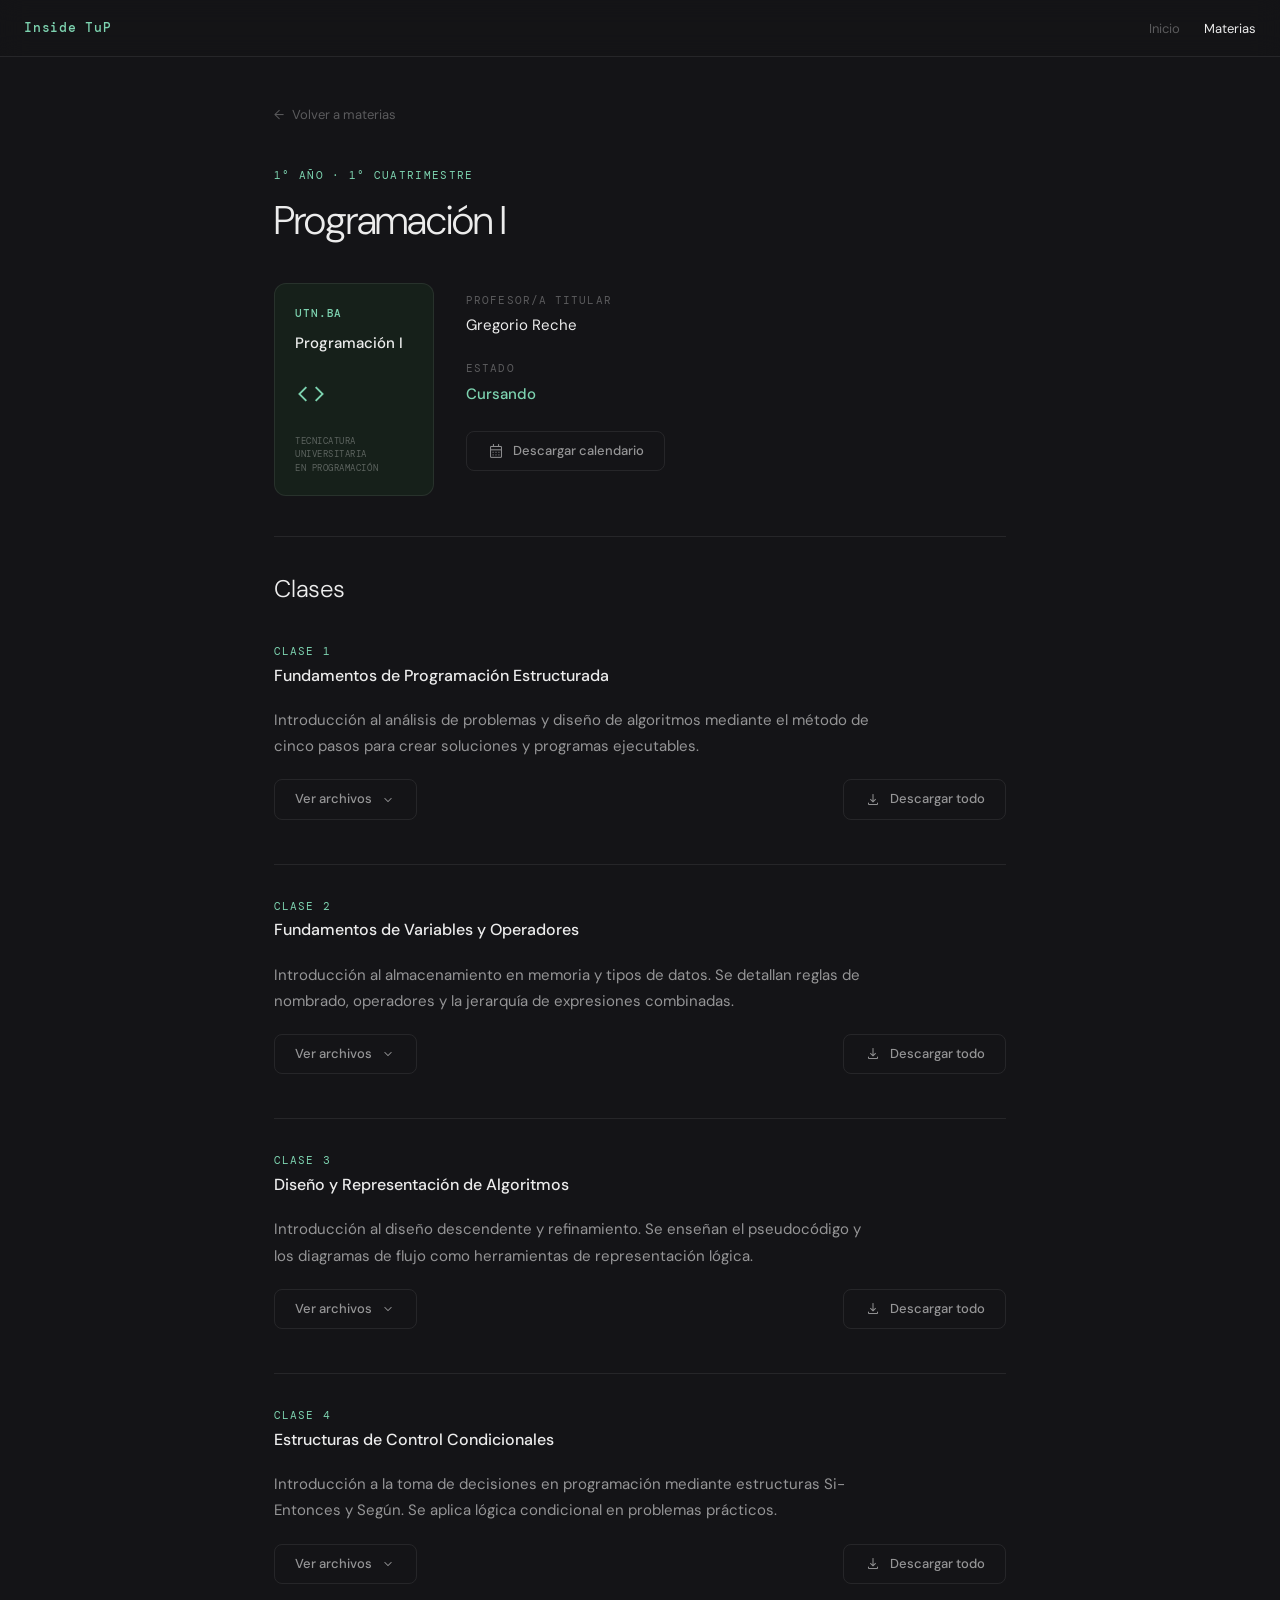
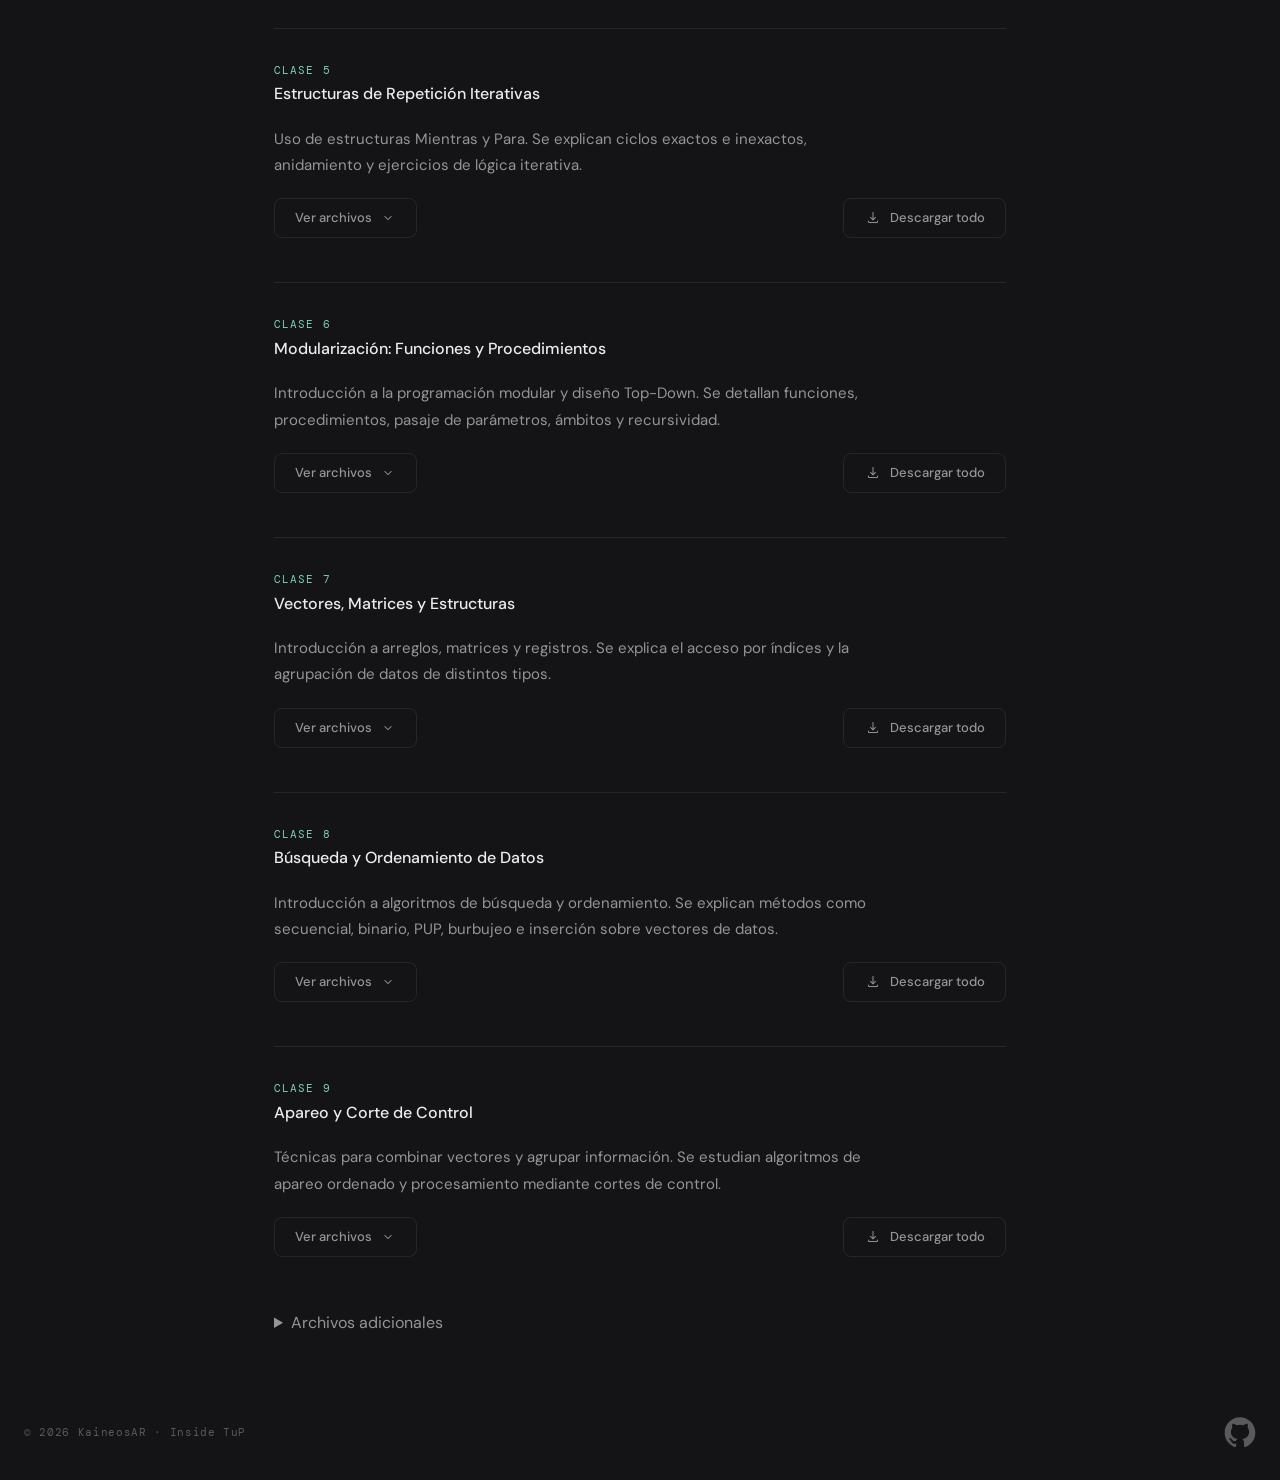
<file: materias/programacion-1.html>
<!doctype html>
<html lang="es">
  <head>
    <title>Programación I — Inside TuP</title>
    <meta charset="utf-8" />
    <meta name="viewport" content="width=device-width, initial-scale=1" />
    <link rel="icon" href="../assets/img/UTN-fav-32x32.png" />
    <link rel="stylesheet" href="../assets/css/global.css" />
    <link rel="stylesheet" href="../assets/css/materia.css" />
    <meta
      name="description"
      content="Clases, archivos y apuntes de Programación I — Tecnicatura universitaria en Programación, UTN.BA e-Learning."
    />
    <meta name="author" content="Kaineos" />
    <meta name="copyright" content="Kaineos 2026" />
    <meta name="robots" content="index, follow, translate, snippet" />
    <meta property="og:title" content="Programación I — Inside TuP" />
    <meta
      property="og:description"
      content="Clases, archivos y apuntes de Programación I — Tecnicatura universitaria en Programación, UTN.BA e-Learning."
    />
    <meta property="og:type" content="website" />
    <meta property="og:locale" content="es_AR" />
  </head>
  <body id="top">
    <header>
      <nav>
        <div>
          <a
            href="../index.html"
            aria-label="Inside TuP — Volver a la página de inicio"
            >Inside TuP</a
          >

          <button
            aria-controls="nav-menu"
            aria-expanded="false"
            aria-label="Abrir menú de navegación"
          >
            <span></span>
            <span></span>
            <span></span>
          </button>

          <ul id="nav-menu">
            <li>
              <a href="../index.html">Inicio</a>
            </li>
            <li>
              <a href="../materias.html" aria-current="page">Materias</a>
            </li>
          </ul>
        </div>
      </nav>
    </header>

    <main>
      <section class="section materia" aria-labelledby="materia-title">
        <div>
          <!-- Back link -->
          <a href="../materias.html" class="back-link">
            <span aria-hidden="true">←</span> Volver a materias
          </a>

          <!-- Page title -->
          <div class="materia-intro">
            <p>1° Año · 1° Cuatrimestre</p>
            <h1 id="materia-title">Programación I</h1>
          </div>

          <!-- Card + metadata -->
          <div class="materia-top">
            <!-- Card (same design as materias.html, with view-transition-name) -->
            <div class="materia-card" aria-hidden="true">
              <span class="card-top">
                <span class="card-logo">UTN.BA</span>
                <span class="card-name">Programación I</span>
              </span>
              <span class="material-symbols-outlined card-icon">code</span>
              <span class="card-footer"
                >Tecnicatura universitaria<br />en Programación</span
              >
            </div>

            <!-- Metadata -->
            <div class="materia-meta">
              <dl class="meta-list">
                <div class="meta-item">
                  <dt>Profesor/a titular</dt>
                  <dd>Gregorio Reche</dd>
                </div>
                <div class="meta-item">
                  <dt>Estado</dt>
                  <dd class="meta-estado cursando">Cursando</dd>
                </div>
              </dl>

              <a
                href="../assets/academic-files/Cuatrimestre-1/Programacion-I/Calendario-academico-Programación-I-2026.pdf"
                class="btn-ghost"
                target="_blank"
                rel="noopener noreferrer"
              >
                <span
                  class="material-symbols-outlined btn-icon"
                  aria-hidden="true"
                  >calendar_month</span
                >
                Descargar calendario
              </a>
            </div>
          </div>

          <!-- Classes -->
          <section class="clases" aria-labelledby="clases-title">
            <h2 id="clases-title">Clases</h2>

            <!-- Clase 1 -->
            <article class="clase-block" aria-labelledby="clase-1-titulo">
              <div class="clase-header">
                <p class="clase-num">Clase 1</p>
                <h3 id="clase-1-titulo" class="clase-tema">
                  Fundamentos de Programación Estructurada
                </h3>
              </div>

              <p class="clase-desc">
                Introducción al análisis de problemas y diseño de algoritmos
                mediante el método de cinco pasos para crear soluciones y
                programas ejecutables.
              </p>

              <div class="clase-actions">
                <!-- Collapsible files -->
                <div class="clase-archivos">
                  <button
                    class="clase-archivos-trigger"
                    aria-expanded="false"
                    aria-controls="archivos-clase-1"
                  >
                    <span>Ver archivos</span>
                    <span
                      class="material-symbols-outlined trigger-icon"
                      aria-hidden="true"
                      >expand_more</span
                    >
                  </button>
                  <div class="clase-archivos-body" id="archivos-clase-1">
                    <ul class="archivos-list">
                      <li class="archivo-item">
                        <div class="archivo-info">
                          <span
                            class="material-symbols-outlined archivo-icon"
                            aria-hidden="true"
                            >picture_as_pdf</span
                          >
                          <div>
                            <p class="archivo-nombre">
                              Unidad-1-Programacion.pdf
                            </p>
                            <p class="archivo-desc">Lectura</p>
                          </div>
                        </div>
                        <a
                          href="../assets/academic-files/Cuatrimestre-1/Programacion-I/Clase-1/Unidad-1-Programacion.pdf"
                          class="archivo-btn"
                          target="_blank"
                          rel="noopener noreferrer"
                          aria-label="Ver Unidad-1-Programacion.pdf"
                        >
                          <span
                            class="material-symbols-outlined"
                            aria-hidden="true"
                            >visibility</span
                          >
                          Ver
                        </a>
                      </li>
                      <li class="archivo-item">
                        <div class="archivo-info">
                          <span
                            class="material-symbols-outlined archivo-icon"
                            aria-hidden="true"
                            >picture_as_pdf</span
                          >
                          <div>
                            <p class="archivo-nombre">
                              Presentacion-Unidad-I.pdf
                            </p>
                            <p class="archivo-desc">Complemento</p>
                          </div>
                        </div>
                        <a
                          href="../assets/academic-files/Cuatrimestre-1/Programacion-I/Clase-1/Presentacion-Unidad-I.pdf"
                          class="archivo-btn"
                          target="_blank"
                          rel="noopener noreferrer"
                          aria-label="Ver Presentacion-Unidad-I.pdf"
                        >
                          <span
                            class="material-symbols-outlined"
                            aria-hidden="true"
                            >visibility</span
                          >
                          Ver
                        </a>
                      </li>
                    </ul>
                  </div>
                </div>

                <!-- Download all -->
                <a
                  href="../assets/academic-files/Cuatrimestre-1/Programacion-I/Clases-comprimidas/Clase-1.zip"
                  class="btn-ghost clase-dl-all"
                  download
                  aria-label="Descargar todo el material de la clase 1"
                >
                  <span
                    class="material-symbols-outlined btn-icon"
                    aria-hidden="true"
                    >download</span
                  >
                  Descargar todo
                </a>
              </div>
            </article>

            <!-- Clase 2 -->
            <article class="clase-block" aria-labelledby="clase-2-titulo">
              <div class="clase-header">
                <p class="clase-num">Clase 2</p>
                <h3 id="clase-2-titulo" class="clase-tema">
                  Fundamentos de Variables y Operadores
                </h3>
              </div>

              <p class="clase-desc">
                Introducción al almacenamiento en memoria y tipos de datos. Se
                detallan reglas de nombrado, operadores y la jerarquía de
                expresiones combinadas.
              </p>

              <div class="clase-actions">
                <!-- Collapsible files -->
                <div class="clase-archivos">
                  <button
                    class="clase-archivos-trigger"
                    aria-expanded="false"
                    aria-controls="archivos-clase-2"
                  >
                    <span>Ver archivos</span>
                    <span
                      class="material-symbols-outlined trigger-icon"
                      aria-hidden="true"
                      >expand_more</span
                    >
                  </button>
                  <div class="clase-archivos-body" id="archivos-clase-2">
                    <ul class="archivos-list">
                      <li class="archivo-item">
                        <div class="archivo-info">
                          <span
                            class="material-symbols-outlined archivo-icon"
                            aria-hidden="true"
                            >picture_as_pdf</span
                          >
                          <div>
                            <p class="archivo-nombre">
                              UNIDAD-2-Variables-y-Operadores.pdf
                            </p>
                            <p class="archivo-desc">Lectura</p>
                          </div>
                        </div>
                        <a
                          href="../assets/academic-files/Cuatrimestre-1/Programacion-I/Clase-2/UNIDAD-2-Variables-y-Operadores.pdf"
                          class="archivo-btn"
                          target="_blank"
                          rel="noopener noreferrer"
                          aria-label="Ver UNIDAD-2-Variables-y-Operadores.pdf"
                        >
                          <span
                            class="material-symbols-outlined"
                            aria-hidden="true"
                            >visibility</span
                          >
                          Ver
                        </a>
                      </li>
                      <li class="archivo-item">
                        <div class="archivo-info">
                          <span
                            class="material-symbols-outlined archivo-icon"
                            aria-hidden="true"
                            >picture_as_pdf</span
                          >
                          <div>
                            <p class="archivo-nombre">
                              Unidad-2-Presentacion.pdf
                            </p>
                            <p class="archivo-desc">Complemento</p>
                          </div>
                        </div>
                        <a
                          href="../assets/academic-files/Cuatrimestre-1/Programacion-I/Clase-2/Unidad-2-Presentacion.pdf"
                          class="archivo-btn"
                          target="_blank"
                          rel="noopener noreferrer"
                          aria-label="Ver Unidad-2-Presentacion.pdf"
                        >
                          <span
                            class="material-symbols-outlined"
                            aria-hidden="true"
                            >visibility</span
                          >
                          Ver
                        </a>
                      </li>
                    </ul>
                  </div>
                </div>

                <!-- Download all -->
                <a
                  href="../assets/academic-files/Cuatrimestre-1/Programacion-I/Clases-comprimidas/Clase-2.zip"
                  class="btn-ghost clase-dl-all"
                  download
                  aria-label="Descargar todo el material de la clase 2"
                >
                  <span
                    class="material-symbols-outlined btn-icon"
                    aria-hidden="true"
                    >download</span
                  >
                  Descargar todo
                </a>
              </div>
            </article>

            <!-- Clase 3 -->
            <article class="clase-block" aria-labelledby="clase-3-titulo">
              <div class="clase-header">
                <p class="clase-num">Clase 3</p>
                <h3 id="clase-3-titulo" class="clase-tema">
                  Diseño y Representación de Algoritmos
                </h3>
              </div>

              <p class="clase-desc">
                Introducción al diseño descendente y refinamiento. Se enseñan el
                pseudocódigo y los diagramas de flujo como herramientas de
                representación lógica.
              </p>

              <div class="clase-actions">
                <!-- Collapsible files -->
                <div class="clase-archivos">
                  <button
                    class="clase-archivos-trigger"
                    aria-expanded="false"
                    aria-controls="archivos-clase-3"
                  >
                    <span>Ver archivos</span>
                    <span
                      class="material-symbols-outlined trigger-icon"
                      aria-hidden="true"
                      >expand_more</span
                    >
                  </button>
                  <div class="clase-archivos-body" id="archivos-clase-3">
                    <ul class="archivos-list">
                      <li class="archivo-item">
                        <div class="archivo-info">
                          <span
                            class="material-symbols-outlined archivo-icon"
                            aria-hidden="true"
                            >picture_as_pdf</span
                          >
                          <div>
                            <p class="archivo-nombre">Clase-3-algoritmos.pdf</p>
                            <p class="archivo-desc">Lectura</p>
                          </div>
                        </div>
                        <a
                          href="../assets/academic-files/Cuatrimestre-1/Programacion-I/Clase-3/Clase-3-algoritmos.pdf"
                          class="archivo-btn"
                          target="_blank"
                          rel="noopener noreferrer"
                          aria-label="Ver Clase-3-algoritmos.pdf"
                        >
                          <span
                            class="material-symbols-outlined"
                            aria-hidden="true"
                            >visibility</span
                          >
                          Ver
                        </a>
                      </li>
                      <li class="archivo-item">
                        <div class="archivo-info">
                          <span
                            class="material-symbols-outlined archivo-icon"
                            aria-hidden="true"
                            >picture_as_pdf</span
                          >
                          <div>
                            <p class="archivo-nombre">U3-Presentacion.pdf</p>
                            <p class="archivo-desc">Complemento</p>
                          </div>
                        </div>
                        <a
                          href="../assets/academic-files/Cuatrimestre-1/Programacion-I/Clase-3/U3-Presentacion.pdf"
                          class="archivo-btn"
                          target="_blank"
                          rel="noopener noreferrer"
                          aria-label="Ver U3-Presentacion.pdf"
                        >
                          <span
                            class="material-symbols-outlined"
                            aria-hidden="true"
                            >visibility</span
                          >
                          Ver
                        </a>
                      </li>
                      <li class="archivo-item">
                        <div class="archivo-info">
                          <span
                            class="material-symbols-outlined archivo-icon"
                            aria-hidden="true"
                            >picture_as_pdf</span
                          >
                          <div>
                            <p class="archivo-nombre">
                              Ejercicios-Asignaciones.pdf
                            </p>
                            <p class="archivo-desc">Práctica</p>
                          </div>
                        </div>
                        <a
                          href="../assets/academic-files/Cuatrimestre-1/Programacion-I/Clase-3/Ejercicios-Asignaciones.pdf"
                          class="archivo-btn"
                          target="_blank"
                          rel="noopener noreferrer"
                          aria-label="Ver Ejercicios-Asignaciones.pdf"
                        >
                          <span
                            class="material-symbols-outlined"
                            aria-hidden="true"
                            >visibility</span
                          >
                          Ver
                        </a>
                      </li>
                      <li class="archivo-item">
                        <div class="archivo-info">
                          <span
                            class="material-symbols-outlined archivo-icon"
                            aria-hidden="true"
                            >folder_zip</span
                          >
                          <div>
                            <p class="archivo-nombre">
                              Ejercicios-resueltos.zip
                            </p>
                            <p class="archivo-desc">Práctica resuelta</p>
                          </div>
                        </div>
                        <a
                          href="../assets/academic-files/Cuatrimestre-1/Programacion-I/Clase-3/Ejercicios-resueltos.zip"
                          class="archivo-btn"
                          download
                          aria-label="Descargar Ejercicios-resueltos.zip"
                        >
                          <span
                            class="material-symbols-outlined"
                            aria-hidden="true"
                            >download</span
                          >
                          Descargar
                        </a>
                      </li>
                    </ul>
                  </div>
                </div>

                <!-- Download all -->
                <a
                  href="../assets/academic-files/Cuatrimestre-1/Programacion-I/Clases-comprimidas/Clase-3.zip"
                  class="btn-ghost clase-dl-all"
                  download
                  aria-label="Descargar todo el material de la clase 3"
                >
                  <span
                    class="material-symbols-outlined btn-icon"
                    aria-hidden="true"
                    >download</span
                  >
                  Descargar todo
                </a>
              </div>
            </article>

            <!-- Clase 4 -->
            <article class="clase-block" aria-labelledby="clase-4-titulo">
              <div class="clase-header">
                <p class="clase-num">Clase 4</p>
                <h3 id="clase-4-titulo" class="clase-tema">
                  Estructuras de Control Condicionales
                </h3>
              </div>

              <p class="clase-desc">
                Introducción a la toma de decisiones en programación mediante
                estructuras Si-Entonces y Según. Se aplica lógica condicional en
                problemas prácticos.
              </p>

              <div class="clase-actions">
                <!-- Collapsible files -->
                <div class="clase-archivos">
                  <button
                    class="clase-archivos-trigger"
                    aria-expanded="false"
                    aria-controls="archivos-clase-4"
                  >
                    <span>Ver archivos</span>
                    <span
                      class="material-symbols-outlined trigger-icon"
                      aria-hidden="true"
                      >expand_more</span
                    >
                  </button>
                  <div class="clase-archivos-body" id="archivos-clase-4">
                    <ul class="archivos-list">
                      <li class="archivo-item">
                        <div class="archivo-info">
                          <span
                            class="material-symbols-outlined archivo-icon"
                            aria-hidden="true"
                            >picture_as_pdf</span
                          >
                          <div>
                            <p class="archivo-nombre">
                              Clase-4-Estructuras-de-control.pdf
                            </p>
                            <p class="archivo-desc">Lectura</p>
                          </div>
                        </div>
                        <a
                          href="../assets/academic-files/Cuatrimestre-1/Programacion-I/Clase-4/Clase-4-Estructuras-de-control.pdf"
                          class="archivo-btn"
                          target="_blank"
                          rel="noopener noreferrer"
                          aria-label="Ver Clase-4-Estructuras-de-control.pdf"
                        >
                          <span
                            class="material-symbols-outlined"
                            aria-hidden="true"
                            >visibility</span
                          >
                          Ver
                        </a>
                      </li>
                      <li class="archivo-item">
                        <div class="archivo-info">
                          <span
                            class="material-symbols-outlined archivo-icon"
                            aria-hidden="true"
                            >picture_as_pdf</span
                          >
                          <div>
                            <p class="archivo-nombre">
                              Ejercicios-de-Condicionales.pdf
                            </p>
                            <p class="archivo-desc">Práctica</p>
                          </div>
                        </div>
                        <a
                          href="../assets/academic-files/Cuatrimestre-1/Programacion-I/Clase-4/Ejercicios-de-Condicionales.pdf"
                          class="archivo-btn"
                          target="_blank"
                          rel="noopener noreferrer"
                          aria-label="Ver Ejercicios-de-Condicionales.pdf"
                        >
                          <span
                            class="material-symbols-outlined"
                            aria-hidden="true"
                            >visibility</span
                          >
                          Ver
                        </a>
                      </li>
                      <li class="archivo-item">
                        <div class="archivo-info">
                          <span
                            class="material-symbols-outlined archivo-icon"
                            aria-hidden="true"
                            >picture_as_pdf</span
                          >
                          <div>
                            <p class="archivo-nombre">
                              Ejercicios-Asignaciones-y-condicionales.pdf
                            </p>
                            <p class="archivo-desc">Práctica</p>
                          </div>
                        </div>
                        <a
                          href="../assets/academic-files/Cuatrimestre-1/Programacion-I/Clase-4/Ejercicios-Asignaciones-y-condicionales.pdf"
                          class="archivo-btn"
                          target="_blank"
                          rel="noopener noreferrer"
                          aria-label="Ver Ejercicios-Asignaciones-y-condicionales.pdf"
                        >
                          <span
                            class="material-symbols-outlined"
                            aria-hidden="true"
                            >visibility</span
                          >
                          Ver
                        </a>
                      </li>
                      <li class="archivo-item">
                        <div class="archivo-info">
                          <span
                            class="material-symbols-outlined archivo-icon"
                            aria-hidden="true"
                            >picture_as_pdf</span
                          >
                          <div>
                            <p class="archivo-nombre">
                              Bosquejo-de-Condicionales_2-Ejercicio-12.pdf
                            </p>
                            <p class="archivo-desc">Anotaciones en clase</p>
                          </div>
                        </div>
                        <a
                          href="../assets/academic-files/Cuatrimestre-1/Programacion-I/Clase-4/Bosquejo-de-Condicionales_2-Ejercicio-12.pdf"
                          class="archivo-btn"
                          target="_blank"
                          rel="noopener noreferrer"
                          aria-label="Ver Bosquejo-de-Condicionales_2-Ejercicio-12.pdf"
                        >
                          <span
                            class="material-symbols-outlined"
                            aria-hidden="true"
                            >visibility</span
                          >
                          Ver
                        </a>
                      </li>
                      <li class="archivo-item">
                        <div class="archivo-info">
                          <span
                            class="material-symbols-outlined archivo-icon"
                            aria-hidden="true"
                            >folder_zip</span
                          >
                          <div>
                            <p class="archivo-nombre">
                              Ejercicios-resueltos-condicionales.zip
                            </p>
                            <p class="archivo-desc">Práctica resuelta</p>
                          </div>
                        </div>
                        <a
                          href="../assets/academic-files/Cuatrimestre-1/Programacion-I/Clase-4/Ejercicios-resueltos-condicionales.zip"
                          class="archivo-btn"
                          download
                          aria-label="Descargar Ejercicios-resueltos-condicionales.zip"
                        >
                          <span
                            class="material-symbols-outlined"
                            aria-hidden="true"
                            >download</span
                          >
                          Descargar
                        </a>
                      </li>
                      <li class="archivo-item">
                        <div class="archivo-info">
                          <span
                            class="material-symbols-outlined archivo-icon"
                            aria-hidden="true"
                            >folder_zip</span
                          >
                          <div>
                            <p class="archivo-nombre">
                              Ejercicios-resueltos-asignaciones-y-condicionales.zip
                            </p>
                            <p class="archivo-desc">Práctica resuelta</p>
                          </div>
                        </div>
                        <a
                          href="../assets/academic-files/Cuatrimestre-1/Programacion-I/Clase-4/Ejercicios-resueltos-asignaciones-y-condicionales.zip"
                          class="archivo-btn"
                          download
                          aria-label="Descargar Ejercicios-resueltos-asignaciones-y-condicionales.zip"
                        >
                          <span
                            class="material-symbols-outlined"
                            aria-hidden="true"
                            >download</span
                          >
                          Descargar
                        </a>
                      </li>
                    </ul>
                  </div>
                </div>

                <!-- Download all -->
                <a
                  href="../assets/academic-files/Cuatrimestre-1/Programacion-I/Clases-comprimidas/Clase-4.zip"
                  class="btn-ghost clase-dl-all"
                  download
                  aria-label="Descargar todo el material de la clase 4"
                >
                  <span
                    class="material-symbols-outlined btn-icon"
                    aria-hidden="true"
                    >download</span
                  >
                  Descargar todo
                </a>
              </div>
            </article>

            <!-- Clase 5 -->
            <article class="clase-block" aria-labelledby="clase-5-titulo">
              <div class="clase-header">
                <p class="clase-num">Clase 5</p>
                <h3 id="clase-5-titulo" class="clase-tema">
                  Estructuras de Repetición Iterativas
                </h3>
              </div>

              <p class="clase-desc">
                Uso de estructuras Mientras y Para. Se explican ciclos exactos e
                inexactos, anidamiento y ejercicios de lógica iterativa.
              </p>

              <div class="clase-actions">
                <!-- Collapsible files -->
                <div class="clase-archivos">
                  <button
                    class="clase-archivos-trigger"
                    aria-expanded="false"
                    aria-controls="archivos-clase-5"
                  >
                    <span>Ver archivos</span>
                    <span
                      class="material-symbols-outlined trigger-icon"
                      aria-hidden="true"
                      >expand_more</span
                    >
                  </button>
                  <div class="clase-archivos-body" id="archivos-clase-5">
                    <ul class="archivos-list">
                      <li class="archivo-item">
                        <div class="archivo-info">
                          <span
                            class="material-symbols-outlined archivo-icon"
                            aria-hidden="true"
                            >picture_as_pdf</span
                          >
                          <div>
                            <p class="archivo-nombre">Clase-5.pdf</p>
                            <p class="archivo-desc">Lectura</p>
                          </div>
                        </div>
                        <a
                          href="../assets/academic-files/Cuatrimestre-1/Programacion-I/Clase-5/Clase-5.pdf"
                          class="archivo-btn"
                          target="_blank"
                          rel="noopener noreferrer"
                          aria-label="Ver Clase-5.pdf"
                        >
                          <span
                            class="material-symbols-outlined"
                            aria-hidden="true"
                            >visibility</span
                          >
                          Ver
                        </a>
                      </li>
                      <li class="archivo-item">
                        <div class="archivo-info">
                          <span
                            class="material-symbols-outlined archivo-icon"
                            aria-hidden="true"
                            >picture_as_pdf</span
                          >
                          <div>
                            <p class="archivo-nombre">
                              Ejercitacion-Ciclos.pdf
                            </p>
                            <p class="archivo-desc">Práctica</p>
                          </div>
                        </div>
                        <a
                          href="../assets/academic-files/Cuatrimestre-1/Programacion-I/Clase-5/Ejercitacion-Ciclos.pdf"
                          class="archivo-btn"
                          target="_blank"
                          rel="noopener noreferrer"
                          aria-label="Ver Ejercitacion-Ciclos.pdf"
                        >
                          <span
                            class="material-symbols-outlined"
                            aria-hidden="true"
                            >visibility</span
                          >
                          Ver
                        </a>
                      </li>
                    </ul>
                  </div>
                </div>

                <!-- Download all -->
                <a
                  href="../assets/academic-files/Cuatrimestre-1/Programacion-I/Clases-comprimidas/Clase-5.zip"
                  class="btn-ghost clase-dl-all"
                  download
                  aria-label="Descargar todo el material de la clase 5"
                >
                  <span
                    class="material-symbols-outlined btn-icon"
                    aria-hidden="true"
                    >download</span
                  >
                  Descargar todo
                </a>
              </div>
            </article>

            <!-- Clase 6 -->
            <article class="clase-block" aria-labelledby="clase-6-titulo">
              <div class="clase-header">
                <p class="clase-num">Clase 6</p>
                <h3 id="clase-6-titulo" class="clase-tema">
                  Modularización: Funciones y Procedimientos
                </h3>
              </div>

              <p class="clase-desc">
                Introducción a la programación modular y diseño Top-Down. Se
                detallan funciones, procedimientos, pasaje de parámetros,
                ámbitos y recursividad.
              </p>

              <div class="clase-actions">
                <!-- Collapsible files -->
                <div class="clase-archivos">
                  <button
                    class="clase-archivos-trigger"
                    aria-expanded="false"
                    aria-controls="archivos-clase-6"
                  >
                    <span>Ver archivos</span>
                    <span
                      class="material-symbols-outlined trigger-icon"
                      aria-hidden="true"
                      >expand_more</span
                    >
                  </button>
                  <div class="clase-archivos-body" id="archivos-clase-6">
                    <ul class="archivos-list">
                      <li class="archivo-item">
                        <div class="archivo-info">
                          <span
                            class="material-symbols-outlined archivo-icon"
                            aria-hidden="true"
                            >picture_as_pdf</span
                          >
                          <div>
                            <p class="archivo-nombre">
                              clase-6-FUNCIONES-Y-PROCEDIMIENTOS.pdf
                            </p>
                            <p class="archivo-desc">Lectura</p>
                          </div>
                        </div>
                        <a
                          href="../assets/academic-files/Cuatrimestre-1/Programacion-I/Clase-6/clase-6-FUNCIONES-Y-PROCEDIMIENTOS.pdf"
                          class="archivo-btn"
                          target="_blank"
                          rel="noopener noreferrer"
                          aria-label="Ver clase-6-FUNCIONES-Y-PROCEDIMIENTOS.pdf"
                        >
                          <span
                            class="material-symbols-outlined"
                            aria-hidden="true"
                            >visibility</span
                          >
                          Ver
                        </a>
                      </li>
                      <li class="archivo-item">
                        <div class="archivo-info">
                          <span
                            class="material-symbols-outlined archivo-icon"
                            aria-hidden="true"
                            >picture_as_pdf</span
                          >
                          <div>
                            <p class="archivo-nombre">
                              Unidad-6-Funciones-Presentación.pdf
                            </p>
                            <p class="archivo-desc">Complemento</p>
                          </div>
                        </div>
                        <a
                          href="../assets/academic-files/Cuatrimestre-1/Programacion-I/Clase-6/Unidad-6-Funciones-Presentación.pdf"
                          class="archivo-btn"
                          target="_blank"
                          rel="noopener noreferrer"
                          aria-label="Ver Unidad-6-Funciones-Presentación.pdf"
                        >
                          <span
                            class="material-symbols-outlined"
                            aria-hidden="true"
                            >visibility</span
                          >
                          Ver
                        </a>
                      </li>
                    </ul>
                  </div>
                </div>

                <!-- Download all -->
                <a
                  href="../assets/academic-files/Cuatrimestre-1/Programacion-I/Clases-comprimidas/Clase-6.zip"
                  class="btn-ghost clase-dl-all"
                  download
                  aria-label="Descargar todo el material de la clase 6"
                >
                  <span
                    class="material-symbols-outlined btn-icon"
                    aria-hidden="true"
                    >download</span
                  >
                  Descargar todo
                </a>
              </div>
            </article>

            <!-- Clase 7 -->
            <article class="clase-block" aria-labelledby="clase-7-titulo">
              <div class="clase-header">
                <p class="clase-num">Clase 7</p>
                <h3 id="clase-7-titulo" class="clase-tema">
                  Vectores, Matrices y Estructuras
                </h3>
              </div>

              <p class="clase-desc">
                Introducción a arreglos, matrices y registros. Se explica el
                acceso por índices y la agrupación de datos de distintos tipos.
              </p>

              <div class="clase-actions">
                <!-- Collapsible files -->
                <div class="clase-archivos">
                  <button
                    class="clase-archivos-trigger"
                    aria-expanded="false"
                    aria-controls="archivos-clase-7"
                  >
                    <span>Ver archivos</span>
                    <span
                      class="material-symbols-outlined trigger-icon"
                      aria-hidden="true"
                      >expand_more</span
                    >
                  </button>
                  <div class="clase-archivos-body" id="archivos-clase-7">
                    <ul class="archivos-list">
                      <li class="archivo-item">
                        <div class="archivo-info">
                          <span
                            class="material-symbols-outlined archivo-icon"
                            aria-hidden="true"
                            >picture_as_pdf</span
                          >
                          <div>
                            <p class="archivo-nombre">Unidad-7.pdf</p>
                            <p class="archivo-desc">Lectura</p>
                          </div>
                        </div>
                        <a
                          href="../assets/academic-files/Cuatrimestre-1/Programacion-I/Clase-7/Unidad-7.pdf"
                          class="archivo-btn"
                          target="_blank"
                          rel="noopener noreferrer"
                          aria-label="Ver Unidad-7.pdf"
                        >
                          <span
                            class="material-symbols-outlined"
                            aria-hidden="true"
                            >visibility</span
                          >
                          Ver
                        </a>
                      </li>
                      <li class="archivo-item">
                        <div class="archivo-info">
                          <span
                            class="material-symbols-outlined archivo-icon"
                            aria-hidden="true"
                            >picture_as_pdf</span
                          >
                          <div>
                            <p class="archivo-nombre">
                              UTNMEDRANO-TUP-PROG-I-Ejercicios-unidad-7_Vectores-y-Matrices.pdf
                            </p>
                            <p class="archivo-desc">Práctica</p>
                          </div>
                        </div>
                        <a
                          href="../assets/academic-files/Cuatrimestre-1/Programacion-I/Clase-7/UTNMEDRANO-TUP-PROG-I-Ejercicios-unidad-7_Vectores-y-Matrices.pdf"
                          class="archivo-btn"
                          target="_blank"
                          rel="noopener noreferrer"
                          aria-label="Ver UTNMEDRANO-TUP-PROG-I-Ejercicios-unidad-7_Vectores-y-Matrices.pdf"
                        >
                          <span
                            class="material-symbols-outlined"
                            aria-hidden="true"
                            >visibility</span
                          >
                          Ver
                        </a>
                      </li>
                      <li class="archivo-item">
                        <div class="archivo-info">
                          <span
                            class="material-symbols-outlined archivo-icon"
                            aria-hidden="true"
                            >picture_as_pdf</span
                          >
                          <div>
                            <p class="archivo-nombre">
                              UTNMEDRANO-TUP-PROG-I-Ejercicios-unidad-7-Estructuras.pdf
                            </p>
                            <p class="archivo-desc">Práctica</p>
                          </div>
                        </div>
                        <a
                          href="../assets/academic-files/Cuatrimestre-1/Programacion-I/Clase-7/UTNMEDRANO-TUP-PROG-I-Ejercicios-unidad-7-Estructuras.pdf"
                          class="archivo-btn"
                          target="_blank"
                          rel="noopener noreferrer"
                          aria-label="Ver UTNMEDRANO-TUP-PROG-I-Ejercicios-unidad-7-Estructuras.pdf"
                        >
                          <span
                            class="material-symbols-outlined"
                            aria-hidden="true"
                            >visibility</span
                          >
                          Ver
                        </a>
                      </li>
                      <li class="archivo-item">
                        <div class="archivo-info">
                          <span
                            class="material-symbols-outlined archivo-icon"
                            aria-hidden="true"
                            >picture_as_pdf</span
                          >
                          <div>
                            <p class="archivo-nombre">
                              Ejemplo-en-clase-de-Ejercicio-1-de-Vectores.pdf
                            </p>
                            <p class="archivo-desc">Anotaciones en clase</p>
                          </div>
                        </div>
                        <a
                          href="../assets/academic-files/Cuatrimestre-1/Programacion-I/Clase-7/Ejemplo-en-clase-de-Ejercicio-1-de-Vectores.pdf"
                          class="archivo-btn"
                          target="_blank"
                          rel="noopener noreferrer"
                          aria-label="Ver Ejemplo-en-clase-de-Ejercicio-1-de-Vectores.pdf"
                        >
                          <span
                            class="material-symbols-outlined"
                            aria-hidden="true"
                            >visibility</span
                          >
                          Ver
                        </a>
                      </li>
                      <li class="archivo-item">
                        <div class="archivo-info">
                          <span
                            class="material-symbols-outlined archivo-icon"
                            aria-hidden="true"
                            >picture_as_pdf</span
                          >
                          <div>
                            <p class="archivo-nombre">
                              Ejemplo-en-clase-de-Ejercicio-2-de-Vectores.pdf
                            </p>
                            <p class="archivo-desc">Anotaciones en clase</p>
                          </div>
                        </div>
                        <a
                          href="../assets/academic-files/Cuatrimestre-1/Programacion-I/Clase-7/Ejemplo-en-clase-de-Ejercicio-2-de-Vectores.pdf"
                          class="archivo-btn"
                          target="_blank"
                          rel="noopener noreferrer"
                          aria-label="Ver Ejemplo-en-clase-de-Ejercicio-2-de-Vectores.pdf"
                        >
                          <span
                            class="material-symbols-outlined"
                            aria-hidden="true"
                            >visibility</span
                          >
                          Ver
                        </a>
                      </li>
                    </ul>
                  </div>
                </div>

                <!-- Download all -->
                <a
                  href="../assets/academic-files/Cuatrimestre-1/Programacion-I/Clases-comprimidas/Clase-7.zip"
                  class="btn-ghost clase-dl-all"
                  download
                  aria-label="Descargar todo el material de la clase 7"
                >
                  <span
                    class="material-symbols-outlined btn-icon"
                    aria-hidden="true"
                    >download</span
                  >
                  Descargar todo
                </a>
              </div>
            </article>

            <!-- Clase 8 -->
            <article class="clase-block" aria-labelledby="clase-8-titulo">
              <div class="clase-header">
                <p class="clase-num">Clase 8</p>
                <h3 id="clase-8-titulo" class="clase-tema">
                  Búsqueda y Ordenamiento de Datos
                </h3>
              </div>
              <p class="clase-desc">
                Introducción a algoritmos de búsqueda y ordenamiento. Se
                explican métodos como secuencial, binario, PUP, burbujeo e
                inserción sobre vectores de datos.
              </p>
              <div class="clase-actions">
                <div class="clase-archivos">
                  <button
                    class="clase-archivos-trigger"
                    aria-expanded="false"
                    aria-controls="archivos-clase-8"
                  >
                    <span>Ver archivos</span>
                    <span
                      class="material-symbols-outlined trigger-icon"
                      aria-hidden="true"
                      >expand_more</span
                    >
                  </button>
                  <div class="clase-archivos-body" id="archivos-clase-8">
                    <ul class="archivos-list">
                      <li class="archivo-item">
                        <div class="archivo-info">
                          <span
                            class="material-symbols-outlined archivo-icon"
                            aria-hidden="true"
                            >picture_as_pdf</span
                          >
                          <div>
                            <p class="archivo-nombre">Unidad-8.pdf</p>
                            <p class="archivo-desc">Lectura</p>
                          </div>
                        </div>
                        <a
                          href="../assets/academic-files/Cuatrimestre-1/Programacion-I/Clase-8/Unidad-8.pdf"
                          class="archivo-btn"
                          target="_blank"
                          rel="noopener noreferrer"
                          aria-label="Ver Unidad-8.pdf"
                        >
                          <span
                            class="material-symbols-outlined"
                            aria-hidden="true"
                            >visibility</span
                          >Ver
                        </a>
                      </li>
                      <li class="archivo-item">
                        <div class="archivo-info">
                          <span
                            class="material-symbols-outlined archivo-icon"
                            aria-hidden="true"
                            >picture_as_pdf</span
                          >
                          <div>
                            <p class="archivo-nombre">
                              Guia-de-Ejercicios-Estructuras-Busqueda-y-Ordenamiento.pdf
                            </p>
                            <p class="archivo-desc">Práctica</p>
                          </div>
                        </div>
                        <a
                          href="../assets/academic-files/Cuatrimestre-1/Programacion-I/Clase-8/Guia-de-Ejercicios-Estructuras-Busqueda-y-Ordenamiento.pdf"
                          class="archivo-btn"
                          target="_blank"
                          rel="noopener noreferrer"
                          aria-label="Ver Guia-de-Ejercicios-Estructuras-Busqueda-y-Ordenamiento.pdf"
                        >
                          <span
                            class="material-symbols-outlined"
                            aria-hidden="true"
                            >visibility</span
                          >Ver
                        </a>
                      </li>
                      <li class="archivo-item">
                        <div class="archivo-info">
                          <span
                            class="material-symbols-outlined archivo-icon"
                            aria-hidden="true"
                            >folder_zip</span
                          >
                          <div>
                            <p class="archivo-nombre">
                              Ejemplos-Codigos-Algoritmos de-Busqueda.zip
                            </p>
                            <p class="archivo-desc">Práctica resuelta</p>
                          </div>
                        </div>
                        <a
                          href="../assets/academic-files/Cuatrimestre-1/Programacion-I/Clase-8/Ejemplos-Codigos-Algoritmos de-Busqueda.zip"
                          class="archivo-btn"
                          download
                          aria-label="Descargar Ejemplos-Codigos-Algoritmos de-Busqueda.zip"
                        >
                          <span
                            class="material-symbols-outlined"
                            aria-hidden="true"
                            >download</span
                          >Descargar
                        </a>
                      </li>
                      <li class="archivo-item">
                        <div class="archivo-info">
                          <span
                            class="material-symbols-outlined archivo-icon"
                            aria-hidden="true"
                            >picture_as_pdf</span
                          >
                          <div>
                            <p class="archivo-nombre">
                              Clase-20-Ejercicio-1-de-Busqueda.pdf
                            </p>
                            <p class="archivo-desc">Práctica resuelta</p>
                          </div>
                        </div>
                        <a
                          href="../assets/academic-files/Cuatrimestre-1/Programacion-I/Clase-8/Clase-20-Ejercicio-1-de-Busqueda.pdf"
                          class="archivo-btn"
                          target="_blank"
                          rel="noopener noreferrer"
                          aria-label="Ver Clase-20-Ejercicio-1-de-Busqueda.pdf"
                        >
                          <span
                            class="material-symbols-outlined"
                            aria-hidden="true"
                            >visibility</span
                          >Ver
                        </a>
                      </li>
                      <li class="archivo-item">
                        <div class="archivo-info">
                          <span
                            class="material-symbols-outlined archivo-icon"
                            aria-hidden="true"
                            >picture_as_pdf</span
                          >
                          <div>
                            <p class="archivo-nombre">
                              Clase-22-Ejercicio-2-de-Busqueda.pdf
                            </p>
                            <p class="archivo-desc">Práctica resuelta</p>
                          </div>
                        </div>
                        <a
                          href="../assets/academic-files/Cuatrimestre-1/Programacion-I/Clase-8/Clase-22-Ejercicio-2-de-Busqueda.pdf"
                          class="archivo-btn"
                          target="_blank"
                          rel="noopener noreferrer"
                          aria-label="Ver Clase-22-Ejercicio-2-de-Busqueda.pdf"
                        >
                          <span
                            class="material-symbols-outlined"
                            aria-hidden="true"
                            >visibility</span
                          >Ver
                        </a>
                      </li>
                    </ul>
                  </div>
                </div>
                <a
                  href="../assets/academic-files/Cuatrimestre-1/Programacion-I/Clases-comprimidas/Clase-8.zip"
                  class="btn-ghost clase-dl-all"
                  download
                  aria-label="Descargar todo"
                >
                  <span
                    class="material-symbols-outlined btn-icon"
                    aria-hidden="true"
                    >download</span
                  >Descargar todo
                </a>
              </div>
            </article>

            <!-- Clase 9 -->
            <article class="clase-block" aria-labelledby="clase-9-titulo">
              <div class="clase-header">
                <p class="clase-num">Clase 9</p>
                <h3 id="clase-9-titulo" class="clase-tema">
                  Apareo y Corte de Control
                </h3>
              </div>
              <p class="clase-desc">
                Técnicas para combinar vectores y agrupar información. Se
                estudian algoritmos de apareo ordenado y procesamiento mediante
                cortes de control.
              </p>
              <div class="clase-actions">
                <div class="clase-archivos">
                  <button
                    class="clase-archivos-trigger"
                    aria-expanded="false"
                    aria-controls="archivos-clase-9"
                  >
                    <span>Ver archivos</span>
                    <span
                      class="material-symbols-outlined trigger-icon"
                      aria-hidden="true"
                      >expand_more</span
                    >
                  </button>
                  <div class="clase-archivos-body" id="archivos-clase-9">
                    <ul class="archivos-list">
                      <li class="archivo-item">
                        <div class="archivo-info">
                          <span
                            class="material-symbols-outlined archivo-icon"
                            aria-hidden="true"
                            >picture_as_pdf</span
                          >
                          <div>
                            <p class="archivo-nombre">Unidad-9.pdf</p>
                            <p class="archivo-desc">Lectura</p>
                          </div>
                        </div>
                        <a
                          href="../assets/academic-files/Cuatrimestre-1/Programacion-I/Clase-9/Unidad-9.pdf"
                          class="archivo-btn"
                          target="_blank"
                          rel="noopener noreferrer"
                          aria-label="Ver Unidad-9.pdf"
                        >
                          <span
                            class="material-symbols-outlined"
                            aria-hidden="true"
                            >visibility</span
                          >Ver
                        </a>
                      </li>
                      <li class="archivo-item">
                        <div class="archivo-info">
                          <span
                            class="material-symbols-outlined archivo-icon"
                            aria-hidden="true"
                            >picture_as_pdf</span
                          >
                          <div>
                            <p class="archivo-nombre">
                              Guia-de-Ejercicios-Apareo-CorteControl.pdf
                            </p>
                            <p class="archivo-desc">Práctica</p>
                          </div>
                        </div>
                        <a
                          href="../assets/academic-files/Cuatrimestre-1/Programacion-I/Clase-9/Guia-de-Ejercicios-Apareo-CorteControl.pdf"
                          class="archivo-btn"
                          target="_blank"
                          rel="noopener noreferrer"
                          aria-label="Ver Guia-de-Ejercicios-Apareo-CorteControl.pdf"
                        >
                          <span
                            class="material-symbols-outlined"
                            aria-hidden="true"
                            >visibility</span
                          >Ver
                        </a>
                      </li>
                      <li class="archivo-item">
                        <div class="archivo-info">
                          <span
                            class="material-symbols-outlined archivo-icon"
                            aria-hidden="true"
                            >picture_as_pdf</span
                          >
                          <div>
                            <p class="archivo-nombre">
                              EJERCICIOS-DE-APAREO.pdf
                            </p>
                            <p class="archivo-desc">Práctica</p>
                          </div>
                        </div>
                        <a
                          href="../assets/academic-files/Cuatrimestre-1/Programacion-I/Clase-9/EJERCICIOS-DE-APAREO.pdf"
                          class="archivo-btn"
                          target="_blank"
                          rel="noopener noreferrer"
                          aria-label="Ver EJERCICIOS-DE-APAREO.pdf"
                        >
                          <span
                            class="material-symbols-outlined"
                            aria-hidden="true"
                            >visibility</span
                          >Ver
                        </a>
                      </li>
                      <li class="archivo-item">
                        <div class="archivo-info">
                          <span
                            class="material-symbols-outlined archivo-icon"
                            aria-hidden="true"
                            >picture_as_pdf</span
                          >
                          <div>
                            <p class="archivo-nombre">
                              2026-ejercicios-de-Corte-de-Control.pdf
                            </p>
                            <p class="archivo-desc">Práctica</p>
                          </div>
                        </div>
                        <a
                          href="../assets/academic-files/Cuatrimestre-1/Programacion-I/Clase-9/2026-ejercicios-de-Corte-de-Control.pdf"
                          class="archivo-btn"
                          target="_blank"
                          rel="noopener noreferrer"
                          aria-label="Ver 2026-ejercicios-de-Corte-de-Control.pdf"
                        >
                          <span
                            class="material-symbols-outlined"
                            aria-hidden="true"
                            >visibility</span
                          >Ver
                        </a>
                      </li>
                      <li class="archivo-item">
                        <div class="archivo-info">
                          <span
                            class="material-symbols-outlined archivo-icon"
                            aria-hidden="true"
                            >folder_zip</span
                          >
                          <div>
                            <p class="archivo-nombre">
                              Clase-24-Ejercicio-1-de-la-Guia.zip
                            </p>
                            <p class="archivo-desc">Práctica resuelta</p>
                          </div>
                        </div>
                        <a
                          href="../assets/academic-files/Cuatrimestre-1/Programacion-I/Clase-9/Clase-24-Ejercicio-1-de-la-Guia.zip"
                          class="archivo-btn"
                          download
                          aria-label="Descargar Clase-24-Ejercicio-1-de-la-Guia.zip"
                        >
                          <span
                            class="material-symbols-outlined"
                            aria-hidden="true"
                            >download</span
                          >Descargar
                        </a>
                      </li>
                      <li class="archivo-item">
                        <div class="archivo-info">
                          <span
                            class="material-symbols-outlined archivo-icon"
                            aria-hidden="true"
                            >description</span
                          >
                          <div>
                            <p class="archivo-nombre">
                              Clase-23-Ejercicio-de-Apareo.md
                            </p>
                            <p class="archivo-desc">Práctica resuelta</p>
                          </div>
                        </div>
                        <a
                          href="../assets/academic-files/Cuatrimestre-1/Programacion-I/Clase-9/Clase-23-Ejercicio-de-Apareo.md"
                          class="archivo-btn"
                          download
                          aria-label="Descargar Clase-23-Ejercicio-de-Apareo.md"
                        >
                          <span
                            class="material-symbols-outlined"
                            aria-hidden="true"
                            >download</span
                          >Descargar
                        </a>
                      </li>
                      <li class="archivo-item">
                        <div class="archivo-info">
                          <span
                            class="material-symbols-outlined archivo-icon"
                            aria-hidden="true"
                            >description</span
                          >
                          <div>
                            <p class="archivo-nombre">
                              Clase-24-Ejercicio-2-de-la-Guia.md
                            </p>
                            <p class="archivo-desc">Práctica resuelta</p>
                          </div>
                        </div>
                        <a
                          href="../assets/academic-files/Cuatrimestre-1/Programacion-I/Clase-9/Clase-24-Ejercicio-2-de-la-Guia.md"
                          class="archivo-btn"
                          download
                          aria-label="Descargar Clase-24-Ejercicio-2-de-la-Guia.md"
                        >
                          <span
                            class="material-symbols-outlined"
                            aria-hidden="true"
                            >download</span
                          >Descargar
                        </a>
                      </li>
                      <li class="archivo-item">
                        <div class="archivo-info">
                          <span
                            class="material-symbols-outlined archivo-icon"
                            aria-hidden="true"
                            >description</span
                          >
                          <div>
                            <p class="archivo-nombre">
                              Clase-25-Ejercicio-de-Corte-de-Control.md
                            </p>
                            <p class="archivo-desc">Práctica resuelta</p>
                          </div>
                        </div>
                        <a
                          href="../assets/academic-files/Cuatrimestre-1/Programacion-I/Clase-9/Clase-25-Ejercicio-de-Corte-de-Control.md"
                          class="archivo-btn"
                          download
                          aria-label="Descargar Clase-25-Ejercicio-de-Corte-de-Control.md"
                        >
                          <span
                            class="material-symbols-outlined"
                            aria-hidden="true"
                            >download</span
                          >Descargar
                        </a>
                      </li>
                    </ul>
                  </div>
                </div>
                <a
                  href="../assets/academic-files/Cuatrimestre-1/Programacion-I/Clases-comprimidas/Clase-9.zip"
                  class="btn-ghost clase-dl-all"
                  download
                  aria-label="Descargar todo"
                >
                  <span
                    class="material-symbols-outlined btn-icon"
                    aria-hidden="true"
                    >download</span
                  >Descargar todo
                </a>
              </div>
            </article>
          </section>

          <!-- Extra files — collapsible -->
          <details class="extras">
            <summary class="extras-summary">
              <span class="extras-label">Archivos adicionales</span>
            </summary>
            <ul class="archivos-list extras-list">
              <li class="archivo-item">
                <div class="archivo-info">
                  <span
                    class="material-symbols-outlined archivo-icon"
                    aria-hidden="true"
                    >picture_as_pdf</span
                  >
                  <div>
                    <p class="archivo-nombre">
                      Equivalencias-pseudocodigo-y-codigo-UTN.pdf
                    </p>
                    <p class="archivo-desc">
                      Equivalencias de pseudocódigo a código C/C++
                    </p>
                  </div>
                </div>
                <a
                  href="../assets/academic-files/Cuatrimestre-1/Programacion-I/Recursos-varios/Equivalencias-pseudocodigo-y-codigo-UTN.pdf"
                  class="archivo-btn"
                  target="_blank"
                  rel="noopener noreferrer"
                  aria-label="Ver Equivalencias-pseudocodigo-y-codigo-UTN.pdf"
                >
                  <span class="material-symbols-outlined" aria-hidden="true"
                    >visibility</span
                  >
                  Ver
                </a>
              </li>

              <li class="archivo-item">
                <div class="archivo-info">
                  <span
                    class="material-symbols-outlined archivo-icon"
                    aria-hidden="true"
                    >picture_as_pdf</span
                  >
                  <div>
                    <p class="archivo-nombre">Instalacion-C++.pdf</p>
                    <p class="archivo-desc">
                      Instalación del entorno de desarrollo C/C++
                    </p>
                  </div>
                </div>
                <a
                  href="../assets/academic-files/Cuatrimestre-1/Programacion-I/Recursos-varios/Instalacion-C++.pdf"
                  class="archivo-btn"
                  target="_blank"
                  rel="noopener noreferrer"
                  aria-label="Ver Instalacion-C++.pdf"
                >
                  <span class="material-symbols-outlined" aria-hidden="true"
                    >visibility</span
                  >
                  Ver
                </a>
              </li>

              <li class="archivo-item">
                <div class="archivo-info">
                  <span
                    class="material-symbols-outlined archivo-icon"
                    aria-hidden="true"
                    >picture_as_pdf</span
                  >
                  <div>
                    <p class="archivo-nombre">
                      Cronograma-Programacion-1-Primer-Semestre-2026-2026-sem-1.pdf
                    </p>
                    <p class="archivo-desc">
                      Calendario actualizado y detallado
                    </p>
                  </div>
                </div>
                <a
                  href="../assets/academic-files/Cuatrimestre-1/Programacion-I/Recursos-varios/Cronograma-Programacion-1-Primer-Semestre-2026-2026-sem-1.pdf"
                  class="archivo-btn"
                  target="_blank"
                  rel="noopener noreferrer"
                  aria-label="Ver Cronograma-Programacion-1-Primer-Semestre-2026-2026-sem-1.pdf"
                >
                  <span class="material-symbols-outlined" aria-hidden="true"
                    >visibility</span
                  >
                  Ver
                </a>
              </li>
            </ul>
          </details>
        </div>
      </section>
    </main>

    <footer>
      <div>
        <span>&copy; 2026 KaineosAR · Inside TuP</span>
        <a
          href="https://github.com/KaineosAR/Inside-TuP"
          target="_blank"
          aria-label="Ver proyecto en Github"
        >
          <svg width="32" height="32" aria-hidden="true">
            <use href="../assets/img/GitHub-icon.svg#github-icon" />
          </svg>
        </a>
      </div>
    </footer>

    <script type="module" src="../assets/js/materia.js"></script>
  </body>
</html>
</file>
<file: assets/css/global.css>
/* ==========================================================================
   global.css — Inside TuP
   Shared styles for all pages.
   Contains: Fonts, variables, reset, header/nav, footer.
   ========================================================================== */

/* ==========================================================================
   1. FONTS
   ========================================================================== */

@import url("https://fonts.googleapis.com/css2?family=DM+Sans:ital,opsz,wght@0,9..40,300;0,9..40,400;0,9..40,500;1,9..40,300&family=DM+Mono:wght@400;500&display=swap");
@import url("https://fonts.googleapis.com/css2?family=Material+Symbols+Outlined:opsz,wght,FILL,GRAD@20..48,100..700,0..1,-50..200");

/* ==========================================================================
   2. VARIABLES
   ========================================================================== */

:root {
  /* Colors */
  --color-bg: #141417;
  --color-surface: #1e1e22;
  --color-border: rgba(255, 255, 255, 0.08);
  --color-border-hover: rgba(255, 255, 255, 0.15);
  --color-text-primary: rgba(255, 255, 255, 0.92);
  --color-text-secondary: rgba(255, 255, 255, 0.55);
  --color-text-muted: rgba(255, 255, 255, 0.3);
  --color-accent: #7dd3b0;
  --color-accent-dim: rgba(125, 211, 176, 0.12);

  /* Typography */
  --font-body: "DM Sans", sans-serif;
  --font-mono: "DM Mono", monospace;

  /* Spacing */
  --space-1: 0.25rem;
  --space-2: 0.5rem;
  --space-3: 0.75rem;
  --space-4: 1rem;
  --space-5: 1.25rem;
  --space-6: 1.5rem;
  --space-8: 2rem;
  --space-10: 2.5rem;
  --space-12: 3rem;
  --space-16: 4rem;
  --space-20: 5rem;

  /* Layout */
  --max-width: 1920px;
  --content-width: 780px;
  --container-pad: var(--space-6);
  --navbar-height: 56px;
  --radius-sm: 4px;
  --radius-md: 8px;
  --radius-lg: 12px;

  /* Transitions */
  --t-fast: 150ms ease;
  --t-base: 250ms ease;
  --t-slow: 400ms ease;
}

/* ==========================================================================
   3. RESET
   ========================================================================== */

*,
*::before,
*::after {
  box-sizing: border-box;
  margin: 0;
  padding: 0;
}

html {
  -webkit-text-size-adjust: 100%;
  text-size-adjust: 100%;
  scroll-behavior: smooth;
}

body {
  min-height: 100dvh;
  display: flex;
  flex-direction: column;
  padding-top: var(--navbar-height);
  background-color: var(--color-bg);
  color: var(--color-text-secondary);
  font-family: var(--font-body);
  font-size: 1rem;
  line-height: 1.7;
  -webkit-font-smoothing: antialiased;
}

img,
svg,
canvas {
  display: block;
  max-width: 100%;
}

a {
  color: inherit;
  text-decoration: none;
}

button {
  font: inherit;
  cursor: pointer;
  background: none;
  border: none;
  color: inherit;
}

ul {
  list-style: none;
}

main {
  flex: 1;
}

:focus-visible {
  outline: 2px solid var(--color-accent);
  outline-offset: 3px;
  border-radius: var(--radius-sm);
}

@media (prefers-reduced-motion: reduce) {
  *,
  *::before,
  *::after {
    animation-duration: 0.01ms !important;
    transition-duration: 0.01ms !important;
    scroll-behavior: auto !important;
  }
}

/* ==========================================================================
   4. HEADER & NAV
   ========================================================================== */

header {
  position: fixed;
  top: 0;
  left: 0;
  right: 0;
  z-index: 100;
  background-color: rgba(20, 20, 23, 0.85);
  border-bottom: 0.5px solid var(--color-border);
  backdrop-filter: blur(12px);
  -webkit-backdrop-filter: blur(12px);
}

nav > div {
  display: flex;
  align-items: center;
  justify-content: space-between;
  height: var(--navbar-height);
  max-width: var(--max-width);
  margin-inline: auto;
  padding-inline: var(--container-pad);
}

nav > div > a {
  font-family: var(--font-mono);
  font-size: 0.8125rem;
  font-weight: 500;
  color: var(--color-accent);
  letter-spacing: 0.06em;
}

nav ul {
  display: flex;
  align-items: center;
  gap: var(--space-6);
}

nav ul a {
  font-size: 0.8125rem;
  color: var(--color-text-muted);
  transition: color var(--t-fast);
}

nav ul a:hover,
nav ul a[aria-current="page"] {
  color: var(--color-text-primary);
}

nav button {
  display: none;
  flex-direction: column;
  justify-content: center;
  gap: 5px;
  width: 32px;
  height: 32px;
  padding: var(--space-1);
}

nav button span {
  display: block;
  width: 100%;
  height: 1px;
  background-color: var(--color-text-secondary);
  transition:
    transform var(--t-base),
    opacity var(--t-base);
}

nav button[aria-expanded="true"] span:nth-child(1) {
  transform: translateY(6px) rotate(45deg);
}

nav button[aria-expanded="true"] span:nth-child(2) {
  opacity: 0;
}

nav button[aria-expanded="true"] span:nth-child(3) {
  transform: translateY(-6px) rotate(-45deg);
}

@media (width <= 767px) {
  nav button {
    display: flex;
  }

  nav ul {
    display: none;
    position: absolute;
    top: var(--navbar-height);
    left: 0;
    right: 0;
    flex-direction: column;
    align-items: flex-start;
    gap: 0;
    background-color: var(--color-surface);
    border-bottom: 0.5px solid var(--color-border);
    padding: var(--space-2) 0;
  }

  nav ul.is-open {
    display: flex;
  }

  nav ul a {
    display: block;
    width: 100%;
    padding: var(--space-3) var(--container-pad);
    font-size: 1rem;
  }
}

/* ==========================================================================
   5. FOOTER
   ========================================================================== */

footer {
  padding-block: var(--space-8);
  margin-top: auto;
}

footer > div {
  display: flex;
  align-items: center;
  justify-content: space-between;
  max-width: var(--max-width);
  margin-inline: auto;
  padding-inline: var(--container-pad);
}

footer span {
  font-family: var(--font-mono);
  font-size: 0.6875rem;
  color: var(--color-text-muted);
  letter-spacing: 0.06em;
}

footer a {
  display: flex;
  align-items: center;
  color: var(--color-text-muted);
  transition: color var(--t-fast);
}

footer a:hover {
  color: var(--color-accent);
}
</file>
<file: assets/css/index.css>
/* ==========================================================================
   index.css — Inside TuP
   Styles for index.html.
   Imports shared styles from global.css (fonts, variables, reset, header/nav, footer).
   ========================================================================== */

@import url('./global.css');

/* ==========================================================================
   1. HERO SECTION + DOT WAVE CANVAS
   ========================================================================== */

.section.hero {
  position: relative;
  overflow: hidden;
  min-height: 85vh;
  display: flex;
  align-items: center;
  padding-block: var(--space-16);
}

.section.hero canvas {
  position: absolute;
  inset: 0;
  width: 100%;
  height: 100%;
  z-index: 0;
  pointer-events: none;
}

.section.hero > div {
  position: relative;
  z-index: 1;
  width: 100%;
  max-width: var(--max-width);
  margin-inline: auto;
  padding-inline: var(--container-pad);
}

.section.hero > div > div {
  max-width: 640px;
  display: flex;
  flex-direction: column;
  align-items: flex-start;
  gap: var(--space-5);
}

/* Label — "UTN.BA · e-Learning · TuP" */
.section.hero > div > div > p:first-child {
  font-family: var(--font-mono);
  font-size: 0.6875rem;
  letter-spacing: 0.12em;
  text-transform: uppercase;
  color: var(--color-accent);
}

.section.hero h1 {
  font-size: clamp(2rem, 5vw, 3.3rem);
  font-weight: 300;
  line-height: 1.15;
  letter-spacing: -0.02em;
  color: var(--color-text-primary);
}

.section.hero h1 strong {
  font-weight: 500;
}

/* Description */
.section.hero > div > div > p:last-of-type {
  font-size: 1rem;
  color: var(--color-text-secondary);
  max-width: 52ch;
  line-height: 1.75;
}

/* CTA — "Ver materias" */
.section.hero a {
  display: inline-flex;
  align-items: center;
  font-size: 0.8125rem;
  font-weight: 500;
  padding: var(--space-2) var(--space-5);
  border-radius: var(--radius-md);
  background-color: var(--color-accent);
  color: #141417;
  border: 1px solid var(--color-accent);
  transition:
    background-color var(--t-fast),
    border-color var(--t-fast),
    color var(--t-fast);
}

.section.hero a:hover {
  background-color: #141417;
  border-color: #9ae0c5;
  color: #9ae0c5;
  cursor: pointer;
}

/* ==========================================================================
   2. CENTERED SECTIONS — info + faq
   Max-width content column, border-top separator between sections.
   ========================================================================== */

.section.info,
.section.faq {
  border-bottom: 0.5px solid var(--color-border);
  padding-block: var(--space-12);
}

.section.info > div,
.section.faq > div {
  max-width: var(--content-width);
  margin-inline: auto;
  padding-inline: var(--container-pad);
  display: flex;
  flex-direction: column;
  gap: var(--space-8);
}

/* Section header: label + h2 */
.section.info > div > div:first-child,
.section.faq > div > div:first-child {
  display: flex;
  flex-direction: column;
  gap: var(--space-3);
}

.section.info > div > div:first-child > p,
.section.faq > div > div:first-child > p {
  font-family: var(--font-mono);
  font-size: 0.6875rem;
  letter-spacing: 0.12em;
  text-transform: uppercase;
  color: var(--color-accent);
}

.section.info h2,
.section.faq h2 {
  font-size: clamp(1.5rem, 3vw, 2rem);
  font-weight: 300;
  line-height: 1.2;
  letter-spacing: -0.02em;
  color: var(--color-text-primary);
}

.section.info h2 strong,
.section.faq h2 strong {
  font-weight: 500;
}

/* ==========================================================================
   3. INFO SECTION — paragraphs + plan link
   ========================================================================== */

.section.info > div > div:last-child {
  display: flex;
  flex-direction: column;
  gap: var(--space-5);
}

.section.info p {
  font-size: 1rem;
  color: var(--color-text-secondary);
  line-height: 1.8;
}

.section.info strong {
  color: var(--color-text-primary);
  font-weight: 500;
}

/* "Ver plan de estudios" — ghost button style */
.section.info > div > div:last-child > a {
  align-self: flex-start;
  display: inline-flex;
  align-items: center;
  font-size: 0.8125rem;
  font-weight: 500;
  padding: var(--space-2) var(--space-5);
  border-radius: var(--radius-md);
  border: 0.5px solid var(--color-border);
  color: var(--color-text-secondary);
  transition:
    border-color var(--t-fast),
    color var(--t-fast);
}

.section.info > div > div:last-child > a:hover {
  border-color: var(--color-border-hover);
  color: var(--color-text-primary);
}

/* ==========================================================================
   4. FAQ SECTION
   ========================================================================== */

#faq-items {
  display: flex;
  flex-direction: column;
}

.faq-item {
  border-top: 0.5px solid var(--color-border);
}

.faq-item:last-child {
  border-bottom: 0.5px solid var(--color-border);
}

.faq-trigger {
  display: flex;
  align-items: center;
  justify-content: space-between;
  width: 100%;
  padding: var(--space-5) 0;
  gap: var(--space-4);
  text-align: left;
}

.faq-question {
  font-size: 0.9375rem;
  font-weight: 400;
  color: var(--color-text-primary);
  line-height: 1.5;
}

/* Chevron — drawn with CSS, no SVG needed */
.faq-icon {
  flex-shrink: 0;
  width: 18px;
  height: 18px;
  position: relative;
  display: flex;
  align-items: center;
  justify-content: center;
  transition: transform var(--t-base);
}

.faq-icon::before,
.faq-icon::after {
  content: "";
  position: absolute;
  width: 7px;
  height: 1px;
  background-color: var(--color-text-muted);
  transition: background-color var(--t-fast);
}

.faq-icon::before {
  transform: translateX(-3px) rotate(45deg);
}
.faq-icon::after {
  transform: translateX(3px) rotate(-45deg);
}

.faq-item.is-open .faq-icon {
  transform: rotate(180deg);
}

/* Answer body — hidden, revealed with max-height */
.faq-body {
  overflow: hidden;
  max-height: 0;
  transition: max-height 0.35s ease;
}

.faq-item.is-open .faq-body {
  max-height: 400px;
}

.faq-answer {
  font-size: 0.9375rem;
  color: var(--color-text-secondary);
  line-height: 1.8;
  padding-bottom: var(--space-5);
}

.faq-contact {
  font-size: 0.875rem;
  color: var(--color-text-muted);
  padding-top: var(--space-6);
}

.faq-contact a {
  color: var(--color-accent);
  text-decoration: underline;
  text-underline-offset: 3px;
}

/* Footer styles are in global.css */
</file>
<file: assets/css/materias.css>
/* ==========================================================================
   materias.css — Inside TuP
   Styles for materias.html.
   Imports shared styles from global.css (fonts, variables, reset, header/nav, footer).
   ========================================================================== */

@import url("./global.css");

/* ==========================================================================
   1. VIEW TRANSITIONS
   Global cross-fade between pages + per-card morphing.
   ========================================================================== */

@view-transition {
  navigation: auto;
}

/* Próximamente */

/* Prevent white flash — tell browser the page is dark */
:root {
  color-scheme: dark;
}

/* ==========================================================================
   2. HEADER & NAV styles are in global.css
   ========================================================================== */

/* ==========================================================================
   3. MATERIAS SECTION
   ========================================================================== */

.section.materias {
  padding-block: var(--space-12);
}

.section.materias > div {
  max-width: var(--content-width);
  margin-inline: auto;
  padding-inline: var(--container-pad);
  display: flex;
  flex-direction: column;
  gap: var(--space-12);
}

/* Page header */
.materias-header {
  display: flex;
  flex-direction: column;
  gap: var(--space-3);
}

.materias-header > p {
  font-family: var(--font-mono);
  font-size: 0.6875rem;
  letter-spacing: 0.12em;
  text-transform: uppercase;
  color: var(--color-accent);
}

.materias-header h1 {
  font-size: clamp(1.75rem, 4vw, 2.5rem);
  font-weight: 300;
  line-height: 1.15;
  letter-spacing: -0.02em;
  color: var(--color-text-primary);
}

/* ==========================================================================
   4. CUATRIMESTRE BLOCK
   ========================================================================== */

.materias-aviso {
  font-size: 0.875rem;
  color: var(--color-text-muted);
  line-height: 1.75;
  max-width: 58ch;
  padding: var(--space-4) var(--space-5);
  border-left: 2px solid var(--color-border);
}

.cuatri-block {
  display: flex;
  flex-direction: column;
  gap: var(--space-5);
}

.cuatri-label {
  font-family: var(--font-mono);
  font-size: 0.6875rem;
  letter-spacing: 0.12em;
  text-transform: uppercase;
  color: var(--color-text-muted);
  border-bottom: 0.5px solid var(--color-border);
  padding-bottom: var(--space-3);
}

/* ==========================================================================
   5. CARDS GRID
   ========================================================================== */

.cards-grid {
  display: grid;
  grid-template-columns: repeat(auto-fill, minmax(140px, 1fr));
  gap: var(--space-4);
}

/* Card — each materia */
.materia-card {
  display: flex;
  flex-direction: column;
  justify-content: space-between;
  aspect-ratio: 3 / 4; /* fixed proportions — all cards same size */
  padding: var(--space-5);
  border-radius: var(--radius-lg);
  border: 0.5px solid var(--color-border);
  background-color: #16201a; /* 1° cuatri — green tint */
  cursor: pointer;
  transition:
    border-color var(--t-fast),
    transform var(--t-fast);
  text-decoration: none;
}

.materia-card:hover {
  border-color: var(--color-border-hover);
  transform: translateY(-2px);
}

/* Top block: logo + name */
.card-top {
  display: flex;
  flex-direction: column;
  gap: var(--space-3);
}

.card-logo {
  font-family: var(--font-mono);
  font-size: 0.6875rem;
  font-weight: 500;
  letter-spacing: 0.08em;
  color: var(--color-accent);
}

.card-name {
  font-size: 0.9375rem;
  font-weight: 500;
  line-height: 1.3;
  color: var(--color-text-primary);
}

/* Icon — centered */
.card-icon {
  font-size: 2rem;
  color: var(--color-accent);
  /* Material Symbols rendering */
  font-variation-settings:
    "FILL" 0,
    "wght" 300,
    "GRAD" 0,
    "opsz" 32;
}

/* Footer label */
.card-footer {
  font-family: var(--font-mono);
  font-size: 0.5625rem;
  letter-spacing: 0.06em;
  text-transform: uppercase;
  line-height: 1.5;
  color: var(--color-text-muted);
}

@media (width < 359px) {
  .cards-grid {
    grid-template-columns: repeat(auto-fill, minmax(120px, 1fr));
  }

  .card-top {
    gap: var(--space-1); /* Menos espacio entre logo y nombre */
  }

  .card-name {
    line-height: 0.95;
  }
}

@media (359px <= width < 384px) {
  .materia-card {
    aspect-ratio: 4 / 5; /* Menos altura */
  }

  .card-top {
    gap: var(--space-1); /* Menos espacio entre logo y nombre */
  }

  .card-name {
    line-height: 1.1;
  }
}

@media (width <= 553px) {
  .card-logo {
    font-size: 0.4875rem;
  }

  .card-name {
    font-size: 0.8075rem;
  }

  .card-icon {
    font-size: 1.5rem;
  }

  .card-footer {
    font-size: 0.4425rem;
  }
}

@media (553px < width <= 722px) {
  .card-logo {
    font-size: 0.5875rem;
  }

  .card-name {
    font-size: 0.8375rem;
  }

  .card-icon {
    font-size: 1.8rem;
  }

  .card-footer {
    font-size: 0.4625rem;
  }
}

/* ==========================================================================
   6. PENDING MESSAGE
   ========================================================================== */

.pendiente-block {
  border-top: 0.5px solid var(--color-border);
  padding-top: var(--space-8);
}

.pendiente-texto {
  font-family: var(--font-mono);
  font-size: 0.8125rem;
  color: var(--color-text-muted);
  line-height: 1.7;
  max-width: 52ch;
}

/* Footer styles are in global.css */
</file>
<file: assets/css/materia.css>
/* ==========================================================================
   materia.css — Inside TuP
   Styles for individual subject pages (materias/*.html).
   Imports shared styles from global.css (fonts, variables, reset, header/nav, footer).
   ========================================================================== */

@import url("./global.css");

/* ==========================================================================
   1. HEADER & NAV styles are in global.css
   ========================================================================== */

/* ==========================================================================
   2. PAGE LAYOUT
   ========================================================================== */

.section.materia {
  padding-block: var(--space-12);
}

.section.materia > div {
  max-width: var(--content-width);
  margin-inline: auto;
  padding-inline: var(--container-pad);
  display: flex;
  flex-direction: column;
  gap: var(--space-10);
}

/* ==========================================================================
   3. BACK LINK
   ========================================================================== */

.back-link {
  display: inline-flex;
  align-items: center;
  gap: var(--space-2);
  font-size: 0.8125rem;
  color: var(--color-text-muted);
  transition: color var(--t-fast);
}

.back-link:hover {
  color: var(--color-text-primary);
}

/* ==========================================================================
   4. MATERIA INTRO — cuatri label + h1
   ========================================================================== */

.materia-intro {
  display: flex;
  flex-direction: column;
  gap: var(--space-3);
}

.materia-intro > p {
  font-family: var(--font-mono);
  font-size: 0.6875rem;
  letter-spacing: 0.12em;
  text-transform: uppercase;
  color: var(--color-accent);
}

.materia-intro h1 {
  font-size: clamp(1.75rem, 4vw, 2.5rem);
  font-weight: 300;
  line-height: 1.15;
  letter-spacing: -0.02em;
  color: var(--color-text-primary);
}

.materia-intro h1 strong {
  font-weight: 500;
}

/* ==========================================================================
   5. MATERIA TOP — card + metadata side by side
   ========================================================================== */

.materia-top {
  display: flex;
  gap: var(--space-8);
  align-items: flex-start;
}

@media (width < 414px) {
  .materia-top {
    flex-wrap: wrap;
  }
}

/* Card — same visual as materias.html */
.materia-card {
  flex-shrink: 0;
  width: 160px;
  aspect-ratio: 3 / 4;
  display: flex;
  flex-direction: column;
  justify-content: space-between;
  padding: var(--space-5);
  border-radius: var(--radius-lg);
  border: 0.5px solid var(--color-border);
  background-color: #16201a;
}

.card-top {
  display: flex;
  flex-direction: column;
  gap: var(--space-3);
}

.card-logo {
  font-family: var(--font-mono);
  font-size: 0.6875rem;
  font-weight: 500;
  letter-spacing: 0.08em;
  color: var(--color-accent);
}

.card-name {
  font-size: 0.9375rem;
  font-weight: 500;
  line-height: 1.3;
  color: var(--color-text-primary);
}

.card-icon {
  font-size: 2rem;
  color: var(--color-accent);
  font-variation-settings:
    "FILL" 0,
    "wght" 300,
    "GRAD" 0,
    "opsz" 32;
}

.card-footer {
  font-family: var(--font-mono);
  font-size: 0.5625rem;
  letter-spacing: 0.06em;
  text-transform: uppercase;
  line-height: 1.5;
  color: var(--color-text-muted);
}

/* Metadata column */
.materia-meta {
  display: flex;
  flex-direction: column;
  gap: var(--space-6);
  justify-content: center;
  padding-top: var(--space-2);
}

.meta-list {
  display: flex;
  flex-direction: column;
  gap: var(--space-5);
}

.meta-item {
  display: flex;
  flex-direction: column;
  gap: var(--space-1);
}

.meta-item dt {
  font-family: var(--font-mono);
  font-size: 0.6875rem;
  letter-spacing: 0.1em;
  text-transform: uppercase;
  color: var(--color-text-muted);
}

.meta-item dd {
  font-size: 0.9375rem;
  color: var(--color-text-primary);
}

/* Estado badge */
.meta-estado {
  display: inline-block;
  font-size: 0.8125rem;
  font-weight: 500;
}

.meta-estado.cursando {
  color: var(--color-accent);
}

.meta-estado.aprobada {
  color: rgba(125, 211, 176, 0.5);
}

.meta-estado.regular {
  color: var(--color-text-muted);
}

/* Ghost button — calendar download */
.btn-ghost {
  display: inline-flex;
  align-items: center;
  gap: var(--space-2);
  font-size: 0.8125rem;
  font-weight: 500;
  padding: var(--space-2) var(--space-5);
  border-radius: var(--radius-md);
  border: 0.5px solid var(--color-border);
  color: var(--color-text-secondary);
  transition:
    border-color var(--t-fast),
    color var(--t-fast);
}

.btn-ghost:hover {
  border-color: var(--color-border-hover);
  color: var(--color-text-primary);
}

@media (width < 415px) {
  .btn-ghost {
    gap: var(--space-5);
  }
}

.btn-icon {
  font-size: 1.125rem;
  font-variation-settings:
    "FILL" 0,
    "wght" 300,
    "GRAD" 0,
    "opsz" 20;
}

/* ==========================================================================
   6. DIVIDER — only between top block and clases section
   ========================================================================== */

.divider {
  border: none;
  border-top: 0.5px solid var(--color-border);
}

/* ==========================================================================
   7. CLASES SECTION
   ========================================================================== */

.clases {
  display: flex;
  flex-direction: column;
  gap: var(--space-8);
  border-top: 0.5px solid var(--color-border);
  padding-top: var(--space-8);
}

.clases h2 {
  font-size: clamp(1.25rem, 3vw, 1.5rem);
  font-weight: 300;
  letter-spacing: -0.01em;
  color: var(--color-text-primary);
}

/* Individual class block — border-top separates each one */
.clase-block {
  display: flex;
  flex-direction: column;
  gap: var(--space-5);
  border-top: 0.5px solid var(--color-border);
  padding-top: var(--space-8);
}

/* First block has no top border — the h2 already separates it */
.clase-block:first-of-type {
  border-top: none;
  padding-top: 0;
}

.clase-header {
  display: flex;
  flex-direction: column;
  gap: var(--space-1);
}

.clase-num {
  font-family: var(--font-mono);
  font-size: 0.6875rem;
  letter-spacing: 0.1em;
  text-transform: uppercase;
  color: var(--color-accent);
}

.clase-fecha {
  font-size: 0.8125rem;
  color: var(--color-text-muted);
}

.clase-tema {
  font-size: 1rem;
  font-weight: 500;
  color: var(--color-text-primary);
  line-height: 1.4;
}

.clase-desc {
  font-size: 0.9375rem;
  color: var(--color-text-secondary);
  line-height: 1.75;
  max-width: 60ch;
}

/* Actions row: collapsible trigger + download all */
.clase-actions {
  display: flex;
  align-items: flex-start;
  gap: var(--space-3);
  flex-wrap: wrap;
}

@media (width <= 480px) {
  .clase-actions {
    flex-direction: column;
  }
}

/* Collapsible files wrapper */
.clase-archivos {
  display: flex;
  flex-direction: column;
  gap: var(--space-3);
  flex: 1;
  min-width: 0;
}

.clase-archivos-trigger {
  display: inline-flex;
  align-items: center;
  gap: var(--space-2);
  font-size: 0.8125rem;
  font-weight: 500;
  padding: var(--space-2) var(--space-5);
  border-radius: var(--radius-md);
  border: 0.5px solid var(--color-border);
  color: var(--color-text-secondary);
  transition:
    border-color var(--t-fast),
    color var(--t-fast);
  align-self: flex-start;
}

.clase-archivos-trigger:hover {
  border-color: var(--color-border-hover);
  color: var(--color-text-primary);
}

.trigger-icon {
  font-size: 1rem;
  font-variation-settings:
    "FILL" 0,
    "wght" 300,
    "GRAD" 0,
    "opsz" 20;
  transition: transform var(--t-base);
}

.clase-archivos-trigger[aria-expanded="true"] .trigger-icon {
  transform: rotate(180deg);
}

/* Collapsible body — same max-height pattern as FAQ */
.clase-archivos-body {
  overflow: hidden;
  max-height: 0;
  transition: max-height 0.35s ease;
}

.clase-archivos-body.is-open {
  max-height: 700px;
}

/* Download all button */
.clase-dl-all {
  flex-shrink: 0;
}

/* ==========================================================================
   8. FILES LIST
   ========================================================================== */

.archivos-list {
  display: flex;
  flex-direction: column;
  gap: var(--space-2);
}

.archivo-item {
  display: flex;
  align-items: center;
  justify-content: space-between;
  gap: var(--space-4);
  padding: var(--space-3) var(--space-4);
  border-radius: var(--radius-md);
  border: 0.5px solid var(--color-border);
  background-color: rgba(255, 255, 255, 0.02);
  transition: border-color var(--t-fast);
}

.archivo-item:hover {
  border-color: var(--color-border-hover);
}

.archivo-info {
  display: flex;
  align-items: center;
  gap: var(--space-3);
  min-width: 0; /* allows text truncation */
}

.archivo-icon {
  flex-shrink: 0;
  font-size: 1.25rem;
  color: var(--color-text-muted);
  font-variation-settings:
    "FILL" 0,
    "wght" 300,
    "GRAD" 0,
    "opsz" 24;
}

.archivo-nombre {
  font-size: 0.875rem;
  color: var(--color-text-primary);
  white-space: nowrap;
  overflow: hidden;
  text-overflow: ellipsis;
  max-width: 425px;
}

.extras-list .archivo-nombre {
  max-width: 500px;
}

.archivo-desc {
  font-size: 0.75rem;
  color: var(--color-text-muted);
  margin-top: 1px;
}

/* Ver / Descargar button */
.archivo-btn {
  flex-shrink: 0;
  display: inline-flex;
  align-items: center;
  gap: var(--space-1);
  font-size: 0.8125rem;
  font-weight: 500;
  color: var(--color-text-muted);
  transition: color var(--t-fast);
  white-space: nowrap;
}

.archivo-btn:hover {
  color: var(--color-accent);
}

.archivo-btn .material-symbols-outlined {
  font-size: 1rem;
  font-variation-settings:
    "FILL" 0,
    "wght" 300,
    "GRAD" 0,
    "opsz" 20;
}

@media (width <= 500px) {
  .archivo-nombre {
    font-size: 0.8125rem;
    max-width: 100px;
  }

  .archivo-desc {
    display: none;
  }
}

@media (500px < width <= 600px) {
  .archivo-nombre {
    font-size: 0.8125rem;
    max-width: 150px;
  }

  .archivo-desc {
    display: none;
  }
}

@media (600px <width <= 650px) {
  .archivo-nombre {
    font-size: 0.8125rem;
    max-width: 200px;
  }
}

@media (650px < width <= 775px) {
  .archivo-nombre {
    font-size: 0.8125rem;
    max-width: 300px;
  }
}

@media (width <= 410px) {
  .extras-list .archivo-nombre {
    max-width: 125px;
  }
}

@media (410px < width <= 515px) {
  .extras-list .archivo-nombre {
    max-width: 200px;
  }
}

@media (515px < width <= 610px) {
  .extras-list .archivo-nombre {
    max-width: 300px;
  }
}

@media (610px < width <= 710px) {
  .extras-list .archivo-nombre {
    max-width: 400px;
  }
}

/* Footer styles are in global.css */
</file>
